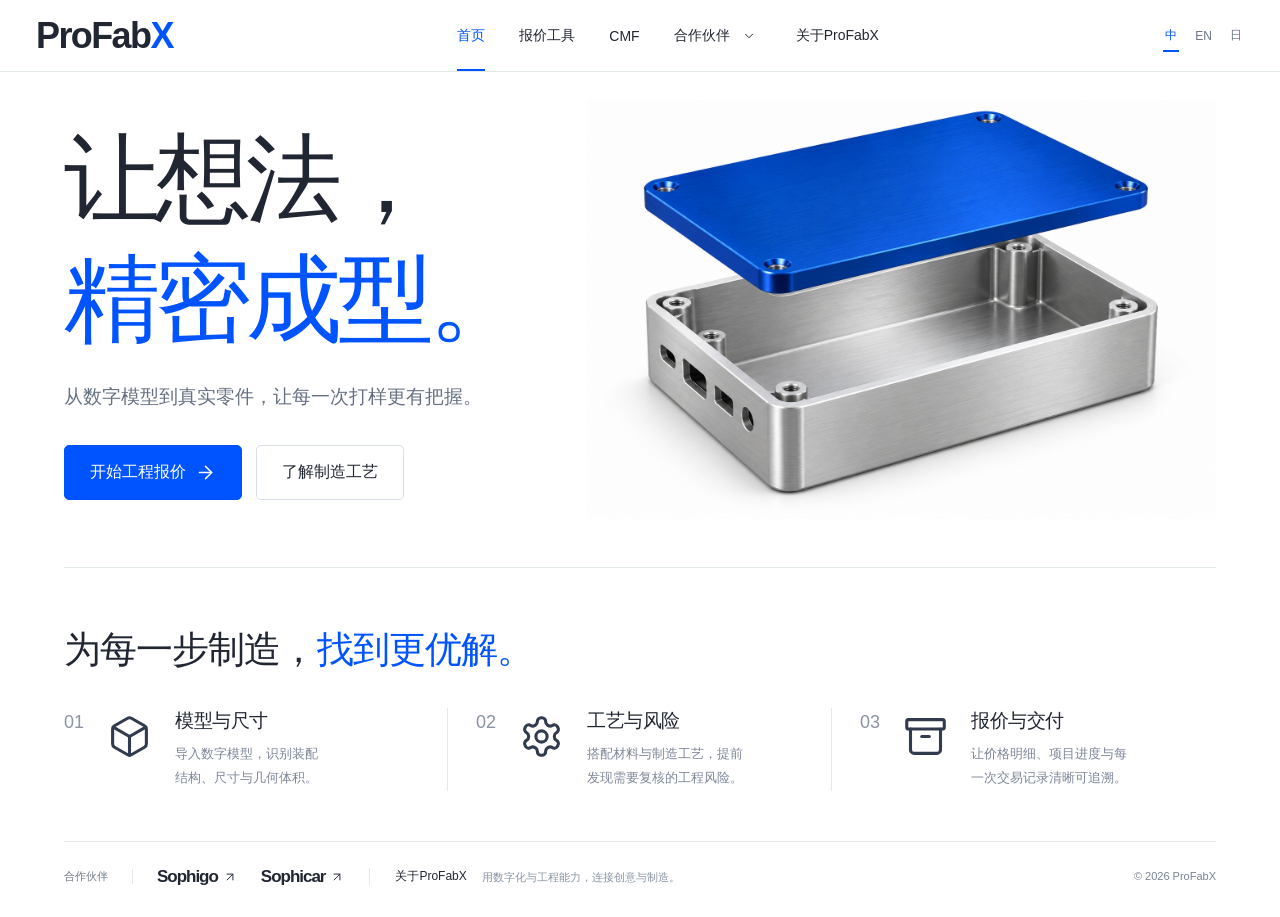
<file: web/index.html>
<!doctype html><html lang="zh-CN"><head><link rel="icon" href="./favicon.svg" type="image/svg+xml"><meta charset="UTF-8"><meta name="viewport" content="width=device-width,initial-scale=1"><meta name="description" content="ProFabX 工程打样与制造报价：模型预览、材料工艺配置、风险提示与本地归档。"><title>ProFabX — 让想法，精密成型。</title>  <script type="module" crossorigin src="./assets/main-CY6rq3o4.js"></script>
  <link rel="stylesheet" crossorigin href="./assets/main-N_y25rXv.css">
</head><body><div id="root"></div></body></html>
</file>
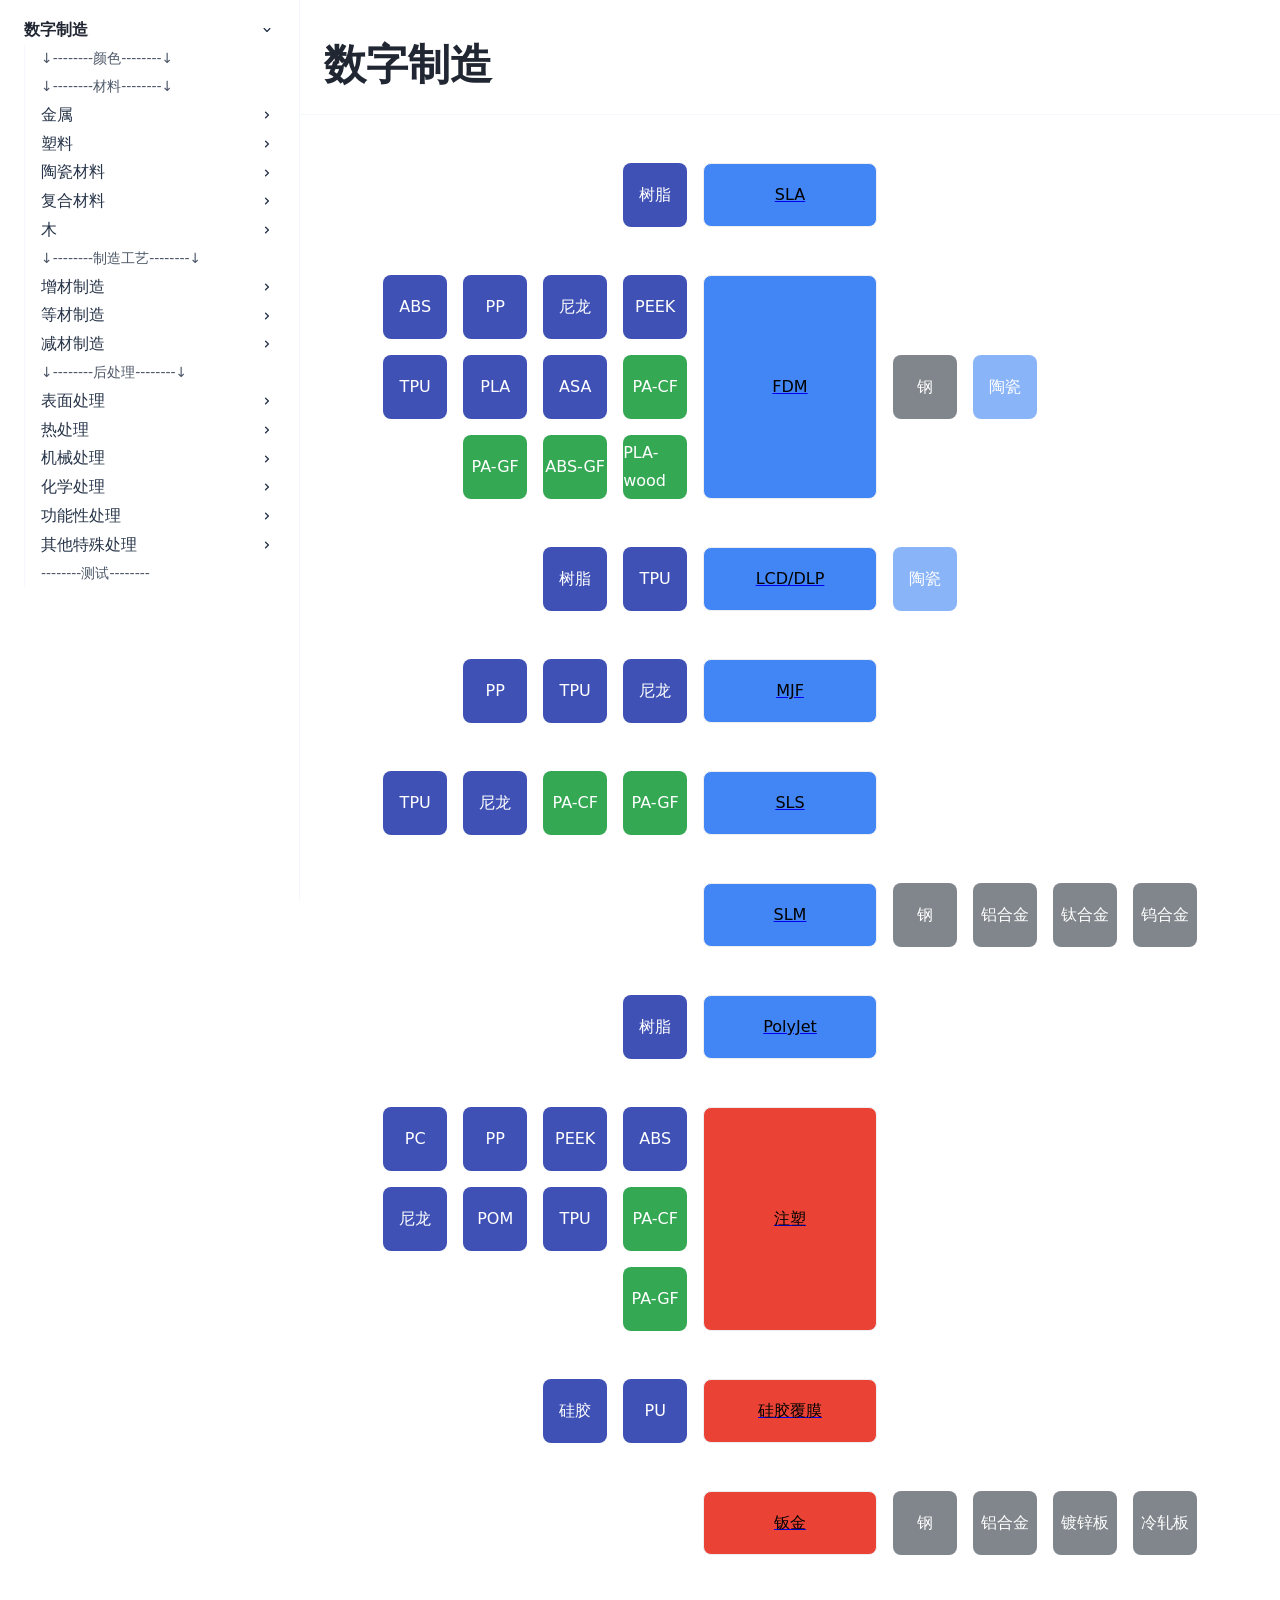
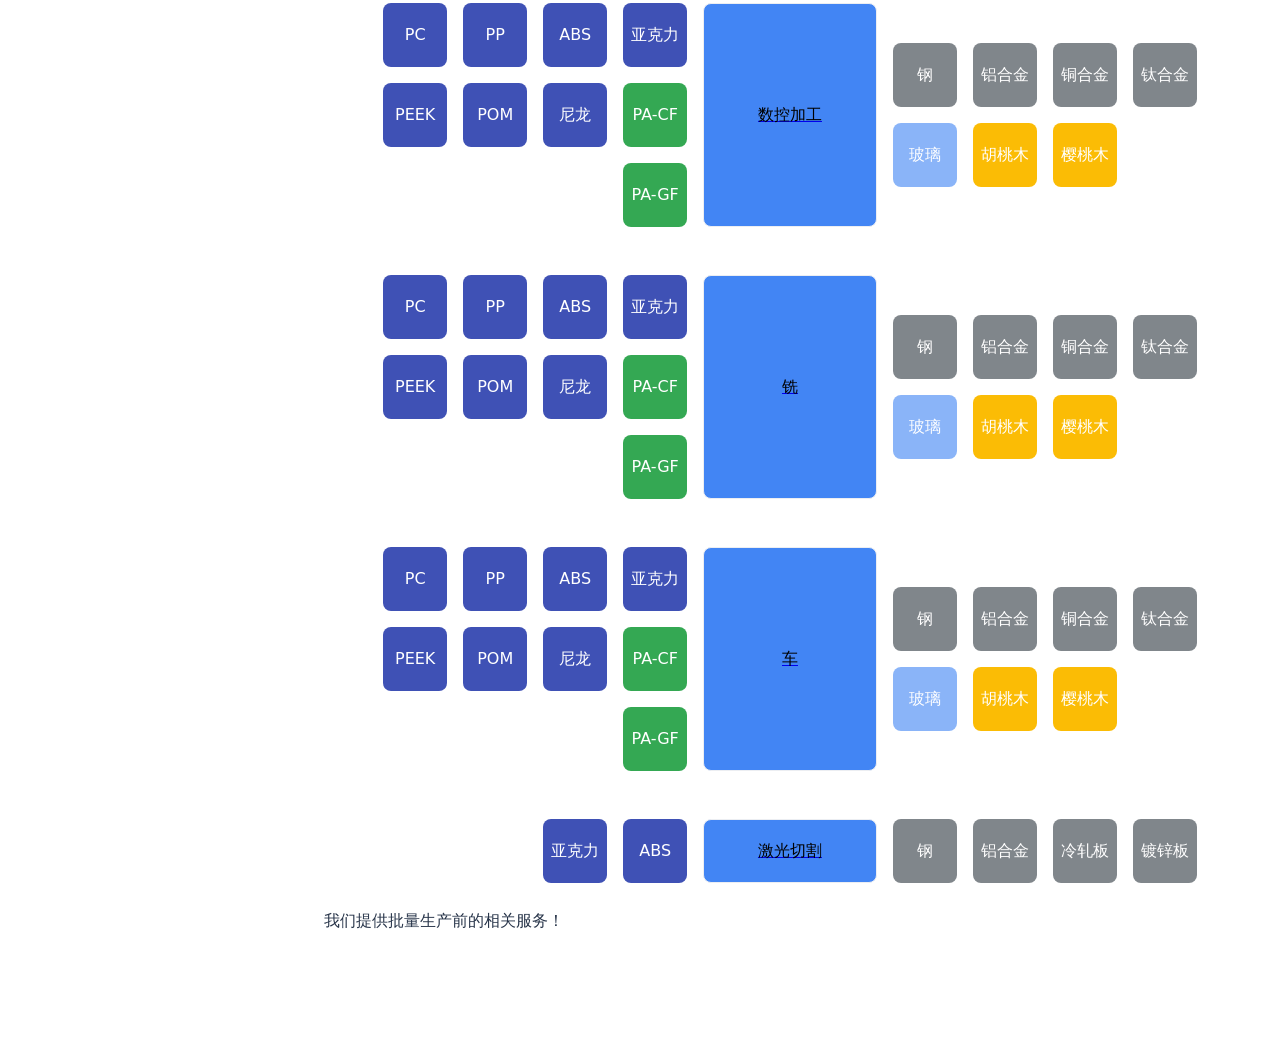
<file: web/cmf-reference/index.html>
<!doctype html><html lang="zh-CN" dir="ltr" data-has-sidebar="" class="astro-lo3zs5wb" data-theme="light"><head><meta charset="utf-8"><meta name="viewport" content="width=device-width,initial-scale=1"><title>数字制造 · CMF</title><link rel="stylesheet" href="./reference.css"><link rel="stylesheet" href="./local-shell.css"></head> <body class="astro-lo3zs5wb"><starlight-menu-button class="astro-t2nuhtiq" id="cmf-local-menu"><button aria-expanded="false" aria-label="资料目录" aria-controls="starlight__sidebar" class="sl-flex md:sl-hidden astro-t2nuhtiq" id="cmf-directory-toggle"> <svg aria-hidden="true" class="astro-t2nuhtiq astro-bnw3u5lh" width="16" height="16" viewBox="0 0 24 24" fill="currentColor" style="--sl-icon-size: 1em;"><path d="M3 8h18a1 1 0 1 0 0-2H3a1 1 0 0 0 0 2Zm18 8H3a1 1 0 0 0 0 2h18a1 1 0 0 0 0-2Zm0-5H3a1 1 0 0 0 0 2h18a1 1 0 0 0 0-2Z"></path></svg>  </button></starlight-menu-button> <a href="#_top" class="astro-kjg7cn34">跳转到内容</a>  <div class="page sl-flex astro-fdpwgrft">  <nav class="sidebar astro-fdpwgrft" aria-label="主要">     <div id="starlight__sidebar" class="sidebar-pane astro-fdpwgrft"> <div class="sidebar-content sl-flex astro-fdpwgrft"> <ul class="top-level astro-z2zdus5w"> <li class="astro-z2zdus5w"> <details open="" class="astro-z2zdus5w"> <summary data-target-href="https://profabx.com/prototype/colour/colour/" class="astro-z2zdus5w"> <div class="group-label astro-z2zdus5w"> <span class="large astro-z2zdus5w"> 数字制造 </span>  </div> <svg aria-hidden="true" class="caret astro-z2zdus5w astro-bnw3u5lh" width="16" height="16" viewBox="0 0 24 24" fill="currentColor" style="--sl-icon-size: 1.25rem;"><path d="m14.83 11.29-4.24-4.24a1 1 0 1 0-1.42 1.41L12.71 12l-3.54 3.54a1 1 0 0 0 0 1.41 1 1 0 0 0 .71.29 1 1 0 0 0 .71-.29l4.24-4.24a1.002 1.002 0 0 0 0-1.42Z"></path></svg>  </summary> <ul class="astro-z2zdus5w"> <li class="astro-z2zdus5w"> <a href="https://profabx.com/prototype/colour/colour/" class="astro-z2zdus5w" id="prototype" target="_blank" rel="noopener noreferrer"> <span class="astro-z2zdus5w">↓--------颜色--------↓</span>  </a> </li><li class="astro-z2zdus5w"> <a href="https://profabx.com/prototype/about/" class="astro-z2zdus5w" id="prototype" target="_blank" rel="noopener noreferrer"> <span class="astro-z2zdus5w">↓--------材料--------↓</span>  </a> </li><li class="astro-z2zdus5w"> <details class="astro-z2zdus5w"> <summary data-target-href="https://profabx.com/prototype/material/metal/ss/" class="astro-z2zdus5w"> <div class="group-label astro-z2zdus5w"> <span class="astro-z2zdus5w"> 金属 </span>  </div> <svg aria-hidden="true" class="caret astro-z2zdus5w astro-bnw3u5lh" width="16" height="16" viewBox="0 0 24 24" fill="currentColor" style="--sl-icon-size: 1.25rem;"><path d="m14.83 11.29-4.24-4.24a1 1 0 1 0-1.42 1.41L12.71 12l-3.54 3.54a1 1 0 0 0 0 1.41 1 1 0 0 0 .71.29 1 1 0 0 0 .71-.29l4.24-4.24a1.002 1.002 0 0 0 0-1.42Z"></path></svg>  </summary> <ul class="astro-z2zdus5w"> <li class="astro-z2zdus5w"> <a href="https://profabx.com/prototype/material/metal/ss/" class="astro-z2zdus5w" id="prototype" target="_blank" rel="noopener noreferrer"> <span class="astro-z2zdus5w">铁/钢</span>  </a> </li><li class="astro-z2zdus5w"> <a href="https://profabx.com/prototype/material/metal/al/" class="astro-z2zdus5w" id="prototype" target="_blank" rel="noopener noreferrer"> <span class="astro-z2zdus5w">铝</span>  </a> </li><li class="astro-z2zdus5w"> <a href="https://profabx.com/prototype/material/metal/cu/" class="astro-z2zdus5w" id="prototype" target="_blank" rel="noopener noreferrer"> <span class="astro-z2zdus5w">铜</span>  </a> </li><li class="astro-z2zdus5w"> <a href="https://profabx.com/prototype/material/metal/ti/" class="astro-z2zdus5w" id="prototype" target="_blank" rel="noopener noreferrer"> <span class="astro-z2zdus5w">钛</span>  </a> </li><li class="astro-z2zdus5w"> <a href="https://profabx.com/prototype/material/metal/tungsten/" class="astro-z2zdus5w" id="prototype" target="_blank" rel="noopener noreferrer"> <span class="astro-z2zdus5w">钨</span>  </a> </li><li class="astro-z2zdus5w"> <a href="https://profabx.com/prototype/material/metal/galvanizedsteel/" class="astro-z2zdus5w" id="prototype" target="_blank" rel="noopener noreferrer"> <span class="astro-z2zdus5w">镀锌板</span>  </a> </li><li class="astro-z2zdus5w"> <a href="https://profabx.com/prototype/material/metal/coldrolled/" class="astro-z2zdus5w" id="prototype" target="_blank" rel="noopener noreferrer"> <span class="astro-z2zdus5w">冷轧板</span>  </a> </li><li class="astro-z2zdus5w"> <a href="https://profabx.com/prototype/material/metal/metal/" class="astro-z2zdus5w" id="prototype" target="_blank" rel="noopener noreferrer"> <span class="astro-z2zdus5w">其他金属</span>  </a> </li> </ul>  </details> </li><li class="astro-z2zdus5w"> <details class="astro-z2zdus5w"> <summary data-target-href="https://profabx.com/prototype/material/polymers/abs/" class="astro-z2zdus5w"> <div class="group-label astro-z2zdus5w"> <span class="astro-z2zdus5w"> 塑料 </span>  </div> <svg aria-hidden="true" class="caret astro-z2zdus5w astro-bnw3u5lh" width="16" height="16" viewBox="0 0 24 24" fill="currentColor" style="--sl-icon-size: 1.25rem;"><path d="m14.83 11.29-4.24-4.24a1 1 0 1 0-1.42 1.41L12.71 12l-3.54 3.54a1 1 0 0 0 0 1.41 1 1 0 0 0 .71.29 1 1 0 0 0 .71-.29l4.24-4.24a1.002 1.002 0 0 0 0-1.42Z"></path></svg>  </summary> <ul class="astro-z2zdus5w"> <li class="astro-z2zdus5w"> <a href="https://profabx.com/prototype/material/polymers/abs/" class="astro-z2zdus5w" id="prototype" target="_blank" rel="noopener noreferrer"> <span class="astro-z2zdus5w">ABS</span>  </a> </li><li class="astro-z2zdus5w"> <a href="https://profabx.com/prototype/material/polymers/pa/" class="astro-z2zdus5w" id="prototype" target="_blank" rel="noopener noreferrer"> <span class="astro-z2zdus5w">尼龙</span>  </a> </li><li class="astro-z2zdus5w"> <a href="https://profabx.com/prototype/material/polymers/pla/" class="astro-z2zdus5w" id="prototype" target="_blank" rel="noopener noreferrer"> <span class="astro-z2zdus5w">PLA</span>  </a> </li><li class="astro-z2zdus5w"> <a href="https://profabx.com/prototype/material/polymers/pom/" class="astro-z2zdus5w" id="prototype" target="_blank" rel="noopener noreferrer"> <span class="astro-z2zdus5w">POM</span>  </a> </li><li class="astro-z2zdus5w"> <a href="https://profabx.com/prototype/material/polymers/pp/" class="astro-z2zdus5w" id="prototype" target="_blank" rel="noopener noreferrer"> <span class="astro-z2zdus5w">PP</span>  </a> </li><li class="astro-z2zdus5w"> <a href="https://profabx.com/prototype/material/polymers/resin/" class="astro-z2zdus5w" id="prototype" target="_blank" rel="noopener noreferrer"> <span class="astro-z2zdus5w">树脂</span>  </a> </li><li class="astro-z2zdus5w"> <a href="https://profabx.com/prototype/material/polymers/tpu/" class="astro-z2zdus5w" id="prototype" target="_blank" rel="noopener noreferrer"> <span class="astro-z2zdus5w">TPU</span>  </a> </li><li class="astro-z2zdus5w"> <a href="https://profabx.com/prototype/material/polymers/pc/" class="astro-z2zdus5w" id="prototype" target="_blank" rel="noopener noreferrer"> <span class="astro-z2zdus5w">PC</span>  </a> </li><li class="astro-z2zdus5w"> <a href="https://profabx.com/prototype/material/polymers/peek/" class="astro-z2zdus5w" id="prototype" target="_blank" rel="noopener noreferrer"> <span class="astro-z2zdus5w">PEEK</span>  </a> </li><li class="astro-z2zdus5w"> <a href="https://profabx.com/prototype/material/polymers/acrylic/" class="astro-z2zdus5w" id="prototype" target="_blank" rel="noopener noreferrer"> <span class="astro-z2zdus5w">亚克力</span>  </a> </li><li class="astro-z2zdus5w"> <a href="https://profabx.com/prototype/material/polymers/asa/" class="astro-z2zdus5w" id="prototype" target="_blank" rel="noopener noreferrer"> <span class="astro-z2zdus5w">ASA</span>  </a> </li><li class="astro-z2zdus5w"> <a href="https://profabx.com/prototype/material/polymers/silicon/" class="astro-z2zdus5w" id="prototype" target="_blank" rel="noopener noreferrer"> <span class="astro-z2zdus5w">硅胶</span>  </a> </li><li class="astro-z2zdus5w"> <a href="https://profabx.com/prototype/material/polymers/polymers/" class="astro-z2zdus5w" id="prototype" target="_blank" rel="noopener noreferrer"> <span class="astro-z2zdus5w">其他塑料</span>  </a> </li> </ul>  </details> </li><li class="astro-z2zdus5w"> <details class="astro-z2zdus5w"> <summary data-target-href="https://profabx.com/prototype/material/ceramics/ceramics/" class="astro-z2zdus5w"> <div class="group-label astro-z2zdus5w"> <span class="astro-z2zdus5w"> 陶瓷材料 </span>  </div> <svg aria-hidden="true" class="caret astro-z2zdus5w astro-bnw3u5lh" width="16" height="16" viewBox="0 0 24 24" fill="currentColor" style="--sl-icon-size: 1.25rem;"><path d="m14.83 11.29-4.24-4.24a1 1 0 1 0-1.42 1.41L12.71 12l-3.54 3.54a1 1 0 0 0 0 1.41 1 1 0 0 0 .71.29 1 1 0 0 0 .71-.29l4.24-4.24a1.002 1.002 0 0 0 0-1.42Z"></path></svg>  </summary> <ul class="astro-z2zdus5w"> <li class="astro-z2zdus5w"> <a href="https://profabx.com/prototype/material/ceramics/ceramics/" class="astro-z2zdus5w" id="prototype" target="_blank" rel="noopener noreferrer"> <span class="astro-z2zdus5w">陶瓷</span>  </a> </li><li class="astro-z2zdus5w"> <a href="https://profabx.com/prototype/material/ceramics/glass/" class="astro-z2zdus5w" id="prototype" target="_blank" rel="noopener noreferrer"> <span class="astro-z2zdus5w">玻璃</span>  </a> </li><li class="astro-z2zdus5w"> <a href="https://profabx.com/prototype/material/ceramics/ceramics/" class="astro-z2zdus5w" id="prototype" target="_blank" rel="noopener noreferrer"> <span class="astro-z2zdus5w">其他陶瓷材料</span>  </a> </li> </ul>  </details> </li><li class="astro-z2zdus5w"> <details class="astro-z2zdus5w"> <summary data-target-href="https://profabx.com/prototype/material/composites/cf/" class="astro-z2zdus5w"> <div class="group-label astro-z2zdus5w"> <span class="astro-z2zdus5w"> 复合材料 </span>  </div> <svg aria-hidden="true" class="caret astro-z2zdus5w astro-bnw3u5lh" width="16" height="16" viewBox="0 0 24 24" fill="currentColor" style="--sl-icon-size: 1.25rem;"><path d="m14.83 11.29-4.24-4.24a1 1 0 1 0-1.42 1.41L12.71 12l-3.54 3.54a1 1 0 0 0 0 1.41 1 1 0 0 0 .71.29 1 1 0 0 0 .71-.29l4.24-4.24a1.002 1.002 0 0 0 0-1.42Z"></path></svg>  </summary> <ul class="astro-z2zdus5w"> <li class="astro-z2zdus5w"> <a href="https://profabx.com/prototype/material/composites/cf/" class="astro-z2zdus5w" id="prototype" target="_blank" rel="noopener noreferrer"> <span class="astro-z2zdus5w">碳纤维</span>  </a> </li><li class="astro-z2zdus5w"> <a href="https://profabx.com/prototype/material/composites/gf/" class="astro-z2zdus5w" id="prototype" target="_blank" rel="noopener noreferrer"> <span class="astro-z2zdus5w">玻璃纤维</span>  </a> </li><li class="astro-z2zdus5w"> <a href="https://profabx.com/prototype/material/composites/pagf/" class="astro-z2zdus5w" id="prototype" target="_blank" rel="noopener noreferrer"> <span class="astro-z2zdus5w">尼龙玻纤</span>  </a> </li><li class="astro-z2zdus5w"> <a href="https://profabx.com/prototype/material/composites/pacf/" class="astro-z2zdus5w" id="prototype" target="_blank" rel="noopener noreferrer"> <span class="astro-z2zdus5w">尼龙碳纤维</span>  </a> </li><li class="astro-z2zdus5w"> <a href="https://profabx.com/prototype/material/composites/absgf/" class="astro-z2zdus5w" id="prototype" target="_blank" rel="noopener noreferrer"> <span class="astro-z2zdus5w">ABS-GF</span>  </a> </li><li class="astro-z2zdus5w"> <a href="https://profabx.com/prototype/material/composites/abspc/" class="astro-z2zdus5w" id="prototype" target="_blank" rel="noopener noreferrer"> <span class="astro-z2zdus5w">ABS-PC</span>  </a> </li><li class="astro-z2zdus5w"> <a href="https://profabx.com/prototype/material/composites/" class="astro-z2zdus5w" id="prototype" target="_blank" rel="noopener noreferrer"> <span class="astro-z2zdus5w">其他复合材料</span>  </a> </li> </ul>  </details> </li><li class="astro-z2zdus5w"> <details class="astro-z2zdus5w"> <summary data-target-href="https://profabx.com/prototype/material/wood/walnut/" class="astro-z2zdus5w"> <div class="group-label astro-z2zdus5w"> <span class="astro-z2zdus5w"> 木 </span>  </div> <svg aria-hidden="true" class="caret astro-z2zdus5w astro-bnw3u5lh" width="16" height="16" viewBox="0 0 24 24" fill="currentColor" style="--sl-icon-size: 1.25rem;"><path d="m14.83 11.29-4.24-4.24a1 1 0 1 0-1.42 1.41L12.71 12l-3.54 3.54a1 1 0 0 0 0 1.41 1 1 0 0 0 .71.29 1 1 0 0 0 .71-.29l4.24-4.24a1.002 1.002 0 0 0 0-1.42Z"></path></svg>  </summary> <ul class="astro-z2zdus5w"> <li class="astro-z2zdus5w"> <a href="https://profabx.com/prototype/material/wood/walnut/" class="astro-z2zdus5w" id="prototype" target="_blank" rel="noopener noreferrer"> <span class="astro-z2zdus5w">胡桃木</span>  </a> </li><li class="astro-z2zdus5w"> <a href="https://profabx.com/prototype/material/wood/cherry/" class="astro-z2zdus5w" id="prototype" target="_blank" rel="noopener noreferrer"> <span class="astro-z2zdus5w">樱桃木</span>  </a> </li><li class="astro-z2zdus5w"> <a href="https://profabx.com/prototype/material/wood/plywood/" class="astro-z2zdus5w" id="prototype" target="_blank" rel="noopener noreferrer"> <span class="astro-z2zdus5w">胶合板</span>  </a> </li> </ul>  </details> </li><li class="astro-z2zdus5w"> <a href="https://profabx.com/prototype/manufacture/" class="astro-z2zdus5w" id="prototype" target="_blank" rel="noopener noreferrer"> <span class="astro-z2zdus5w">↓--------制造工艺--------↓</span>  </a> </li><li class="astro-z2zdus5w"> <details class="astro-z2zdus5w"> <summary data-target-href="https://profabx.com/prototype/manufacture/add/add/" class="astro-z2zdus5w"> <div class="group-label astro-z2zdus5w"> <span class="astro-z2zdus5w"> 增材制造 </span>  </div> <svg aria-hidden="true" class="caret astro-z2zdus5w astro-bnw3u5lh" width="16" height="16" viewBox="0 0 24 24" fill="currentColor" style="--sl-icon-size: 1.25rem;"><path d="m14.83 11.29-4.24-4.24a1 1 0 1 0-1.42 1.41L12.71 12l-3.54 3.54a1 1 0 0 0 0 1.41 1 1 0 0 0 .71.29 1 1 0 0 0 .71-.29l4.24-4.24a1.002 1.002 0 0 0 0-1.42Z"></path></svg>  </summary> <ul class="astro-z2zdus5w"> <li class="astro-z2zdus5w"> <a href="https://profabx.com/prototype/manufacture/add/add/" class="astro-z2zdus5w" id="prototype" target="_blank" rel="noopener noreferrer"> <span class="astro-z2zdus5w">增材制造概况</span>  </a> </li><li class="astro-z2zdus5w"> <a href="https://profabx.com/prototype/manufacture/add/sla/" class="astro-z2zdus5w" id="prototype" target="_blank" rel="noopener noreferrer"> <span class="astro-z2zdus5w">SLA</span>  </a> </li><li class="astro-z2zdus5w"> <a href="https://profabx.com/prototype/manufacture/add/fdm/" class="astro-z2zdus5w" id="prototype" target="_blank" rel="noopener noreferrer"> <span class="astro-z2zdus5w">FDM</span>  </a> </li><li class="astro-z2zdus5w"> <a href="https://profabx.com/prototype/manufacture/add/lcddlp/" class="astro-z2zdus5w" id="prototype" target="_blank" rel="noopener noreferrer"> <span class="astro-z2zdus5w">LCD/DLP</span>  </a> </li><li class="astro-z2zdus5w"> <a href="https://profabx.com/prototype/manufacture/add/mjf/" class="astro-z2zdus5w" id="prototype" target="_blank" rel="noopener noreferrer"> <span class="astro-z2zdus5w">MJF</span>  </a> </li><li class="astro-z2zdus5w"> <a href="https://profabx.com/prototype/manufacture/add/sls/" class="astro-z2zdus5w" id="prototype" target="_blank" rel="noopener noreferrer"> <span class="astro-z2zdus5w">SLS</span>  </a> </li><li class="astro-z2zdus5w"> <a href="https://profabx.com/prototype/manufacture/add/slm/" class="astro-z2zdus5w" id="prototype" target="_blank" rel="noopener noreferrer"> <span class="astro-z2zdus5w">SLM</span>  </a> </li><li class="astro-z2zdus5w"> <a href="https://profabx.com/prototype/manufacture/add/polyjet/" class="astro-z2zdus5w" id="prototype" target="_blank" rel="noopener noreferrer"> <span class="astro-z2zdus5w">Polyjet</span>  </a> </li><li class="astro-z2zdus5w"> <a href="https://profabx.com/prototype/manufacture/add/otheradd/" class="astro-z2zdus5w" id="prototype" target="_blank" rel="noopener noreferrer"> <span class="astro-z2zdus5w">其他增材制造</span>  </a> </li> </ul>  </details> </li><li class="astro-z2zdus5w"> <details class="astro-z2zdus5w"> <summary data-target-href="https://profabx.com/prototype/manufacture/equal/equal/" class="astro-z2zdus5w"> <div class="group-label astro-z2zdus5w"> <span class="astro-z2zdus5w"> 等材制造 </span>  </div> <svg aria-hidden="true" class="caret astro-z2zdus5w astro-bnw3u5lh" width="16" height="16" viewBox="0 0 24 24" fill="currentColor" style="--sl-icon-size: 1.25rem;"><path d="m14.83 11.29-4.24-4.24a1 1 0 1 0-1.42 1.41L12.71 12l-3.54 3.54a1 1 0 0 0 0 1.41 1 1 0 0 0 .71.29 1 1 0 0 0 .71-.29l4.24-4.24a1.002 1.002 0 0 0 0-1.42Z"></path></svg>  </summary> <ul class="astro-z2zdus5w"> <li class="astro-z2zdus5w"> <a href="https://profabx.com/prototype/manufacture/equal/equal/" class="astro-z2zdus5w" id="prototype" target="_blank" rel="noopener noreferrer"> <span class="astro-z2zdus5w">等材制造概况</span>  </a> </li><li class="astro-z2zdus5w"> <a href="https://profabx.com/prototype/manufacture/equal/injection/" class="astro-z2zdus5w" id="prototype" target="_blank" rel="noopener noreferrer"> <span class="astro-z2zdus5w">注塑</span>  </a> </li><li class="astro-z2zdus5w"> <a href="https://profabx.com/prototype/manufacture/equal/siliconemold/" class="astro-z2zdus5w" id="prototype" target="_blank" rel="noopener noreferrer"> <span class="astro-z2zdus5w">硅胶覆膜</span>  </a> </li><li class="astro-z2zdus5w"> <a href="https://profabx.com/prototype/manufacture/equal/sheetmetal/" class="astro-z2zdus5w" id="prototype" target="_blank" rel="noopener noreferrer"> <span class="astro-z2zdus5w">钣金工艺</span>  </a> </li><li class="astro-z2zdus5w"> <a href="https://profabx.com/prototype/manufacture/equal/otherequal/" class="astro-z2zdus5w" id="prototype" target="_blank" rel="noopener noreferrer"> <span class="astro-z2zdus5w">其他等材制造工艺</span>  </a> </li> </ul>  </details> </li><li class="astro-z2zdus5w"> <details class="astro-z2zdus5w"> <summary data-target-href="https://profabx.com/prototype/manufacture/substractive/substractive/" class="astro-z2zdus5w"> <div class="group-label astro-z2zdus5w"> <span class="astro-z2zdus5w"> 减材制造 </span>  </div> <svg aria-hidden="true" class="caret astro-z2zdus5w astro-bnw3u5lh" width="16" height="16" viewBox="0 0 24 24" fill="currentColor" style="--sl-icon-size: 1.25rem;"><path d="m14.83 11.29-4.24-4.24a1 1 0 1 0-1.42 1.41L12.71 12l-3.54 3.54a1 1 0 0 0 0 1.41 1 1 0 0 0 .71.29 1 1 0 0 0 .71-.29l4.24-4.24a1.002 1.002 0 0 0 0-1.42Z"></path></svg>  </summary> <ul class="astro-z2zdus5w"> <li class="astro-z2zdus5w"> <a href="https://profabx.com/prototype/manufacture/substractive/substractive/" class="astro-z2zdus5w" id="prototype" target="_blank" rel="noopener noreferrer"> <span class="astro-z2zdus5w">减材制造概况</span>  </a> </li><li class="astro-z2zdus5w"> <a href="https://profabx.com/prototype/manufacture/substractive/cnc/" class="astro-z2zdus5w" id="prototype" target="_blank" rel="noopener noreferrer"> <span class="astro-z2zdus5w">CNC</span>  </a> </li><li class="astro-z2zdus5w"> <a href="https://profabx.com/prototype/manufacture/substractive/lathing/" class="astro-z2zdus5w" id="prototype" target="_blank" rel="noopener noreferrer"> <span class="astro-z2zdus5w">车</span>  </a> </li><li class="astro-z2zdus5w"> <a href="https://profabx.com/prototype/manufacture/substractive/milling/" class="astro-z2zdus5w" id="prototype" target="_blank" rel="noopener noreferrer"> <span class="astro-z2zdus5w">铣</span>  </a> </li><li class="astro-z2zdus5w"> <a href="https://profabx.com/prototype/manufacture/substractive/lasercutter/" class="astro-z2zdus5w" id="prototype" target="_blank" rel="noopener noreferrer"> <span class="astro-z2zdus5w">激光切割</span>  </a> </li><li class="astro-z2zdus5w"> <a href="https://profabx.com/prototype/manufacture/substractive/othersubstractive/" class="astro-z2zdus5w" id="prototype" target="_blank" rel="noopener noreferrer"> <span class="astro-z2zdus5w">其他减材制造工艺</span>  </a> </li> </ul>  </details> </li><li class="astro-z2zdus5w"> <a href="https://profabx.com/prototype/postprocess/postprocess/" class="astro-z2zdus5w" id="prototype" target="_blank" rel="noopener noreferrer"> <span class="astro-z2zdus5w">↓--------后处理--------↓</span>  </a> </li><li class="astro-z2zdus5w"> <details class="astro-z2zdus5w"> <summary data-target-href="https://profabx.com/prototype/postprocess/surface/coating/" class="astro-z2zdus5w"> <div class="group-label astro-z2zdus5w"> <span class="astro-z2zdus5w"> 表面处理 </span>  </div> <svg aria-hidden="true" class="caret astro-z2zdus5w astro-bnw3u5lh" width="16" height="16" viewBox="0 0 24 24" fill="currentColor" style="--sl-icon-size: 1.25rem;"><path d="m14.83 11.29-4.24-4.24a1 1 0 1 0-1.42 1.41L12.71 12l-3.54 3.54a1 1 0 0 0 0 1.41 1 1 0 0 0 .71.29 1 1 0 0 0 .71-.29l4.24-4.24a1.002 1.002 0 0 0 0-1.42Z"></path></svg>  </summary> <ul class="astro-z2zdus5w"> <li class="astro-z2zdus5w"> <a href="https://profabx.com/prototype/postprocess/surface/coating/" class="astro-z2zdus5w" id="prototype" target="_blank" rel="noopener noreferrer"> <span class="astro-z2zdus5w">喷涂</span>  </a> </li><li class="astro-z2zdus5w"> <a href="https://profabx.com/prototype/postprocess/surface/electroplating/" class="astro-z2zdus5w" id="prototype" target="_blank" rel="noopener noreferrer"> <span class="astro-z2zdus5w">电镀</span>  </a> </li><li class="astro-z2zdus5w"> <a href="https://profabx.com/prototype/postprocess/surface/anodizing/" class="astro-z2zdus5w" id="prototype" target="_blank" rel="noopener noreferrer"> <span class="astro-z2zdus5w">阳极氧化</span>  </a> </li> </ul>  </details> </li><li class="astro-z2zdus5w"> <details class="astro-z2zdus5w"> <summary data-target-href="https://profabx.com/prototype/postprocess/heat/quenching/" class="astro-z2zdus5w"> <div class="group-label astro-z2zdus5w"> <span class="astro-z2zdus5w"> 热处理 </span>  </div> <svg aria-hidden="true" class="caret astro-z2zdus5w astro-bnw3u5lh" width="16" height="16" viewBox="0 0 24 24" fill="currentColor" style="--sl-icon-size: 1.25rem;"><path d="m14.83 11.29-4.24-4.24a1 1 0 1 0-1.42 1.41L12.71 12l-3.54 3.54a1 1 0 0 0 0 1.41 1 1 0 0 0 .71.29 1 1 0 0 0 .71-.29l4.24-4.24a1.002 1.002 0 0 0 0-1.42Z"></path></svg>  </summary> <ul class="astro-z2zdus5w"> <li class="astro-z2zdus5w"> <a href="https://profabx.com/prototype/postprocess/heat/quenching/" class="astro-z2zdus5w" id="prototype" target="_blank" rel="noopener noreferrer"> <span class="astro-z2zdus5w">淬火</span>  </a> </li><li class="astro-z2zdus5w"> <a href="https://profabx.com/prototype/postprocess/heat/tempering/" class="astro-z2zdus5w" id="prototype" target="_blank" rel="noopener noreferrer"> <span class="astro-z2zdus5w">回火</span>  </a> </li><li class="astro-z2zdus5w"> <a href="https://profabx.com/prototype/postprocess/heat/annealing/" class="astro-z2zdus5w" id="prototype" target="_blank" rel="noopener noreferrer"> <span class="astro-z2zdus5w">退火</span>  </a> </li><li class="astro-z2zdus5w"> <a href="https://profabx.com/prototype/postprocess/heat/normalizing/" class="astro-z2zdus5w" id="prototype" target="_blank" rel="noopener noreferrer"> <span class="astro-z2zdus5w">正火</span>  </a> </li><li class="astro-z2zdus5w"> <a href="https://profabx.com/prototype/postprocess/heat/Surface%20Hardening/" class="astro-z2zdus5w" id="prototype" target="_blank" rel="noopener noreferrer"> <span class="astro-z2zdus5w">表面硬化</span>  </a> </li> </ul>  </details> </li><li class="astro-z2zdus5w"> <details class="astro-z2zdus5w"> <summary data-target-href="https://profabx.com/prototype/postprocess/mechanical/deburring/" class="astro-z2zdus5w"> <div class="group-label astro-z2zdus5w"> <span class="astro-z2zdus5w"> 机械处理 </span>  </div> <svg aria-hidden="true" class="caret astro-z2zdus5w astro-bnw3u5lh" width="16" height="16" viewBox="0 0 24 24" fill="currentColor" style="--sl-icon-size: 1.25rem;"><path d="m14.83 11.29-4.24-4.24a1 1 0 1 0-1.42 1.41L12.71 12l-3.54 3.54a1 1 0 0 0 0 1.41 1 1 0 0 0 .71.29 1 1 0 0 0 .71-.29l4.24-4.24a1.002 1.002 0 0 0 0-1.42Z"></path></svg>  </summary> <ul class="astro-z2zdus5w"> <li class="astro-z2zdus5w"> <a href="https://profabx.com/prototype/postprocess/mechanical/deburring/" class="astro-z2zdus5w" id="prototype" target="_blank" rel="noopener noreferrer"> <span class="astro-z2zdus5w">去毛刺</span>  </a> </li><li class="astro-z2zdus5w"> <a href="https://profabx.com/prototype/postprocess/mechanical/grinding/" class="astro-z2zdus5w" id="prototype" target="_blank" rel="noopener noreferrer"> <span class="astro-z2zdus5w">打磨</span>  </a> </li><li class="astro-z2zdus5w"> <a href="https://profabx.com/prototype/postprocess/mechanical/sandblasting/" class="astro-z2zdus5w" id="prototype" target="_blank" rel="noopener noreferrer"> <span class="astro-z2zdus5w">喷砂</span>  </a> </li><li class="astro-z2zdus5w"> <a href="https://profabx.com/prototype/postprocess/mechanical/polishing/" class="astro-z2zdus5w" id="prototype" target="_blank" rel="noopener noreferrer"> <span class="astro-z2zdus5w">抛光</span>  </a> </li> </ul>  </details> </li><li class="astro-z2zdus5w"> <details class="astro-z2zdus5w"> <summary data-target-href="https://profabx.com/prototype/postprocess/chemical/pickling/" class="astro-z2zdus5w"> <div class="group-label astro-z2zdus5w"> <span class="astro-z2zdus5w"> 化学处理 </span>  </div> <svg aria-hidden="true" class="caret astro-z2zdus5w astro-bnw3u5lh" width="16" height="16" viewBox="0 0 24 24" fill="currentColor" style="--sl-icon-size: 1.25rem;"><path d="m14.83 11.29-4.24-4.24a1 1 0 1 0-1.42 1.41L12.71 12l-3.54 3.54a1 1 0 0 0 0 1.41 1 1 0 0 0 .71.29 1 1 0 0 0 .71-.29l4.24-4.24a1.002 1.002 0 0 0 0-1.42Z"></path></svg>  </summary> <ul class="astro-z2zdus5w"> <li class="astro-z2zdus5w"> <a href="https://profabx.com/prototype/postprocess/chemical/pickling/" class="astro-z2zdus5w" id="prototype" target="_blank" rel="noopener noreferrer"> <span class="astro-z2zdus5w">酸洗</span>  </a> </li><li class="astro-z2zdus5w"> <a href="https://profabx.com/prototype/postprocess/chemical/cleaning/" class="astro-z2zdus5w" id="prototype" target="_blank" rel="noopener noreferrer"> <span class="astro-z2zdus5w">化学清洗</span>  </a> </li><li class="astro-z2zdus5w"> <a href="https://profabx.com/prototype/postprocess/chemical/polish/" class="astro-z2zdus5w" id="prototype" target="_blank" rel="noopener noreferrer"> <span class="astro-z2zdus5w">化学抛光</span>  </a> </li> </ul>  </details> </li><li class="astro-z2zdus5w"> <details class="astro-z2zdus5w"> <summary data-target-href="https://profabx.com/prototype/postprocess/functional/lubrication/" class="astro-z2zdus5w"> <div class="group-label astro-z2zdus5w"> <span class="astro-z2zdus5w"> 功能性处理 </span>  </div> <svg aria-hidden="true" class="caret astro-z2zdus5w astro-bnw3u5lh" width="16" height="16" viewBox="0 0 24 24" fill="currentColor" style="--sl-icon-size: 1.25rem;"><path d="m14.83 11.29-4.24-4.24a1 1 0 1 0-1.42 1.41L12.71 12l-3.54 3.54a1 1 0 0 0 0 1.41 1 1 0 0 0 .71.29 1 1 0 0 0 .71-.29l4.24-4.24a1.002 1.002 0 0 0 0-1.42Z"></path></svg>  </summary> <ul class="astro-z2zdus5w"> <li class="astro-z2zdus5w"> <a href="https://profabx.com/prototype/postprocess/functional/lubrication/" class="astro-z2zdus5w" id="prototype" target="_blank" rel="noopener noreferrer"> <span class="astro-z2zdus5w">涂覆润滑层</span>  </a> </li><li class="astro-z2zdus5w"> <a href="https://profabx.com/prototype/postprocess/functional/conductive/" class="astro-z2zdus5w" id="prototype" target="_blank" rel="noopener noreferrer"> <span class="astro-z2zdus5w">导电涂层</span>  </a> </li><li class="astro-z2zdus5w"> <a href="https://profabx.com/prototype/postprocess/functional/rustprevention/" class="astro-z2zdus5w" id="prototype" target="_blank" rel="noopener noreferrer"> <span class="astro-z2zdus5w">防锈处理</span>  </a> </li> </ul>  </details> </li><li class="astro-z2zdus5w"> <details class="astro-z2zdus5w"> <summary data-target-href="https://profabx.com/prototype/postprocess/special/laser/" class="astro-z2zdus5w"> <div class="group-label astro-z2zdus5w"> <span class="astro-z2zdus5w"> 其他特殊处理 </span>  </div> <svg aria-hidden="true" class="caret astro-z2zdus5w astro-bnw3u5lh" width="16" height="16" viewBox="0 0 24 24" fill="currentColor" style="--sl-icon-size: 1.25rem;"><path d="m14.83 11.29-4.24-4.24a1 1 0 1 0-1.42 1.41L12.71 12l-3.54 3.54a1 1 0 0 0 0 1.41 1 1 0 0 0 .71.29 1 1 0 0 0 .71-.29l4.24-4.24a1.002 1.002 0 0 0 0-1.42Z"></path></svg>  </summary> <ul class="astro-z2zdus5w"> <li class="astro-z2zdus5w"> <a href="https://profabx.com/prototype/postprocess/special/laser/" class="astro-z2zdus5w" id="prototype" target="_blank" rel="noopener noreferrer"> <span class="astro-z2zdus5w">激光处理</span>  </a> </li><li class="astro-z2zdus5w"> <a href="https://profabx.com/prototype/postprocess/special/ultrasonic/" class="astro-z2zdus5w" id="prototype" target="_blank" rel="noopener noreferrer"> <span class="astro-z2zdus5w">超声波处理</span>  </a> </li> </ul>  </details> </li><li class="astro-z2zdus5w"> <a href="https://profabx.com/prototype/test/test/" class="astro-z2zdus5w" id="prototype" target="_blank" rel="noopener noreferrer"> <span class="astro-z2zdus5w">--------测试--------</span>  </a> </li> </ul>  </details> </li> </ul>  <div class="md:sl-hidden"> <div class="mobile-preferences sl-flex astro-6yrvjc47"> <div class="sl-flex social-icons astro-6yrvjc47"> <nav class="site-navigation astro-qbakz525" aria-label="主导航"> <details class="dropdown astro-qbakz525"> <summary class="dropdown-button astro-qbakz525"> <a href="https://profabx.com/prototype" class="astro-qbakz525" target="_blank" rel="noopener noreferrer">数字制造</a> <span class="caret astro-qbakz525" aria-hidden="true"></span> </summary> <div class="dropdown-content astro-qbakz525"> <a href="https://profabx.com/prototype/about" class="astro-qbakz525" target="_blank" rel="noopener noreferrer">材料</a><a href="https://profabx.com/prototype/manufacture" class="astro-qbakz525" target="_blank" rel="noopener noreferrer">制造工艺</a><a href="https://profabx.com/prototype/postprocess/postprocess" class="astro-qbakz525" target="_blank" rel="noopener noreferrer">后处理</a><a href="https://profabx.com/prototype/test/test" class="astro-qbakz525" target="_blank" rel="noopener noreferrer">测试</a><a href="https://profabx.com/prototype/exploredigitalfabrication" class="astro-qbakz525" target="_blank" rel="noopener noreferrer">探索数字制造</a> </div> </details><details class="dropdown astro-qbakz525"> <summary class="dropdown-button astro-qbakz525"> <span class="astro-qbakz525">工具</span> <span class="caret astro-qbakz525" aria-hidden="true"></span> </summary> <div class="dropdown-content astro-qbakz525"> <a href="https://profabx.com/tools/auto-quote/" class="astro-qbakz525" target="_blank" rel="noopener noreferrer">自动报价</a> </div> </details><details class="dropdown astro-qbakz525"> <summary class="dropdown-button astro-qbakz525"> <span class="astro-qbakz525">合作伙伴</span> <span class="caret astro-qbakz525" aria-hidden="true"></span> </summary> <div class="dropdown-content astro-qbakz525"> <details class="submenu astro-qbakz525"> <summary class="astro-qbakz525"> <a href="https://profabx.com/fab/fab" class="astro-qbakz525" target="_blank" rel="noopener noreferrer">Fab 方案</a> <span class="caret astro-qbakz525" aria-hidden="true"></span> </summary> <div class="submenu-content astro-qbakz525"> <a href="https://www.nexmaker.com/" target="_blank" rel="noopener noreferrer" class="astro-qbakz525">NexMaker Fab 课程</a><a href="https://profabx.com/lab/lab" class="astro-qbakz525" target="_blank" rel="noopener noreferrer">Fab 实验室</a><a target="_blank" rel="noopener noreferrer" class="astro-qbakz525">Fab Academy</a><a href="https://www.fablabs.io/" target="_blank" rel="noopener noreferrer" class="astro-qbakz525">MIT Fab Lab 认证</a><a href="https://profabx.com/fab/explorefab" class="astro-qbakz525" target="_blank" rel="noopener noreferrer">探索 Fab</a> </div> </details><details class="submenu astro-qbakz525"> <summary class="astro-qbakz525"> <a target="_blank" rel="noopener noreferrer" class="astro-qbakz525">汽车场景实验室</a> <span class="caret astro-qbakz525" aria-hidden="true"></span> </summary> <div class="submenu-content astro-qbakz525"> <a href="https://profabx.com/agvedu/agvplatform" class="astro-qbakz525" target="_blank" rel="noopener noreferrer">车辆参数化生成工具</a><a href="https://profabx.com/agvedu/agvkit" class="astro-qbakz525" target="_blank" rel="noopener noreferrer">智能小车教育套件</a><a href="https://profabx.com/agvedu/cmf" class="astro-qbakz525" target="_blank" rel="noopener noreferrer">CMF实验室</a><a href="https://profabx.com/agvedu/simulatorlab" class="astro-qbakz525" target="_blank" rel="noopener noreferrer">仿真实验室</a><a href="https://profabx.com/agvedu/henosv" class="astro-qbakz525" target="_blank" rel="noopener noreferrer">滑板底盘</a><a href="https://profabx.com/agvedu/simulator" class="astro-qbakz525" target="_blank" rel="noopener noreferrer">交通工具模拟器</a><a href="https://profabx.com/agvedu/exploretraffic" class="astro-qbakz525" target="_blank" rel="noopener noreferrer">探索未来出行</a> </div> </details><details class="submenu astro-qbakz525"> <summary class="astro-qbakz525"> <a href="https://profabx.com/sandtable/basic" class="astro-qbakz525" target="_blank" rel="noopener noreferrer">数字沙盘</a> <span class="caret astro-qbakz525" aria-hidden="true"></span> </summary> <div class="submenu-content astro-qbakz525"> <a href="https://profabx.com/sandtable/manufacture" class="astro-qbakz525" target="_blank" rel="noopener noreferrer">加工工艺</a><a href="https://profabx.com/sandtable/control" class="astro-qbakz525" target="_blank" rel="noopener noreferrer">控制</a><a href="https://profabx.com/sandtable/postprocessing" class="astro-qbakz525" target="_blank" rel="noopener noreferrer">后处理</a><a href="https://profabx.com/sandtable/maintain" class="astro-qbakz525" target="_blank" rel="noopener noreferrer">维护</a> </div> </details> </div> </details><a class="dropdown-button astro-qbakz525" href="https://profabx.com/about/introduce" target="_blank" rel="noopener noreferrer">关于 ProFabX</a> </nav>   </div> <starlight-theme-select>  <label style="--sl-select-width: 6.25em" class="astro-5chnvgbe"> <span class="sr-only astro-5chnvgbe">选择主题</span> <svg aria-hidden="true" class="icon label-icon astro-5chnvgbe astro-bnw3u5lh" width="16" height="16" viewBox="0 0 24 24" fill="currentColor" style="--sl-icon-size: 1em;"><path d="M21 14h-1V7a3 3 0 0 0-3-3H7a3 3 0 0 0-3 3v7H3a1 1 0 0 0-1 1v2a3 3 0 0 0 3 3h14a3 3 0 0 0 3-3v-2a1 1 0 0 0-1-1ZM6 7a1 1 0 0 1 1-1h10a1 1 0 0 1 1 1v7H6V7Zm14 10a1 1 0 0 1-1 1H5a1 1 0 0 1-1-1v-1h16v1Z"></path></svg>  <select value="auto" class="astro-5chnvgbe"> <option value="dark" class="astro-5chnvgbe">深色</option><option value="light" class="astro-5chnvgbe">浅色</option><option value="auto" selected="true" class="astro-5chnvgbe">自动</option> </select> <svg aria-hidden="true" class="icon caret astro-5chnvgbe astro-bnw3u5lh" width="16" height="16" viewBox="0 0 24 24" fill="currentColor" style="--sl-icon-size: 1em;"><path d="M17 9.17a1 1 0 0 0-1.41 0L12 12.71 8.46 9.17a1 1 0 1 0-1.41 1.42l4.24 4.24a1.002 1.002 0 0 0 1.42 0L17 10.59a1.002 1.002 0 0 0 0-1.42Z"></path></svg>  </label>  </starlight-theme-select>    <starlight-lang-select><label style="--sl-select-width: 7em" class="astro-5chnvgbe"> <span class="sr-only astro-5chnvgbe">选择语言</span> <svg aria-hidden="true" class="icon label-icon astro-5chnvgbe astro-bnw3u5lh" width="16" height="16" viewBox="0 0 24 24" fill="currentColor" style="--sl-icon-size: 1em;"><path fill-rule="evenodd" d="M8.516 3a.94.94 0 0 0-.941.94v1.15H2.94a.94.94 0 1 0 0 1.882h7.362a7.422 7.422 0 0 1-1.787 3.958 7.42 7.42 0 0 1-1.422-2.425.94.94 0 1 0-1.774.627 9.303 9.303 0 0 0 1.785 3.043 7.422 7.422 0 0 1-4.164 1.278.94.94 0 1 0 0 1.881 9.303 9.303 0 0 0 5.575-1.855 9.303 9.303 0 0 0 4.11 1.74l-.763 1.525a.968.968 0 0 0-.016.034l-1.385 2.77a.94.94 0 1 0 1.683.841l1.133-2.267h5.806l1.134 2.267a.94.94 0 0 0 1.683-.841l-1.385-2.769a.95.95 0 0 0-.018-.036l-3.476-6.951a.94.94 0 0 0-1.682 0l-1.82 3.639a7.423 7.423 0 0 1-3.593-1.256 9.303 9.303 0 0 0 2.27-5.203h1.894a.94.94 0 0 0 0-1.881H9.456V3.94A.94.94 0 0 0 8.516 3Zm6.426 11.794a1.068 1.068 0 0 1-.02.039l-.703 1.407h3.924l-1.962-3.924-1.24 2.478Z" clip-rule="evenodd"></path></svg>  <select value="/prototype/" class="astro-5chnvgbe"> <option value="/prototype/" class="astro-5chnvgbe">简体中文</option><option value="/en/prototype/" class="astro-5chnvgbe">English</option> </select> <svg aria-hidden="true" class="icon caret astro-5chnvgbe astro-bnw3u5lh" width="16" height="16" viewBox="0 0 24 24" fill="currentColor" style="--sl-icon-size: 1em;"><path d="M17 9.17a1 1 0 0 0-1.41 0L12 12.71 8.46 9.17a1 1 0 1 0-1.41 1.42l4.24 4.24a1.002 1.002 0 0 0 1.42 0L17 10.59a1.002 1.002 0 0 0 0-1.42Z"></path></svg>  </label> </starlight-lang-select> </div>  </div> </div> </div> </nav> <div class="main-frame astro-fdpwgrft">  <div class="lg:sl-flex astro-jtx5iszn">  <div class="main-pane astro-jtx5iszn">  <main data-pagefind-body="" lang="zh-CN" dir="ltr" class="astro-lo3zs5wb">    <div class="content-panel astro-drcmnwcq"> <div class="sl-container astro-drcmnwcq"> <h1 id="_top" class="astro-lv5ktnnk">数字制造</h1>  </div> </div>  <div class="content-panel astro-drcmnwcq"> <div class="sl-container astro-drcmnwcq"> <div class="sl-markdown-content">  <meta charset="UTF-8"><meta name="description" content="Astro description"><meta name="viewport" content="width=device-width"><link rel="icon" type="image/x-icon" href="/favicon.ico"><meta name="generator" content="Astro v3.6.5"><title></title><meta name="astro-view-transitions-enabled" content="true"><meta name="astro-view-transitions-fallback" content="animate">  <section><div class="not-content flex flex-col gap-12 items-center"> <div class="w-full grid xl:grid-cols-10 grid-cols-3 gap-4 items-center"> <div class="xl:col-span-4 col-span-1"> <div class="flex flex-row flex-wrap justify-end gap-4 items-center"><div class="flex justify-center items-center w-16 h-16 rounded-lg transition ease-in-out hover:-translate-y-1 duration-300 group hover:scale-[1.5]" style="background:#3F51B5"><a href="https://profabx.com/prototype/material/polymers/resin" class="text-white no-underline group-hover:underline cursor-pointer" target="_blank" rel="noopener noreferrer">树脂</a></div></div> </div> <div class="xl:col-span-2 col-span-1 h-full"> <a href="https://profabx.com/prototype/manufacture/add/sla" class="block h-full false" target="_blank" rel="noopener noreferrer"> <div class="flex justify-center items-center h-full w-full rounded-lg border transition ease-in-out hover:-translate-y-1 duration-300 hover:scale-[1.5]" style="background:#4285F4"><span class="text-black text-center">SLA</span></div> </a> </div> <div class="xl:col-span-4 col-span-1"> <div class="flex flex-row flex-wrap gap-4 items-center"></div> </div> </div><div class="w-full grid xl:grid-cols-10 grid-cols-3 gap-4 items-center"> <div class="xl:col-span-4 col-span-1"> <div class="flex flex-row flex-wrap justify-end gap-4 items-center"><div class="flex justify-center items-center w-16 h-16 rounded-lg transition ease-in-out hover:-translate-y-1 duration-300 group hover:scale-[1.5]" style="background:#3F51B5"><a href="https://profabx.com/prototype/material/polymers/abs" class="text-white no-underline group-hover:underline cursor-pointer" target="_blank" rel="noopener noreferrer">ABS</a></div><div class="flex justify-center items-center w-16 h-16 rounded-lg transition ease-in-out hover:-translate-y-1 duration-300 group hover:scale-[1.5]" style="background:#3F51B5"><a href="https://profabx.com/prototype/material/polymers/pp" class="text-white no-underline group-hover:underline cursor-pointer" target="_blank" rel="noopener noreferrer">PP</a></div><div class="flex justify-center items-center w-16 h-16 rounded-lg transition ease-in-out hover:-translate-y-1 duration-300 group hover:scale-[1.5]" style="background:#3F51B5"><a href="https://profabx.com/prototype/material/polymers/nylon" class="text-white no-underline group-hover:underline cursor-pointer" target="_blank" rel="noopener noreferrer">尼龙</a></div><div class="flex justify-center items-center w-16 h-16 rounded-lg transition ease-in-out hover:-translate-y-1 duration-300 group hover:scale-[1.5]" style="background:#3F51B5"><a href="https://profabx.com/prototype/material/polymers/PEEK" class="text-white no-underline group-hover:underline cursor-pointer" target="_blank" rel="noopener noreferrer">PEEK</a></div><div class="flex justify-center items-center w-16 h-16 rounded-lg transition ease-in-out hover:-translate-y-1 duration-300 group hover:scale-[1.5]" style="background:#3F51B5"><a href="https://profabx.com/prototype/material/polymers/tpu" class="text-white no-underline group-hover:underline cursor-pointer" target="_blank" rel="noopener noreferrer">TPU</a></div><div class="flex justify-center items-center w-16 h-16 rounded-lg transition ease-in-out hover:-translate-y-1 duration-300 group hover:scale-[1.5]" style="background:#3F51B5"><a href="https://profabx.com/prototypematerial/polymers/PLA" class="text-white no-underline group-hover:underline cursor-pointer" target="_blank" rel="noopener noreferrer">PLA</a></div><div class="flex justify-center items-center w-16 h-16 rounded-lg transition ease-in-out hover:-translate-y-1 duration-300 group hover:scale-[1.5]" style="background:#3F51B5"><a href="https://profabx.com/prototype/material/polymers/asa" class="text-white no-underline group-hover:underline cursor-pointer" target="_blank" rel="noopener noreferrer">ASA</a></div><div class="flex justify-center items-center w-16 h-16 rounded-lg transition ease-in-out hover:-translate-y-1 duration-300 group hover:scale-[1.5]" style="background:#34A853"><a href="https://profabx.com/prototype/material/componsites/pacf" class="text-white no-underline group-hover:underline cursor-pointer" target="_blank" rel="noopener noreferrer">PA-CF</a></div><div class="flex justify-center items-center w-16 h-16 rounded-lg transition ease-in-out hover:-translate-y-1 duration-300 group hover:scale-[1.5]" style="background:#34A853"><a href="https://profabx.com/prototype/material/componsites/pagf" class="text-white no-underline group-hover:underline cursor-pointer" target="_blank" rel="noopener noreferrer">PA-GF</a></div><div class="flex justify-center items-center w-16 h-16 rounded-lg transition ease-in-out hover:-translate-y-1 duration-300 group hover:scale-[1.5]" style="background:#34A853"><a href="https://profabx.com/prototype/material/componsites/absgf" class="text-white no-underline group-hover:underline cursor-pointer" target="_blank" rel="noopener noreferrer">ABS-GF</a></div><div class="flex justify-center items-center w-16 h-16 rounded-lg transition ease-in-out hover:-translate-y-1 duration-300 group hover:scale-[1.5]" style="background:#34A853"><a href="https://profabx.com/prototype/material/componsites/plawood" class="text-white no-underline group-hover:underline cursor-pointer" target="_blank" rel="noopener noreferrer">PLA-wood</a></div></div> </div> <div class="xl:col-span-2 col-span-1 h-full"> <a href="https://profabx.com/prototype/manufacture/add/fdm" class="block h-full false" target="_blank" rel="noopener noreferrer"> <div class="flex justify-center items-center h-full w-full rounded-lg border transition ease-in-out hover:-translate-y-1 duration-300 hover:scale-[1.5]" style="background:#4285F4"><span class="text-black text-center">FDM</span></div> </a> </div> <div class="xl:col-span-4 col-span-1"> <div class="flex flex-row flex-wrap gap-4 items-center"><div class="flex justify-center items-center w-16 h-16 rounded-lg transition ease-in-out hover:-translate-y-1 duration-300 group hover:scale-[1.5]" style="background:#80868B"><a href="https://profabx.com/prototype/material/metal/ss" class="text-white no-underline group-hover:underline cursor-pointer" target="_blank" rel="noopener noreferrer">钢</a></div><div class="flex justify-center items-center w-16 h-16 rounded-lg transition ease-in-out hover:-translate-y-1 duration-300 group hover:scale-[1.5]" style="background:#8AB4F8"><a href="https://profabx.com/prototype/material/ceramics/ceramics" class="text-white no-underline group-hover:underline cursor-pointer" target="_blank" rel="noopener noreferrer">陶瓷</a></div></div> </div> </div><div class="w-full grid xl:grid-cols-10 grid-cols-3 gap-4 items-center"> <div class="xl:col-span-4 col-span-1"> <div class="flex flex-row flex-wrap justify-end gap-4 items-center"><div class="flex justify-center items-center w-16 h-16 rounded-lg transition ease-in-out hover:-translate-y-1 duration-300 group hover:scale-[1.5]" style="background:#3F51B5"><a href="https://profabx.com/prototype/material/polymers/resin" class="text-white no-underline group-hover:underline cursor-pointer" target="_blank" rel="noopener noreferrer">树脂</a></div><div class="flex justify-center items-center w-16 h-16 rounded-lg transition ease-in-out hover:-translate-y-1 duration-300 group hover:scale-[1.5]" style="background:#3F51B5"><a href="https://profabx.com/prototype/material/polymers/tpu" class="text-white no-underline group-hover:underline cursor-pointer" target="_blank" rel="noopener noreferrer">TPU</a></div></div> </div> <div class="xl:col-span-2 col-span-1 h-full"> <a href="https://profabx.com/prototype/manufacture/add/lcddlp" class="block h-full false" target="_blank" rel="noopener noreferrer"> <div class="flex justify-center items-center h-full w-full rounded-lg border transition ease-in-out hover:-translate-y-1 duration-300 hover:scale-[1.5]" style="background:#4285F4"><span class="text-black text-center">LCD/DLP</span></div> </a> </div> <div class="xl:col-span-4 col-span-1"> <div class="flex flex-row flex-wrap gap-4 items-center"><div class="flex justify-center items-center w-16 h-16 rounded-lg transition ease-in-out hover:-translate-y-1 duration-300 group hover:scale-[1.5]" style="background:#8AB4F8"><a href="https://profabx.com/prototype/material/ceramics/ceramics" class="text-white no-underline group-hover:underline cursor-pointer" target="_blank" rel="noopener noreferrer">陶瓷</a></div></div> </div> </div><div class="w-full grid xl:grid-cols-10 grid-cols-3 gap-4 items-center"> <div class="xl:col-span-4 col-span-1"> <div class="flex flex-row flex-wrap justify-end gap-4 items-center"><div class="flex justify-center items-center w-16 h-16 rounded-lg transition ease-in-out hover:-translate-y-1 duration-300 group hover:scale-[1.5]" style="background:#3F51B5"><a href="https://profabx.com/prototype/material/polymers/pp" class="text-white no-underline group-hover:underline cursor-pointer" target="_blank" rel="noopener noreferrer">PP</a></div><div class="flex justify-center items-center w-16 h-16 rounded-lg transition ease-in-out hover:-translate-y-1 duration-300 group hover:scale-[1.5]" style="background:#3F51B5"><a href="https://profabx.com/prototype/material/polymers/tpu" class="text-white no-underline group-hover:underline cursor-pointer" target="_blank" rel="noopener noreferrer">TPU</a></div><div class="flex justify-center items-center w-16 h-16 rounded-lg transition ease-in-out hover:-translate-y-1 duration-300 group hover:scale-[1.5]" style="background:#3F51B5"><a href="https://profabx.com/prototype/material/polymers/nylon" class="text-white no-underline group-hover:underline cursor-pointer" target="_blank" rel="noopener noreferrer">尼龙</a></div></div> </div> <div class="xl:col-span-2 col-span-1 h-full"> <a href="https://profabx.com/prototype/manufacture/add/mjf" class="block h-full false" target="_blank" rel="noopener noreferrer"> <div class="flex justify-center items-center h-full w-full rounded-lg border transition ease-in-out hover:-translate-y-1 duration-300 hover:scale-[1.5]" style="background:#4285F4"><span class="text-black text-center">MJF</span></div> </a> </div> <div class="xl:col-span-4 col-span-1"> <div class="flex flex-row flex-wrap gap-4 items-center"></div> </div> </div><div class="w-full grid xl:grid-cols-10 grid-cols-3 gap-4 items-center"> <div class="xl:col-span-4 col-span-1"> <div class="flex flex-row flex-wrap justify-end gap-4 items-center"><div class="flex justify-center items-center w-16 h-16 rounded-lg transition ease-in-out hover:-translate-y-1 duration-300 group hover:scale-[1.5]" style="background:#3F51B5"><a href="https://profabx.com/prototype/material/polymers/tpu" class="text-white no-underline group-hover:underline cursor-pointer" target="_blank" rel="noopener noreferrer">TPU</a></div><div class="flex justify-center items-center w-16 h-16 rounded-lg transition ease-in-out hover:-translate-y-1 duration-300 group hover:scale-[1.5]" style="background:#3F51B5"><a href="https://profabx.com/prototype/material/polymers/nylon" class="text-white no-underline group-hover:underline cursor-pointer" target="_blank" rel="noopener noreferrer">尼龙</a></div><div class="flex justify-center items-center w-16 h-16 rounded-lg transition ease-in-out hover:-translate-y-1 duration-300 group hover:scale-[1.5]" style="background:#34A853"><a href="https://profabx.com/prototype/material/componsites/pacf" class="text-white no-underline group-hover:underline cursor-pointer" target="_blank" rel="noopener noreferrer">PA-CF</a></div><div class="flex justify-center items-center w-16 h-16 rounded-lg transition ease-in-out hover:-translate-y-1 duration-300 group hover:scale-[1.5]" style="background:#34A853"><a href="https://profabx.com/prototype/material/componsites/pagf" class="text-white no-underline group-hover:underline cursor-pointer" target="_blank" rel="noopener noreferrer">PA-GF</a></div></div> </div> <div class="xl:col-span-2 col-span-1 h-full"> <a href="https://profabx.com/prototype/manufacture/add/sls" class="block h-full false" target="_blank" rel="noopener noreferrer"> <div class="flex justify-center items-center h-full w-full rounded-lg border transition ease-in-out hover:-translate-y-1 duration-300 hover:scale-[1.5]" style="background:#4285F4"><span class="text-black text-center">SLS</span></div> </a> </div> <div class="xl:col-span-4 col-span-1"> <div class="flex flex-row flex-wrap gap-4 items-center"></div> </div> </div><div class="w-full grid xl:grid-cols-10 grid-cols-3 gap-4 items-center"> <div class="xl:col-span-4 col-span-1"> <div class="flex flex-row flex-wrap justify-end gap-4 items-center"></div> </div> <div class="xl:col-span-2 col-span-1 h-full"> <a href="https://profabx.com/prototype/manufacture/add/slm" class="block h-full false" target="_blank" rel="noopener noreferrer"> <div class="flex justify-center items-center h-full w-full rounded-lg border transition ease-in-out hover:-translate-y-1 duration-300 hover:scale-[1.5]" style="background:#4285F4"><span class="text-black text-center">SLM</span></div> </a> </div> <div class="xl:col-span-4 col-span-1"> <div class="flex flex-row flex-wrap gap-4 items-center"><div class="flex justify-center items-center w-16 h-16 rounded-lg transition ease-in-out hover:-translate-y-1 duration-300 group hover:scale-[1.5]" style="background:#80868B"><a href="https://profabx.com/prototype/material/metal/ss" class="text-white no-underline group-hover:underline cursor-pointer" target="_blank" rel="noopener noreferrer">钢</a></div><div class="flex justify-center items-center w-16 h-16 rounded-lg transition ease-in-out hover:-translate-y-1 duration-300 group hover:scale-[1.5]" style="background:#80868B"><a href="https://profabx.com/prototype/material/metal/al" class="text-white no-underline group-hover:underline cursor-pointer" target="_blank" rel="noopener noreferrer">铝合金</a></div><div class="flex justify-center items-center w-16 h-16 rounded-lg transition ease-in-out hover:-translate-y-1 duration-300 group hover:scale-[1.5]" style="background:#80868B"><a href="https://profabx.com/prototype/material/metal/ti" class="text-white no-underline group-hover:underline cursor-pointer" target="_blank" rel="noopener noreferrer">钛合金</a></div><div class="flex justify-center items-center w-16 h-16 rounded-lg transition ease-in-out hover:-translate-y-1 duration-300 group hover:scale-[1.5]" style="background:#80868B"><a href="https://profabx.com/prototype/material/metal/tungsten" class="text-white no-underline group-hover:underline cursor-pointer" target="_blank" rel="noopener noreferrer">钨合金</a></div></div> </div> </div><div class="w-full grid xl:grid-cols-10 grid-cols-3 gap-4 items-center"> <div class="xl:col-span-4 col-span-1"> <div class="flex flex-row flex-wrap justify-end gap-4 items-center"><div class="flex justify-center items-center w-16 h-16 rounded-lg transition ease-in-out hover:-translate-y-1 duration-300 group hover:scale-[1.5]" style="background:#3F51B5"><a href="https://profabx.com/prototype/material/polymers/resin" class="text-white no-underline group-hover:underline cursor-pointer" target="_blank" rel="noopener noreferrer">树脂</a></div></div> </div> <div class="xl:col-span-2 col-span-1 h-full"> <a href="https://profabx.com/prototype/manufacture/add/polyjet" class="block h-full false" target="_blank" rel="noopener noreferrer"> <div class="flex justify-center items-center h-full w-full rounded-lg border transition ease-in-out hover:-translate-y-1 duration-300 hover:scale-[1.5]" style="background:#4285F4"><span class="text-black text-center">PolyJet</span></div> </a> </div> <div class="xl:col-span-4 col-span-1"> <div class="flex flex-row flex-wrap gap-4 items-center"></div> </div> </div><div class="w-full grid xl:grid-cols-10 grid-cols-3 gap-4 items-center"> <div class="xl:col-span-4 col-span-1"> <div class="flex flex-row flex-wrap justify-end gap-4 items-center"><div class="flex justify-center items-center w-16 h-16 rounded-lg transition ease-in-out hover:-translate-y-1 duration-300 group hover:scale-[1.5]" style="background:#3F51B5"><a href="https://profabx.com/prototype/material/polymers/pc" class="text-white no-underline group-hover:underline cursor-pointer" target="_blank" rel="noopener noreferrer">PC</a></div><div class="flex justify-center items-center w-16 h-16 rounded-lg transition ease-in-out hover:-translate-y-1 duration-300 group hover:scale-[1.5]" style="background:#3F51B5"><a href="https://profabx.com/prototype/material/polymers/pp" class="text-white no-underline group-hover:underline cursor-pointer" target="_blank" rel="noopener noreferrer">PP</a></div><div class="flex justify-center items-center w-16 h-16 rounded-lg transition ease-in-out hover:-translate-y-1 duration-300 group hover:scale-[1.5]" style="background:#3F51B5"><a href="https://profabx.com/prototype/material/polymers/PEEK" class="text-white no-underline group-hover:underline cursor-pointer" target="_blank" rel="noopener noreferrer">PEEK</a></div><div class="flex justify-center items-center w-16 h-16 rounded-lg transition ease-in-out hover:-translate-y-1 duration-300 group hover:scale-[1.5]" style="background:#3F51B5"><a href="https://profabx.com/prototype/material/polymers/abs" class="text-white no-underline group-hover:underline cursor-pointer" target="_blank" rel="noopener noreferrer">ABS</a></div><div class="flex justify-center items-center w-16 h-16 rounded-lg transition ease-in-out hover:-translate-y-1 duration-300 group hover:scale-[1.5]" style="background:#3F51B5"><a href="https://profabx.com/prototype/material/polymers/nylon" class="text-white no-underline group-hover:underline cursor-pointer" target="_blank" rel="noopener noreferrer">尼龙</a></div><div class="flex justify-center items-center w-16 h-16 rounded-lg transition ease-in-out hover:-translate-y-1 duration-300 group hover:scale-[1.5]" style="background:#3F51B5"><a href="https://profabx.com/prototype/material/polymers/POM" class="text-white no-underline group-hover:underline cursor-pointer" target="_blank" rel="noopener noreferrer">POM</a></div><div class="flex justify-center items-center w-16 h-16 rounded-lg transition ease-in-out hover:-translate-y-1 duration-300 group hover:scale-[1.5]" style="background:#3F51B5"><a href="https://profabx.com/prototype/material/polymers/tpu" class="text-white no-underline group-hover:underline cursor-pointer" target="_blank" rel="noopener noreferrer">TPU</a></div><div class="flex justify-center items-center w-16 h-16 rounded-lg transition ease-in-out hover:-translate-y-1 duration-300 group hover:scale-[1.5]" style="background:#34A853"><a href="https://profabx.com/prototype/material/componsites/pacf" class="text-white no-underline group-hover:underline cursor-pointer" target="_blank" rel="noopener noreferrer">PA-CF</a></div><div class="flex justify-center items-center w-16 h-16 rounded-lg transition ease-in-out hover:-translate-y-1 duration-300 group hover:scale-[1.5]" style="background:#34A853"><a href="https://profabx.com/prototype/material/componsites/pagf" class="text-white no-underline group-hover:underline cursor-pointer" target="_blank" rel="noopener noreferrer">PA-GF</a></div></div> </div> <div class="xl:col-span-2 col-span-1 h-full"> <a href="https://profabx.com/prototype/manufacture/equal/injection" class="block h-full false" target="_blank" rel="noopener noreferrer"> <div class="flex justify-center items-center h-full w-full rounded-lg border transition ease-in-out hover:-translate-y-1 duration-300 hover:scale-[1.5]" style="background:#EA4335"><span class="text-black text-center">注塑</span></div> </a> </div> <div class="xl:col-span-4 col-span-1"> <div class="flex flex-row flex-wrap gap-4 items-center"></div> </div> </div><div class="w-full grid xl:grid-cols-10 grid-cols-3 gap-4 items-center"> <div class="xl:col-span-4 col-span-1"> <div class="flex flex-row flex-wrap justify-end gap-4 items-center"><div class="flex justify-center items-center w-16 h-16 rounded-lg transition ease-in-out hover:-translate-y-1 duration-300 group hover:scale-[1.5]" style="background:#3F51B5"><a href="https://profabx.com/prototype/material/polymers/silicone" class="text-white no-underline group-hover:underline cursor-pointer" target="_blank" rel="noopener noreferrer">硅胶</a></div><div class="flex justify-center items-center w-16 h-16 rounded-lg transition ease-in-out hover:-translate-y-1 duration-300 group hover:scale-[1.5]" style="background:#3F51B5"><a href="https://profabx.com/prototype/material/polymers/pu" class="text-white no-underline group-hover:underline cursor-pointer" target="_blank" rel="noopener noreferrer">PU</a></div></div> </div> <div class="xl:col-span-2 col-span-1 h-full"> <a href="https://profabx.com/prototype/manufacture/equal/siliconemold" class="block h-full false" target="_blank" rel="noopener noreferrer"> <div class="flex justify-center items-center h-full w-full rounded-lg border transition ease-in-out hover:-translate-y-1 duration-300 hover:scale-[1.5]" style="background:#EA4335"><span class="text-black text-center">硅胶覆膜</span></div> </a> </div> <div class="xl:col-span-4 col-span-1"> <div class="flex flex-row flex-wrap gap-4 items-center"></div> </div> </div><div class="w-full grid xl:grid-cols-10 grid-cols-3 gap-4 items-center"> <div class="xl:col-span-4 col-span-1"> <div class="flex flex-row flex-wrap justify-end gap-4 items-center"></div> </div> <div class="xl:col-span-2 col-span-1 h-full"> <a href="https://profabx.com/prototype/manufacture/equal/sheetmetal" class="block h-full false" target="_blank" rel="noopener noreferrer"> <div class="flex justify-center items-center h-full w-full rounded-lg border transition ease-in-out hover:-translate-y-1 duration-300 hover:scale-[1.5]" style="background:#EA4335"><span class="text-black text-center">钣金</span></div> </a> </div> <div class="xl:col-span-4 col-span-1"> <div class="flex flex-row flex-wrap gap-4 items-center"><div class="flex justify-center items-center w-16 h-16 rounded-lg transition ease-in-out hover:-translate-y-1 duration-300 group hover:scale-[1.5]" style="background:#80868B"><a href="https://profabx.com/prototype/material/metal/ss" class="text-white no-underline group-hover:underline cursor-pointer" target="_blank" rel="noopener noreferrer">钢</a></div><div class="flex justify-center items-center w-16 h-16 rounded-lg transition ease-in-out hover:-translate-y-1 duration-300 group hover:scale-[1.5]" style="background:#80868B"><a href="https://profabx.com/prototype/material/metal/al" class="text-white no-underline group-hover:underline cursor-pointer" target="_blank" rel="noopener noreferrer">铝合金</a></div><div class="flex justify-center items-center w-16 h-16 rounded-lg transition ease-in-out hover:-translate-y-1 duration-300 group hover:scale-[1.5]" style="background:#80868B"><a href="https://profabx.com/prototype/material/metal/galvanizedsteel" class="text-white no-underline group-hover:underline cursor-pointer" target="_blank" rel="noopener noreferrer">镀锌板</a></div><div class="flex justify-center items-center w-16 h-16 rounded-lg transition ease-in-out hover:-translate-y-1 duration-300 group hover:scale-[1.5]" style="background:#80868B"><a href="https://profabx.com/prototype/material/metal/coldrolled" class="text-white no-underline group-hover:underline cursor-pointer" target="_blank" rel="noopener noreferrer">冷轧板</a></div></div> </div> </div><div class="w-full grid xl:grid-cols-10 grid-cols-3 gap-4 items-center"> <div class="xl:col-span-4 col-span-1"> <div class="flex flex-row flex-wrap justify-end gap-4 items-center"><div class="flex justify-center items-center w-16 h-16 rounded-lg transition ease-in-out hover:-translate-y-1 duration-300 group hover:scale-[1.5]" style="background:#3F51B5"><a href="https://profabx.com/prototype/material/polymers/pc" class="text-white no-underline group-hover:underline cursor-pointer" target="_blank" rel="noopener noreferrer">PC</a></div><div class="flex justify-center items-center w-16 h-16 rounded-lg transition ease-in-out hover:-translate-y-1 duration-300 group hover:scale-[1.5]" style="background:#3F51B5"><a href="https://profabx.com/prototype/material/polymers/pp" class="text-white no-underline group-hover:underline cursor-pointer" target="_blank" rel="noopener noreferrer">PP</a></div><div class="flex justify-center items-center w-16 h-16 rounded-lg transition ease-in-out hover:-translate-y-1 duration-300 group hover:scale-[1.5]" style="background:#3F51B5"><a href="https://profabx.com/prototype/material/polymers/abs" class="text-white no-underline group-hover:underline cursor-pointer" target="_blank" rel="noopener noreferrer">ABS</a></div><div class="flex justify-center items-center w-16 h-16 rounded-lg transition ease-in-out hover:-translate-y-1 duration-300 group hover:scale-[1.5]" style="background:#3F51B5"><a href="https://profabx.com/prototype/material/polymers/acrylic" class="text-white no-underline group-hover:underline cursor-pointer" target="_blank" rel="noopener noreferrer">亚克力</a></div><div class="flex justify-center items-center w-16 h-16 rounded-lg transition ease-in-out hover:-translate-y-1 duration-300 group hover:scale-[1.5]" style="background:#3F51B5"><a href="https://profabx.com/prototype/material/polymers/PEEK" class="text-white no-underline group-hover:underline cursor-pointer" target="_blank" rel="noopener noreferrer">PEEK</a></div><div class="flex justify-center items-center w-16 h-16 rounded-lg transition ease-in-out hover:-translate-y-1 duration-300 group hover:scale-[1.5]" style="background:#3F51B5"><a href="https://profabx.com/prototype/material/polymers/POM" class="text-white no-underline group-hover:underline cursor-pointer" target="_blank" rel="noopener noreferrer">POM</a></div><div class="flex justify-center items-center w-16 h-16 rounded-lg transition ease-in-out hover:-translate-y-1 duration-300 group hover:scale-[1.5]" style="background:#3F51B5"><a href="https://profabx.com/prototype/material/polymers/nylon" class="text-white no-underline group-hover:underline cursor-pointer" target="_blank" rel="noopener noreferrer">尼龙</a></div><div class="flex justify-center items-center w-16 h-16 rounded-lg transition ease-in-out hover:-translate-y-1 duration-300 group hover:scale-[1.5]" style="background:#34A853"><a href="https://profabx.com/prototype/material/componsites/pacf" class="text-white no-underline group-hover:underline cursor-pointer" target="_blank" rel="noopener noreferrer">PA-CF</a></div><div class="flex justify-center items-center w-16 h-16 rounded-lg transition ease-in-out hover:-translate-y-1 duration-300 group hover:scale-[1.5]" style="background:#34A853"><a href="https://profabx.com/prototype/material/componsites/pagf" class="text-white no-underline group-hover:underline cursor-pointer" target="_blank" rel="noopener noreferrer">PA-GF</a></div></div> </div> <div class="xl:col-span-2 col-span-1 h-full"> <a href="https://profabx.com/prototype/manufacture/substractive/cnc" class="block h-full false" target="_blank" rel="noopener noreferrer"> <div class="flex justify-center items-center h-full w-full rounded-lg border transition ease-in-out hover:-translate-y-1 duration-300 hover:scale-[1.5]" style="background:#4285F4"><span class="text-black text-center">数控加工</span></div> </a> </div> <div class="xl:col-span-4 col-span-1"> <div class="flex flex-row flex-wrap gap-4 items-center"><div class="flex justify-center items-center w-16 h-16 rounded-lg transition ease-in-out hover:-translate-y-1 duration-300 group hover:scale-[1.5]" style="background:#80868B"><a href="https://profabx.com/prototype/material/metal/ss" class="text-white no-underline group-hover:underline cursor-pointer" target="_blank" rel="noopener noreferrer">钢</a></div><div class="flex justify-center items-center w-16 h-16 rounded-lg transition ease-in-out hover:-translate-y-1 duration-300 group hover:scale-[1.5]" style="background:#80868B"><a href="https://profabx.com/prototype/material/metal/al" class="text-white no-underline group-hover:underline cursor-pointer" target="_blank" rel="noopener noreferrer">铝合金</a></div><div class="flex justify-center items-center w-16 h-16 rounded-lg transition ease-in-out hover:-translate-y-1 duration-300 group hover:scale-[1.5]" style="background:#80868B"><a href="https://profabx.com/prototype/material/metal/cu" class="text-white no-underline group-hover:underline cursor-pointer" target="_blank" rel="noopener noreferrer">铜合金</a></div><div class="flex justify-center items-center w-16 h-16 rounded-lg transition ease-in-out hover:-translate-y-1 duration-300 group hover:scale-[1.5]" style="background:#80868B"><a href="https://profabx.com/prototype/material/metal/ti" class="text-white no-underline group-hover:underline cursor-pointer" target="_blank" rel="noopener noreferrer">钛合金</a></div><div class="flex justify-center items-center w-16 h-16 rounded-lg transition ease-in-out hover:-translate-y-1 duration-300 group hover:scale-[1.5]" style="background:#8AB4F8"><a href="https://profabx.com/prototype/material/ceramics/glass" class="text-white no-underline group-hover:underline cursor-pointer" target="_blank" rel="noopener noreferrer">玻璃</a></div><div class="flex justify-center items-center w-16 h-16 rounded-lg transition ease-in-out hover:-translate-y-1 duration-300 group hover:scale-[1.5]" style="background:#FBBC05"><a href="https://profabx.com/prototype/material/wood/walnut" class="text-white no-underline group-hover:underline cursor-pointer" target="_blank" rel="noopener noreferrer">胡桃木</a></div><div class="flex justify-center items-center w-16 h-16 rounded-lg transition ease-in-out hover:-translate-y-1 duration-300 group hover:scale-[1.5]" style="background:#FBBC05"><a href="https://profabx.com/prototype/material/wood/cherry" class="text-white no-underline group-hover:underline cursor-pointer" target="_blank" rel="noopener noreferrer">樱桃木</a></div></div> </div> </div><div class="w-full grid xl:grid-cols-10 grid-cols-3 gap-4 items-center"> <div class="xl:col-span-4 col-span-1"> <div class="flex flex-row flex-wrap justify-end gap-4 items-center"><div class="flex justify-center items-center w-16 h-16 rounded-lg transition ease-in-out hover:-translate-y-1 duration-300 group hover:scale-[1.5]" style="background:#3F51B5"><a href="https://profabx.com/prototype/material/polymers/pc" class="text-white no-underline group-hover:underline cursor-pointer" target="_blank" rel="noopener noreferrer">PC</a></div><div class="flex justify-center items-center w-16 h-16 rounded-lg transition ease-in-out hover:-translate-y-1 duration-300 group hover:scale-[1.5]" style="background:#3F51B5"><a href="https://profabx.com/prototype/material/polymers/pp" class="text-white no-underline group-hover:underline cursor-pointer" target="_blank" rel="noopener noreferrer">PP</a></div><div class="flex justify-center items-center w-16 h-16 rounded-lg transition ease-in-out hover:-translate-y-1 duration-300 group hover:scale-[1.5]" style="background:#3F51B5"><a href="https://profabx.com/prototype/material/polymers/abs" class="text-white no-underline group-hover:underline cursor-pointer" target="_blank" rel="noopener noreferrer">ABS</a></div><div class="flex justify-center items-center w-16 h-16 rounded-lg transition ease-in-out hover:-translate-y-1 duration-300 group hover:scale-[1.5]" style="background:#3F51B5"><a href="https://profabx.com/prototype/material/polymers/acrylic" class="text-white no-underline group-hover:underline cursor-pointer" target="_blank" rel="noopener noreferrer">亚克力</a></div><div class="flex justify-center items-center w-16 h-16 rounded-lg transition ease-in-out hover:-translate-y-1 duration-300 group hover:scale-[1.5]" style="background:#3F51B5"><a href="https://profabx.com/prototype/material/polymers/PEEK" class="text-white no-underline group-hover:underline cursor-pointer" target="_blank" rel="noopener noreferrer">PEEK</a></div><div class="flex justify-center items-center w-16 h-16 rounded-lg transition ease-in-out hover:-translate-y-1 duration-300 group hover:scale-[1.5]" style="background:#3F51B5"><a href="https://profabx.com/prototype/material/polymers/POM" class="text-white no-underline group-hover:underline cursor-pointer" target="_blank" rel="noopener noreferrer">POM</a></div><div class="flex justify-center items-center w-16 h-16 rounded-lg transition ease-in-out hover:-translate-y-1 duration-300 group hover:scale-[1.5]" style="background:#3F51B5"><a href="https://profabx.com/prototype/material/polymers/nylon" class="text-white no-underline group-hover:underline cursor-pointer" target="_blank" rel="noopener noreferrer">尼龙</a></div><div class="flex justify-center items-center w-16 h-16 rounded-lg transition ease-in-out hover:-translate-y-1 duration-300 group hover:scale-[1.5]" style="background:#34A853"><a href="https://profabx.com/prototype/material/componsites/pacf" class="text-white no-underline group-hover:underline cursor-pointer" target="_blank" rel="noopener noreferrer">PA-CF</a></div><div class="flex justify-center items-center w-16 h-16 rounded-lg transition ease-in-out hover:-translate-y-1 duration-300 group hover:scale-[1.5]" style="background:#34A853"><a href="https://profabx.com/prototype/material/componsites/pagf" class="text-white no-underline group-hover:underline cursor-pointer" target="_blank" rel="noopener noreferrer">PA-GF</a></div></div> </div> <div class="xl:col-span-2 col-span-1 h-full"> <a href="https://profabx.com/prototype/manufacture/substractive/milling" class="block h-full false" target="_blank" rel="noopener noreferrer"> <div class="flex justify-center items-center h-full w-full rounded-lg border transition ease-in-out hover:-translate-y-1 duration-300 hover:scale-[1.5]" style="background:#4285F4"><span class="text-black text-center">铣</span></div> </a> </div> <div class="xl:col-span-4 col-span-1"> <div class="flex flex-row flex-wrap gap-4 items-center"><div class="flex justify-center items-center w-16 h-16 rounded-lg transition ease-in-out hover:-translate-y-1 duration-300 group hover:scale-[1.5]" style="background:#80868B"><a href="https://profabx.com/prototype/material/metal/ss" class="text-white no-underline group-hover:underline cursor-pointer" target="_blank" rel="noopener noreferrer">钢</a></div><div class="flex justify-center items-center w-16 h-16 rounded-lg transition ease-in-out hover:-translate-y-1 duration-300 group hover:scale-[1.5]" style="background:#80868B"><a href="https://profabx.com/prototype/material/metal/al" class="text-white no-underline group-hover:underline cursor-pointer" target="_blank" rel="noopener noreferrer">铝合金</a></div><div class="flex justify-center items-center w-16 h-16 rounded-lg transition ease-in-out hover:-translate-y-1 duration-300 group hover:scale-[1.5]" style="background:#80868B"><a href="https://profabx.com/prototype/material/metal/cu" class="text-white no-underline group-hover:underline cursor-pointer" target="_blank" rel="noopener noreferrer">铜合金</a></div><div class="flex justify-center items-center w-16 h-16 rounded-lg transition ease-in-out hover:-translate-y-1 duration-300 group hover:scale-[1.5]" style="background:#80868B"><a href="https://profabx.com/prototype/material/metal/ti" class="text-white no-underline group-hover:underline cursor-pointer" target="_blank" rel="noopener noreferrer">钛合金</a></div><div class="flex justify-center items-center w-16 h-16 rounded-lg transition ease-in-out hover:-translate-y-1 duration-300 group hover:scale-[1.5]" style="background:#8AB4F8"><a href="https://profabx.com/prototype/material/ceramics/glass" class="text-white no-underline group-hover:underline cursor-pointer" target="_blank" rel="noopener noreferrer">玻璃</a></div><div class="flex justify-center items-center w-16 h-16 rounded-lg transition ease-in-out hover:-translate-y-1 duration-300 group hover:scale-[1.5]" style="background:#FBBC05"><a href="https://profabx.com/prototype/material/wood/walnut" class="text-white no-underline group-hover:underline cursor-pointer" target="_blank" rel="noopener noreferrer">胡桃木</a></div><div class="flex justify-center items-center w-16 h-16 rounded-lg transition ease-in-out hover:-translate-y-1 duration-300 group hover:scale-[1.5]" style="background:#FBBC05"><a href="https://profabx.com/prototype/material/wood/cherry" class="text-white no-underline group-hover:underline cursor-pointer" target="_blank" rel="noopener noreferrer">樱桃木</a></div></div> </div> </div><div class="w-full grid xl:grid-cols-10 grid-cols-3 gap-4 items-center"> <div class="xl:col-span-4 col-span-1"> <div class="flex flex-row flex-wrap justify-end gap-4 items-center"><div class="flex justify-center items-center w-16 h-16 rounded-lg transition ease-in-out hover:-translate-y-1 duration-300 group hover:scale-[1.5]" style="background:#3F51B5"><a href="https://profabx.com/prototype/material/polymers/pc" class="text-white no-underline group-hover:underline cursor-pointer" target="_blank" rel="noopener noreferrer">PC</a></div><div class="flex justify-center items-center w-16 h-16 rounded-lg transition ease-in-out hover:-translate-y-1 duration-300 group hover:scale-[1.5]" style="background:#3F51B5"><a href="https://profabx.com/prototype/material/polymers/pp" class="text-white no-underline group-hover:underline cursor-pointer" target="_blank" rel="noopener noreferrer">PP</a></div><div class="flex justify-center items-center w-16 h-16 rounded-lg transition ease-in-out hover:-translate-y-1 duration-300 group hover:scale-[1.5]" style="background:#3F51B5"><a href="https://profabx.com/prototype/material/polymers/abs" class="text-white no-underline group-hover:underline cursor-pointer" target="_blank" rel="noopener noreferrer">ABS</a></div><div class="flex justify-center items-center w-16 h-16 rounded-lg transition ease-in-out hover:-translate-y-1 duration-300 group hover:scale-[1.5]" style="background:#3F51B5"><a href="https://profabx.com/prototype/material/polymers/acrylic" class="text-white no-underline group-hover:underline cursor-pointer" target="_blank" rel="noopener noreferrer">亚克力</a></div><div class="flex justify-center items-center w-16 h-16 rounded-lg transition ease-in-out hover:-translate-y-1 duration-300 group hover:scale-[1.5]" style="background:#3F51B5"><a href="https://profabx.com/prototype/material/polymers/PEEK" class="text-white no-underline group-hover:underline cursor-pointer" target="_blank" rel="noopener noreferrer">PEEK</a></div><div class="flex justify-center items-center w-16 h-16 rounded-lg transition ease-in-out hover:-translate-y-1 duration-300 group hover:scale-[1.5]" style="background:#3F51B5"><a href="https://profabx.com/prototype/material/polymers/POM" class="text-white no-underline group-hover:underline cursor-pointer" target="_blank" rel="noopener noreferrer">POM</a></div><div class="flex justify-center items-center w-16 h-16 rounded-lg transition ease-in-out hover:-translate-y-1 duration-300 group hover:scale-[1.5]" style="background:#3F51B5"><a href="https://profabx.com/prototype/material/polymers/nylon" class="text-white no-underline group-hover:underline cursor-pointer" target="_blank" rel="noopener noreferrer">尼龙</a></div><div class="flex justify-center items-center w-16 h-16 rounded-lg transition ease-in-out hover:-translate-y-1 duration-300 group hover:scale-[1.5]" style="background:#34A853"><a href="https://profabx.com/prototype/material/componsites/pacf" class="text-white no-underline group-hover:underline cursor-pointer" target="_blank" rel="noopener noreferrer">PA-CF</a></div><div class="flex justify-center items-center w-16 h-16 rounded-lg transition ease-in-out hover:-translate-y-1 duration-300 group hover:scale-[1.5]" style="background:#34A853"><a href="https://profabx.com/prototype/material/componsites/pagf" class="text-white no-underline group-hover:underline cursor-pointer" target="_blank" rel="noopener noreferrer">PA-GF</a></div></div> </div> <div class="xl:col-span-2 col-span-1 h-full"> <a href="https://profabx.com/prototype/manufacture/substractive/lathing" class="block h-full false" target="_blank" rel="noopener noreferrer"> <div class="flex justify-center items-center h-full w-full rounded-lg border transition ease-in-out hover:-translate-y-1 duration-300 hover:scale-[1.5]" style="background:#4285F4"><span class="text-black text-center">车</span></div> </a> </div> <div class="xl:col-span-4 col-span-1"> <div class="flex flex-row flex-wrap gap-4 items-center"><div class="flex justify-center items-center w-16 h-16 rounded-lg transition ease-in-out hover:-translate-y-1 duration-300 group hover:scale-[1.5]" style="background:#80868B"><a href="https://profabx.com/prototype/material/metal/ss" class="text-white no-underline group-hover:underline cursor-pointer" target="_blank" rel="noopener noreferrer">钢</a></div><div class="flex justify-center items-center w-16 h-16 rounded-lg transition ease-in-out hover:-translate-y-1 duration-300 group hover:scale-[1.5]" style="background:#80868B"><a href="https://profabx.com/prototype/material/metal/al" class="text-white no-underline group-hover:underline cursor-pointer" target="_blank" rel="noopener noreferrer">铝合金</a></div><div class="flex justify-center items-center w-16 h-16 rounded-lg transition ease-in-out hover:-translate-y-1 duration-300 group hover:scale-[1.5]" style="background:#80868B"><a href="https://profabx.com/prototype/material/metal/cu" class="text-white no-underline group-hover:underline cursor-pointer" target="_blank" rel="noopener noreferrer">铜合金</a></div><div class="flex justify-center items-center w-16 h-16 rounded-lg transition ease-in-out hover:-translate-y-1 duration-300 group hover:scale-[1.5]" style="background:#80868B"><a href="https://profabx.com/prototype/material/metal/ti" class="text-white no-underline group-hover:underline cursor-pointer" target="_blank" rel="noopener noreferrer">钛合金</a></div><div class="flex justify-center items-center w-16 h-16 rounded-lg transition ease-in-out hover:-translate-y-1 duration-300 group hover:scale-[1.5]" style="background:#8AB4F8"><a href="https://profabx.com/prototype/material/ceramics/glass" class="text-white no-underline group-hover:underline cursor-pointer" target="_blank" rel="noopener noreferrer">玻璃</a></div><div class="flex justify-center items-center w-16 h-16 rounded-lg transition ease-in-out hover:-translate-y-1 duration-300 group hover:scale-[1.5]" style="background:#FBBC05"><a href="https://profabx.com/prototype/material/wood/walnut" class="text-white no-underline group-hover:underline cursor-pointer" target="_blank" rel="noopener noreferrer">胡桃木</a></div><div class="flex justify-center items-center w-16 h-16 rounded-lg transition ease-in-out hover:-translate-y-1 duration-300 group hover:scale-[1.5]" style="background:#FBBC05"><a href="https://profabx.com/prototype/material/wood/cherry" class="text-white no-underline group-hover:underline cursor-pointer" target="_blank" rel="noopener noreferrer">樱桃木</a></div></div> </div> </div><div class="w-full grid xl:grid-cols-10 grid-cols-3 gap-4 items-center"> <div class="xl:col-span-4 col-span-1"> <div class="flex flex-row flex-wrap justify-end gap-4 items-center"><div class="flex justify-center items-center w-16 h-16 rounded-lg transition ease-in-out hover:-translate-y-1 duration-300 group hover:scale-[1.5]" style="background:#3F51B5"><a href="https://profabx.com/prototype/material/polymers/acrylic" class="text-white no-underline group-hover:underline cursor-pointer" target="_blank" rel="noopener noreferrer">亚克力</a></div><div class="flex justify-center items-center w-16 h-16 rounded-lg transition ease-in-out hover:-translate-y-1 duration-300 group hover:scale-[1.5]" style="background:#3F51B5"><a href="https://profabx.com/prototype/material/polymers/abs" class="text-white no-underline group-hover:underline cursor-pointer" target="_blank" rel="noopener noreferrer">ABS</a></div></div> </div> <div class="xl:col-span-2 col-span-1 h-full"> <a href="https://profabx.com/prototype/manufacture/substractive/lasercutter" class="block h-full false" target="_blank" rel="noopener noreferrer"> <div class="flex justify-center items-center h-full w-full rounded-lg border transition ease-in-out hover:-translate-y-1 duration-300 hover:scale-[1.5]" style="background:#4285F4"><span class="text-black text-center">激光切割</span></div> </a> </div> <div class="xl:col-span-4 col-span-1"> <div class="flex flex-row flex-wrap gap-4 items-center"><div class="flex justify-center items-center w-16 h-16 rounded-lg transition ease-in-out hover:-translate-y-1 duration-300 group hover:scale-[1.5]" style="background:#80868B"><a href="https://profabx.com/prototype/material/metal/ss" class="text-white no-underline group-hover:underline cursor-pointer" target="_blank" rel="noopener noreferrer">钢</a></div><div class="flex justify-center items-center w-16 h-16 rounded-lg transition ease-in-out hover:-translate-y-1 duration-300 group hover:scale-[1.5]" style="background:#80868B"><a href="https://profabx.com/prototype/material/metal/al" class="text-white no-underline group-hover:underline cursor-pointer" target="_blank" rel="noopener noreferrer">铝合金</a></div><div class="flex justify-center items-center w-16 h-16 rounded-lg transition ease-in-out hover:-translate-y-1 duration-300 group hover:scale-[1.5]" style="background:#80868B"><a href="https://profabx.com/prototype/material/metal/coldrolled" class="text-white no-underline group-hover:underline cursor-pointer" target="_blank" rel="noopener noreferrer">冷轧板</a></div><div class="flex justify-center items-center w-16 h-16 rounded-lg transition ease-in-out hover:-translate-y-1 duration-300 group hover:scale-[1.5]" style="background:#80868B"><a href="https://profabx.com/prototype/material/metal/galvanizedsteel" class="text-white no-underline group-hover:underline cursor-pointer" target="_blank" rel="noopener noreferrer">镀锌板</a></div></div> </div> </div> </div><div>我们提供批量生产前的相关服务！</div></section>    </div> <footer class="astro-wfhbe2li"> <div class="meta sl-flex astro-wfhbe2li">   </div> <div class="pagination-links astro-hhgudz7f" dir="ltr">   </div>  </footer>  </div> </div>   </main> </div> </div>  </div> </div>  <script src="./articles.js"></script><script src="./local-menu.js"></script></body></html>
</file>
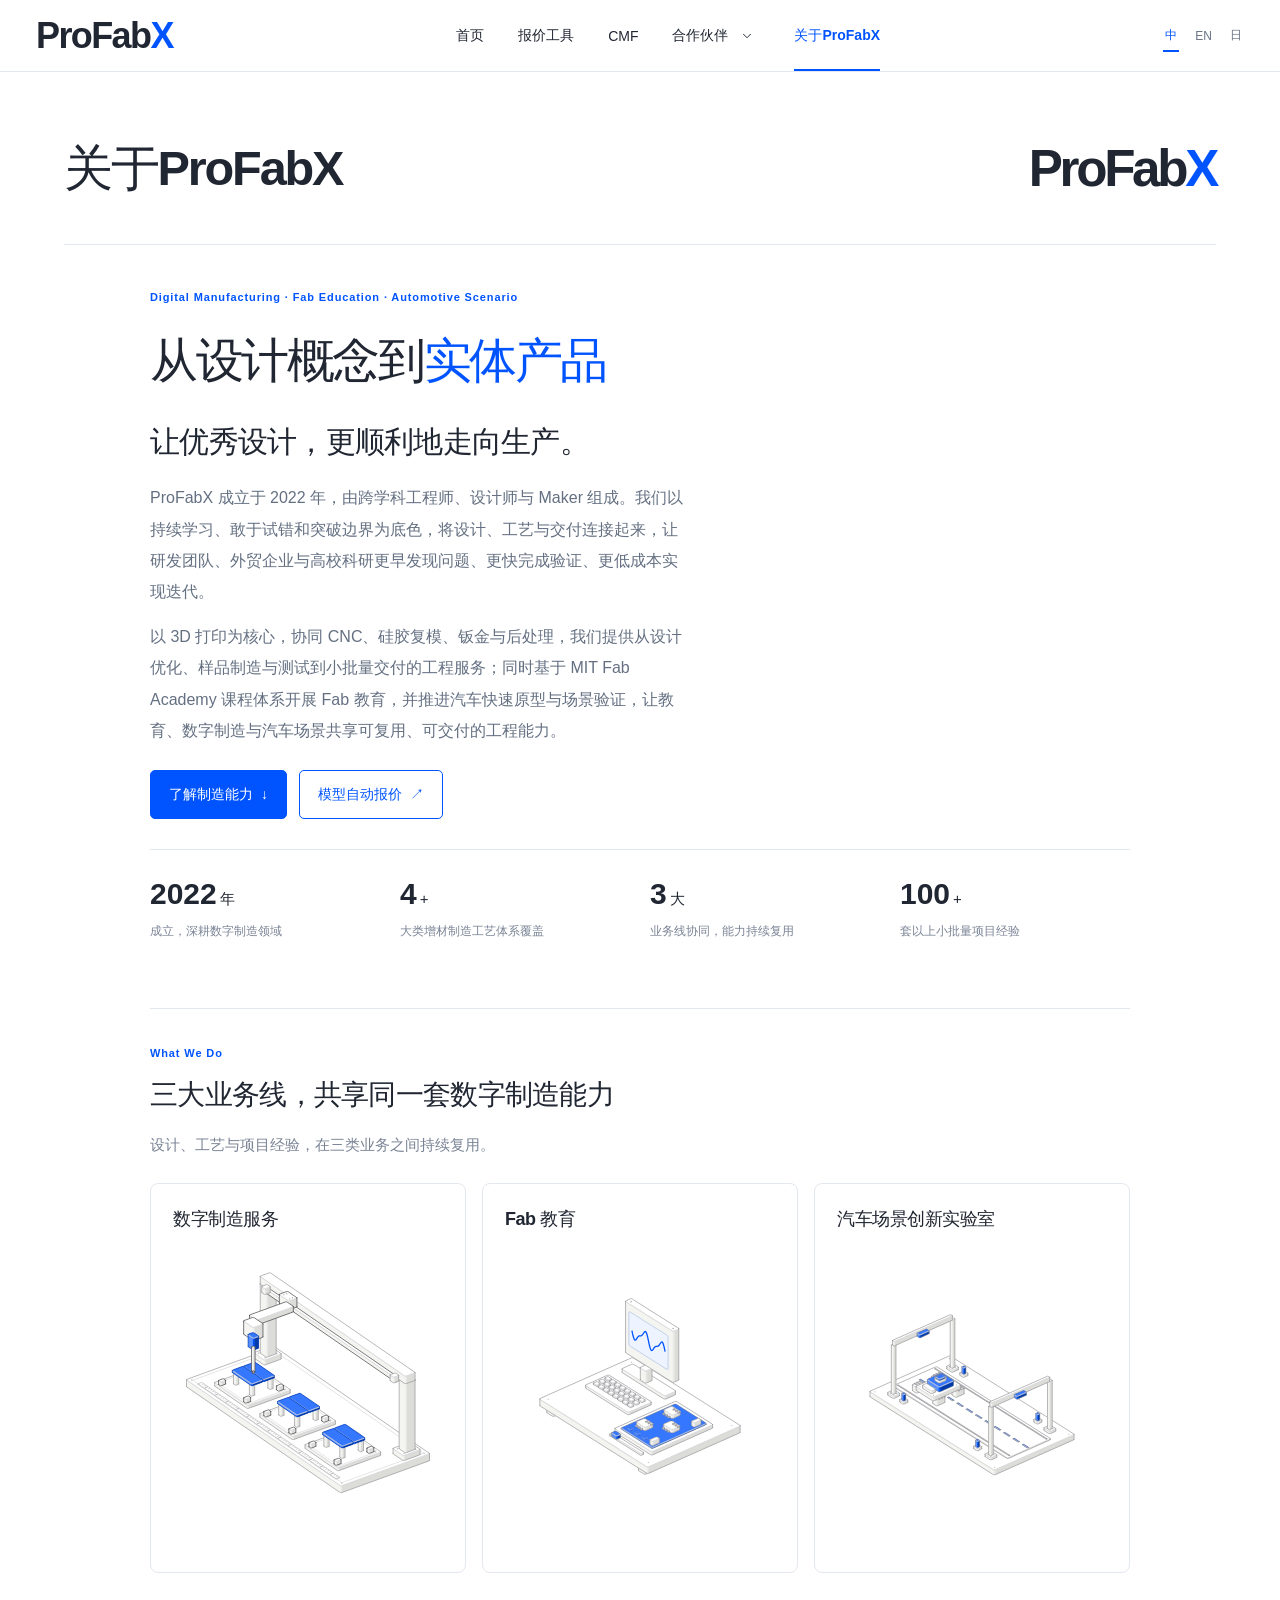
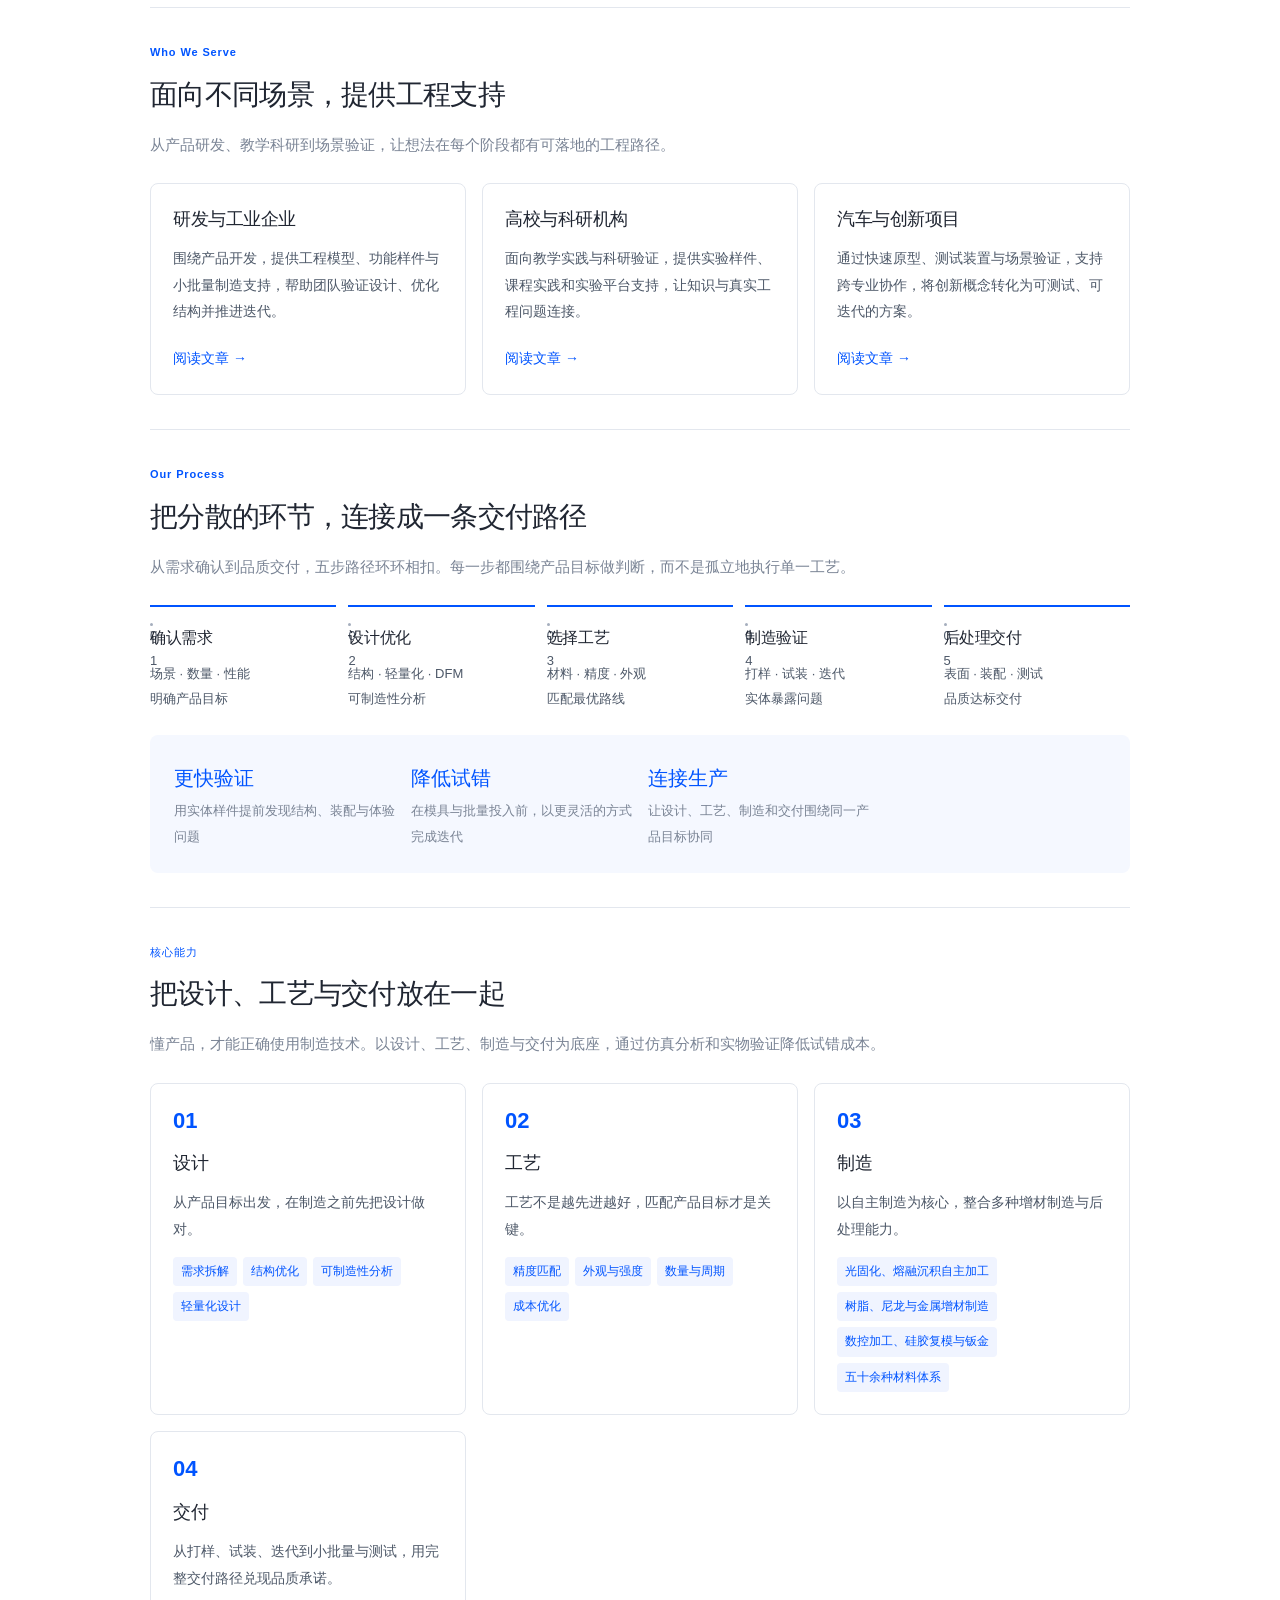
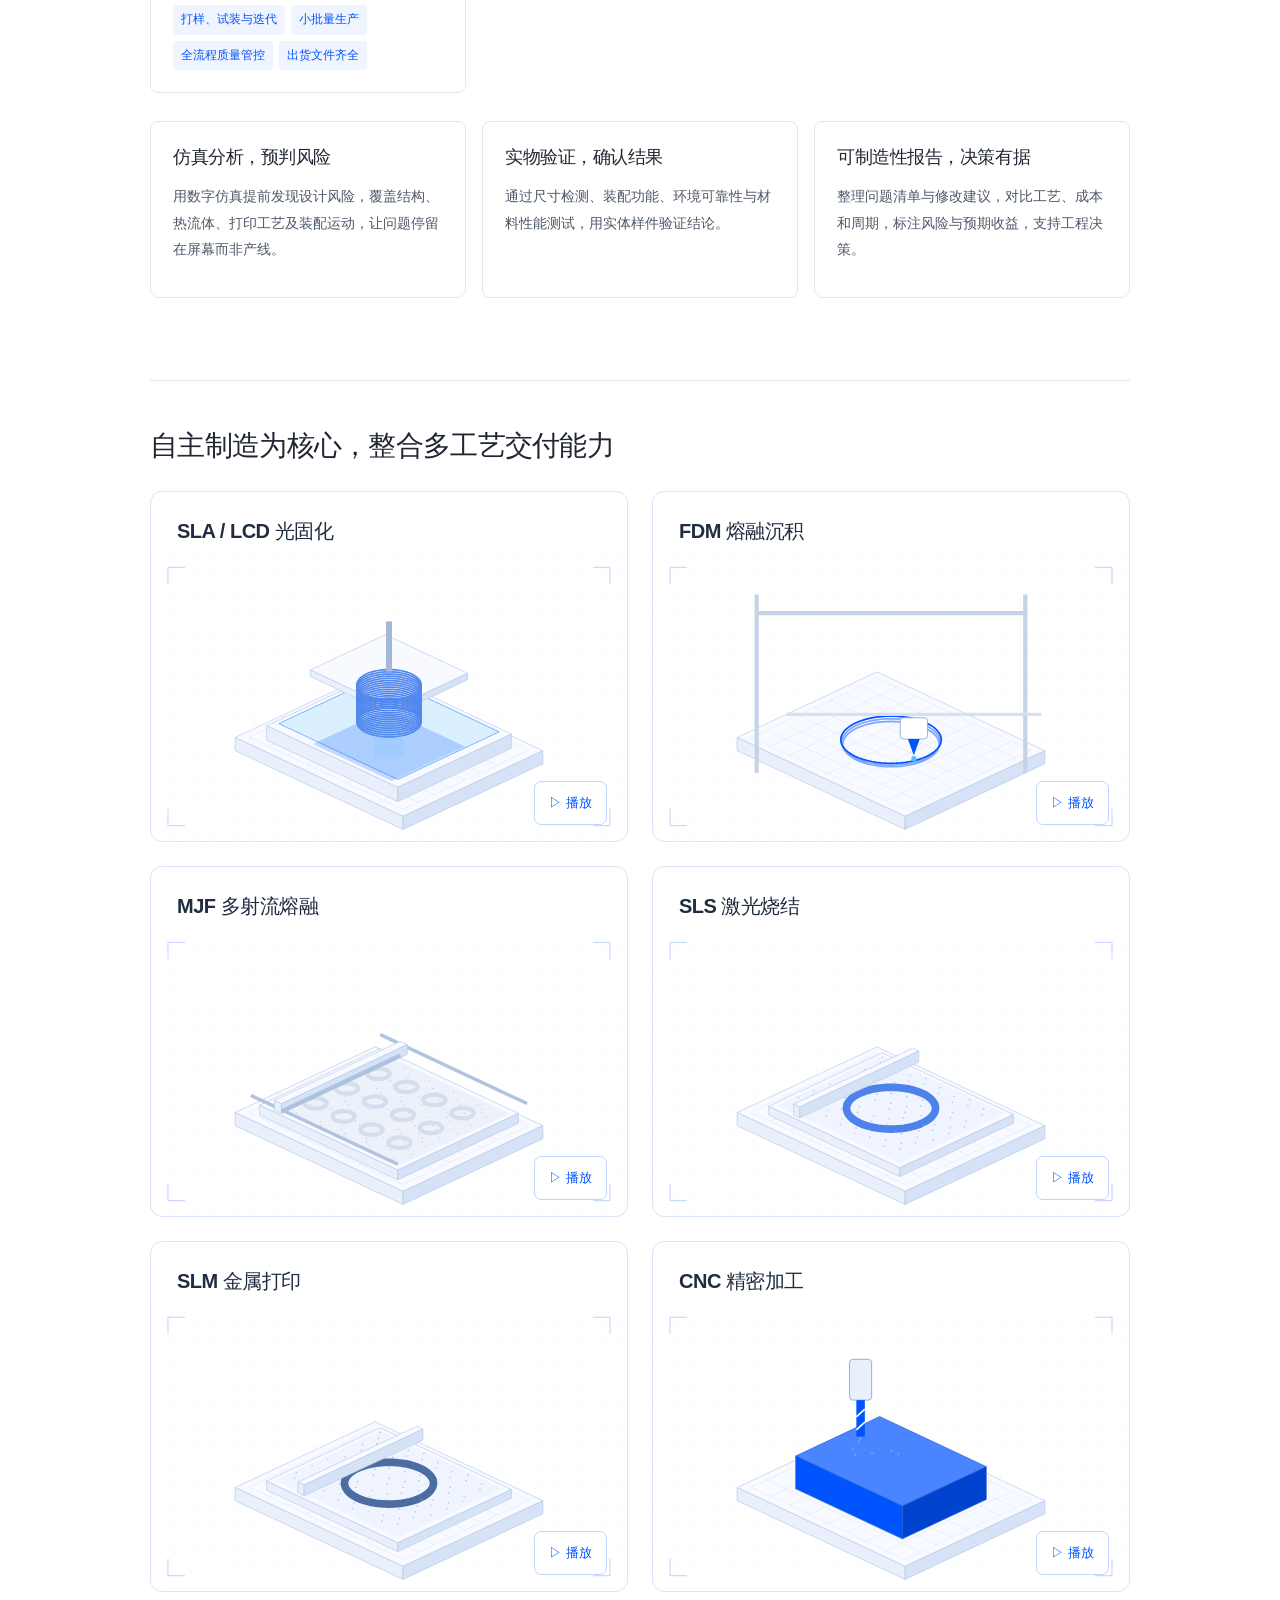
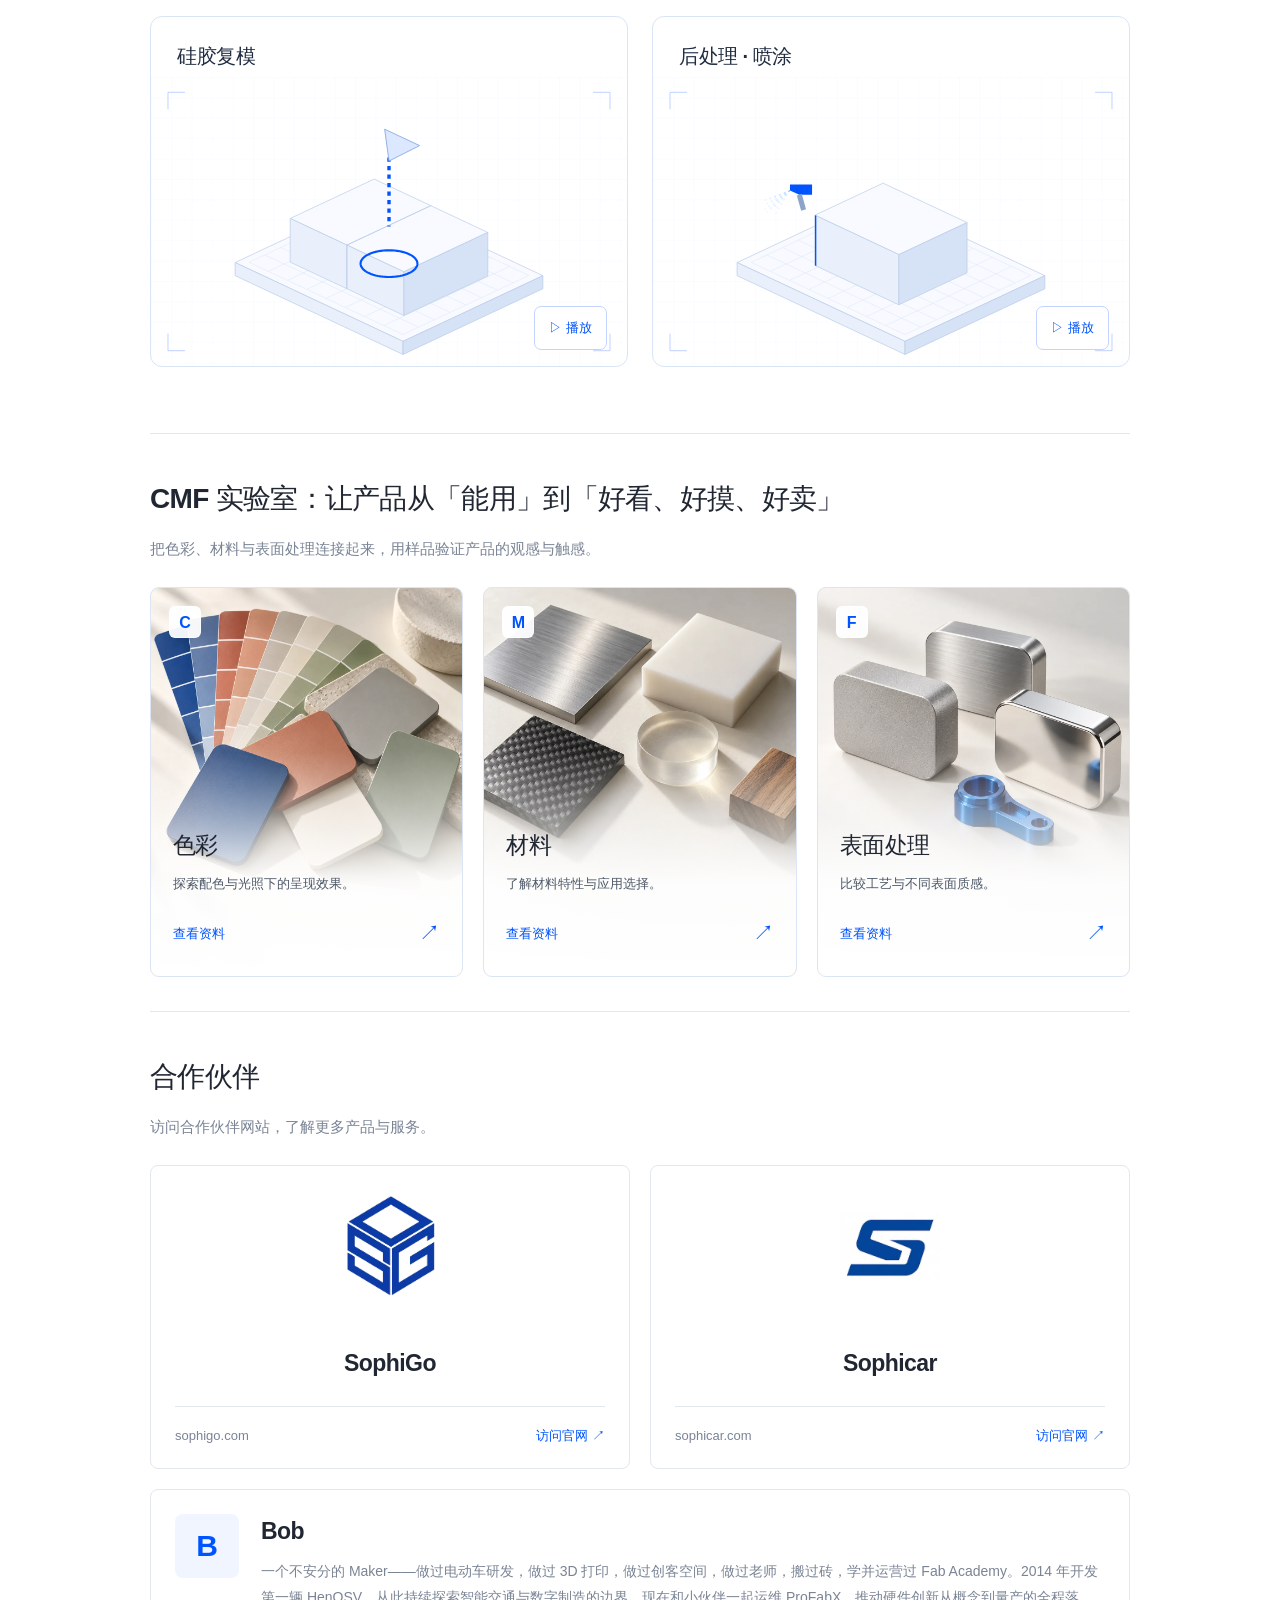
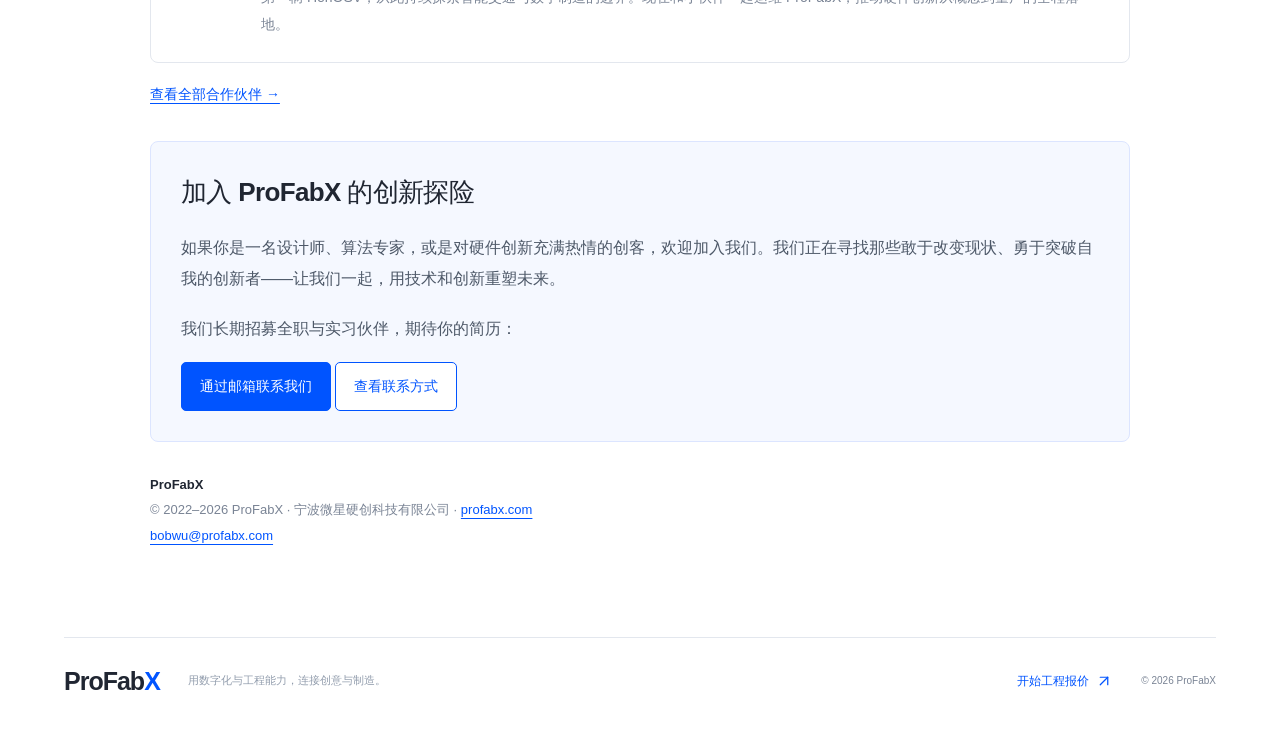
<file: web/about.html>
<!doctype html><html lang="zh-CN"><head><link rel="icon" href="./favicon.svg" type="image/svg+xml"><meta charset="UTF-8"><meta name="viewport" content="width=device-width,initial-scale=1"><meta name="description" content="关于 ProFabX：用数字化与工程能力，连接创意与制造。"><title>关于ProFabX — ProFabX</title>  <script type="module" crossorigin src="./assets/main-CY6rq3o4.js"></script>
  <link rel="stylesheet" crossorigin href="./assets/main-N_y25rXv.css">
</head><body><div id="root"></div></body></html>
</file>
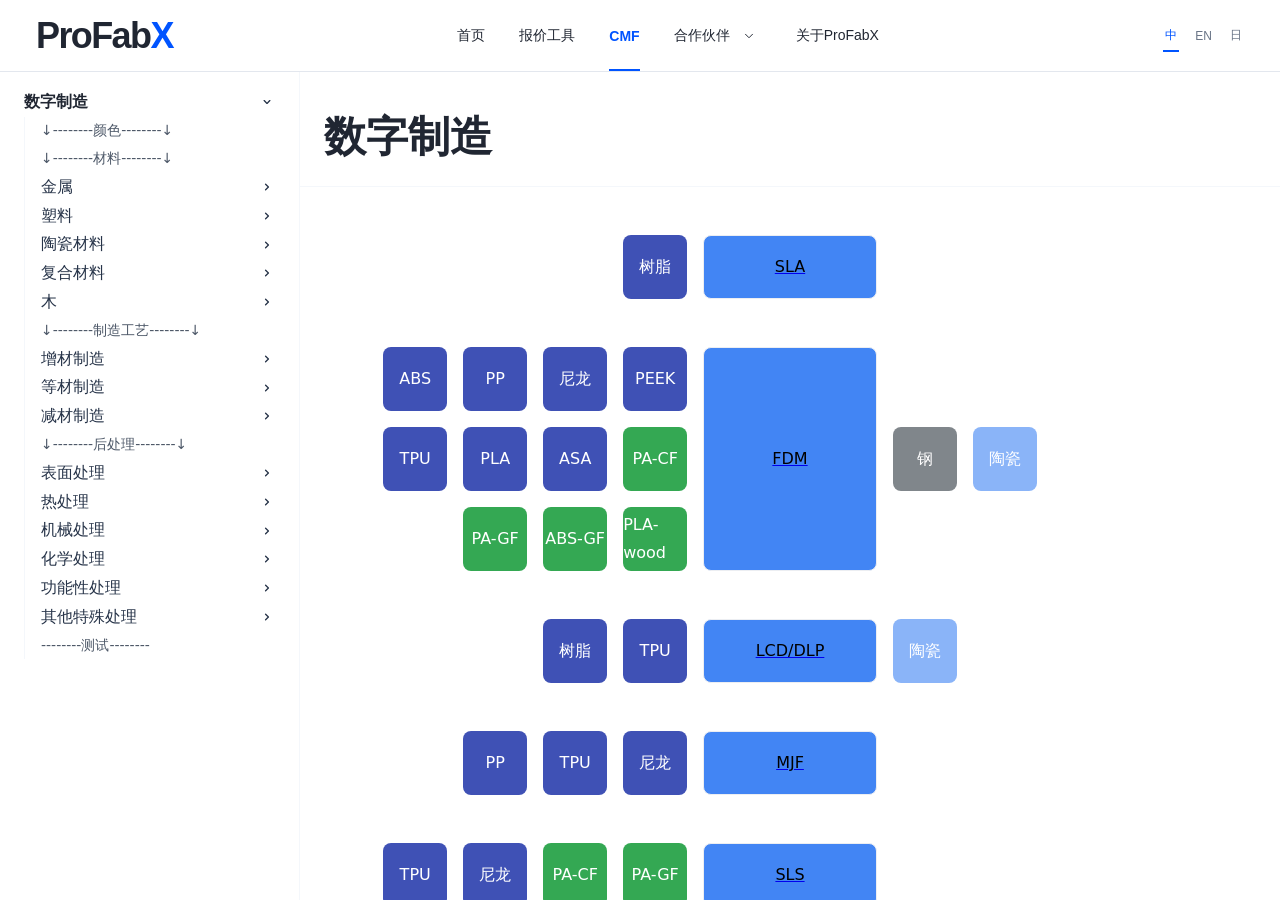
<file: web/cmf.html>
<!doctype html><html lang="zh-CN"><head><link rel="icon" href="./favicon.svg" type="image/svg+xml"><meta charset="UTF-8"><meta name="viewport" content="width=device-width,initial-scale=1"><meta name="description" content="ProFabX CMF：材料、基础颜色、定制颜色、哑光与后处理需求。"><title>CMF — ProFabX</title>  <script type="module" crossorigin src="./assets/main-CY6rq3o4.js"></script>
  <link rel="stylesheet" crossorigin href="./assets/main-N_y25rXv.css">
</head><body><div id="root"></div></body></html>
</file>
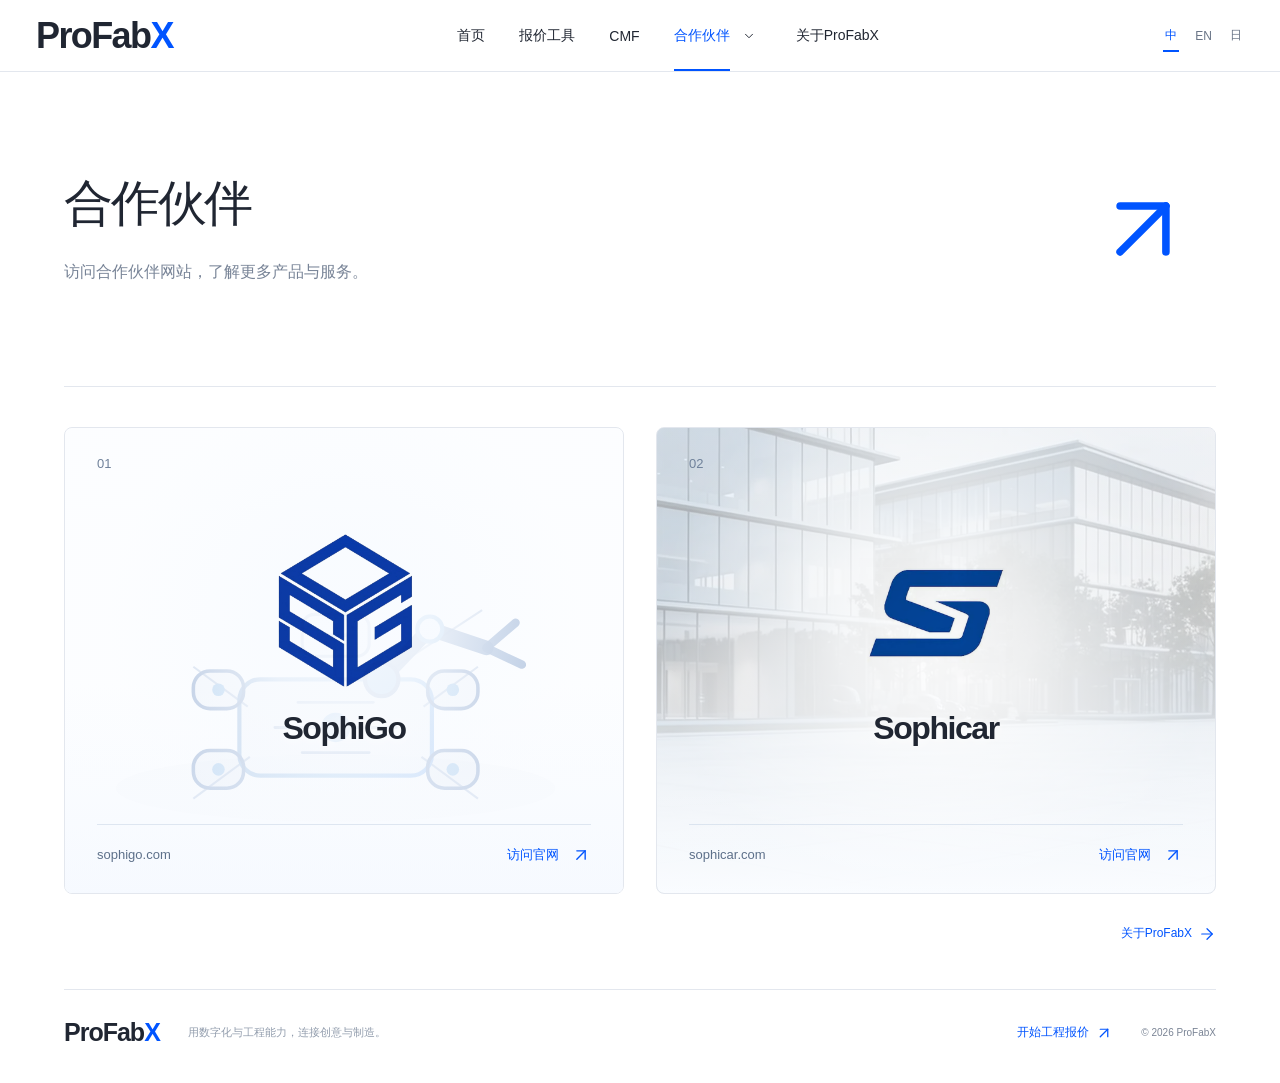
<file: web/partners.html>
<!doctype html><html lang="zh-CN"><head><link rel="icon" href="./favicon.svg" type="image/svg+xml"><meta charset="UTF-8"><meta name="viewport" content="width=device-width,initial-scale=1"><meta name="description" content="ProFabX 合作伙伴：Sophigo、Sophicar。"><title>合作伙伴 — ProFabX</title>  <script type="module" crossorigin src="./assets/main-CY6rq3o4.js"></script>
  <link rel="stylesheet" crossorigin href="./assets/main-N_y25rXv.css">
</head><body><div id="root"></div></body></html>
</file>
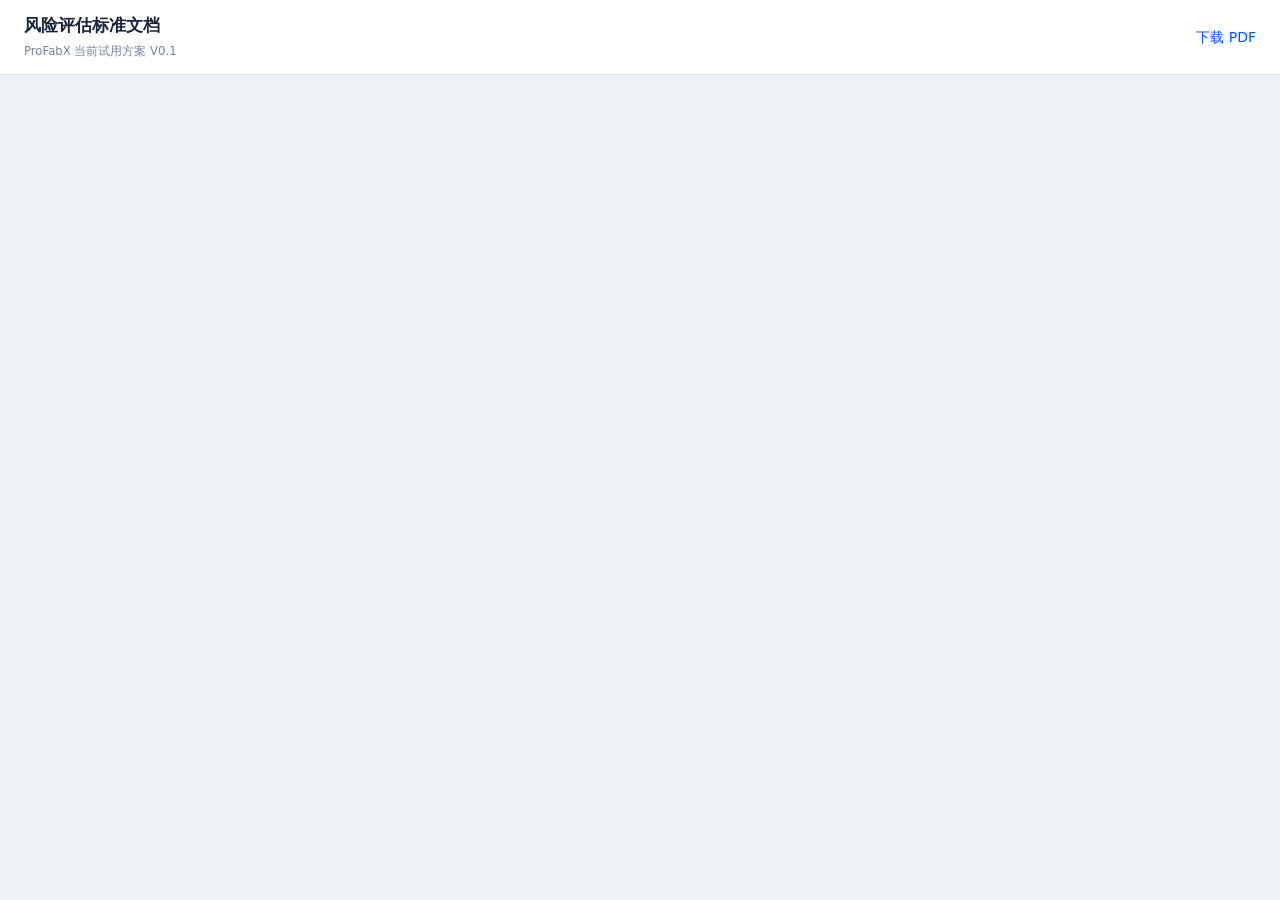
<file: web/risk-standard.html>
<!doctype html>
<html lang="zh-CN"><head><meta charset="UTF-8"><meta name="viewport" content="width=device-width,initial-scale=1"><title>风险评估标准文档 · ProFabX</title><style>*{box-sizing:border-box}body{margin:0;font:14px/1.6 system-ui,"Microsoft YaHei",sans-serif;color:#172338;background:#eef2f7}header{display:flex;align-items:center;justify-content:space-between;gap:16px;padding:12px 24px;background:#fff;border-bottom:1px solid #dce4f0}h1{font-size:17px;margin:0}small{color:#75839a}a{color:#0055ff;text-decoration:none;white-space:nowrap}iframe{display:block;width:100%;height:calc(100vh - 76px);border:0;background:#eef2f7}#message{position:absolute;top:110px;left:0;right:0;text-align:center;padding:20px}#message[hidden]{display:none}@media(max-width:600px){header{padding:10px 14px;flex-wrap:wrap;gap:6px}h1{font-size:15px}iframe{height:calc(100vh - 100px)}}</style></head>
<body><header><div><h1>风险评估标准文档</h1><small>ProFabX 当前试用方案 V0.1</small></div><a href="documents/risk-standard-v0.1.pdf" download="ProFabX-风险评估标准-V0.1.pdf">下载 PDF</a></header><p id="message" role="status">正在打开标准文档…</p><iframe id="document" title="ProFabX 风险评估标准 PDF"></iframe><script type="module">let url;try{const response=await fetch('./documents/risk-standard-v0.1.pdf');if(!response.ok)throw new Error('HTTP '+response.status);url=URL.createObjectURL(new Blob([await response.arrayBuffer()],{type:'application/pdf'}));document.getElementById('document').src=url;document.getElementById('message').hidden=true;}catch{document.getElementById('message').textContent='文档暂时无法预览，请使用上方“下载 PDF”。'}addEventListener('pagehide',()=>{if(url)URL.revokeObjectURL(url)});</script></body></html>
</file>
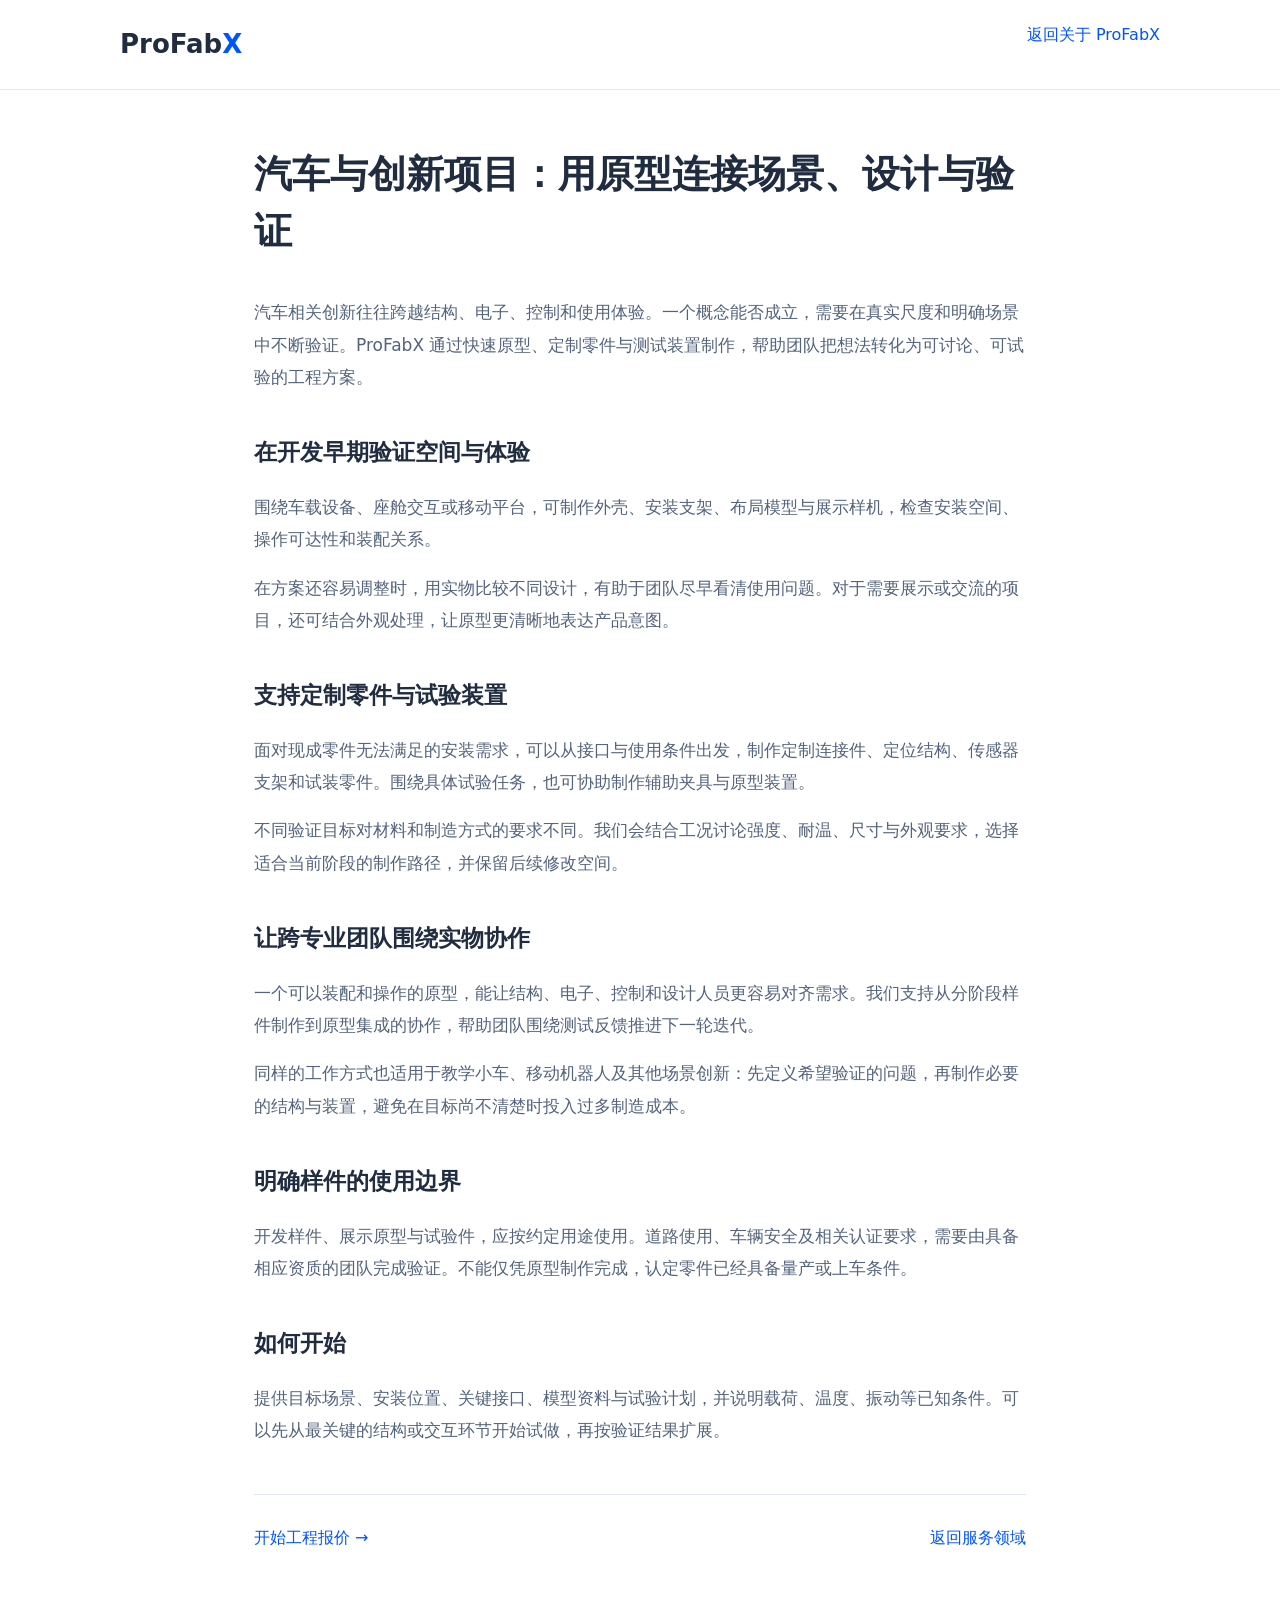
<file: web/articles/automotive.html>
<!doctype html><html lang="zh-CN"><head><meta charset="UTF-8"><meta name="viewport" content="width=device-width,initial-scale=1"><title>汽车与创新项目：用原型连接场景、设计与验证 — ProFabX</title><style>*{box-sizing:border-box}body{margin:0;background:#fff;color:#202c40;font-family:system-ui,"Microsoft YaHei",sans-serif;line-height:1.9}header{border-bottom:1px solid #e2e9f5;padding:20px max(24px,calc((100% - 1040px)/2));display:flex;justify-content:space-between;gap:20px}a{color:#0054ff;text-decoration:none}a:hover{text-decoration:underline}.logo{font-size:26px;font-weight:800;color:#202c40}.logo span{color:#0054ff}main{max-width:820px;margin:auto;padding:56px 24px 80px}h1{font-size:clamp(26px,4vw,38px);line-height:1.5;margin:0 0 36px}h2{font-size:23px;margin:38px 0 16px}p{color:#53647c;font-size:17px;margin:16px 0}footer{border-top:1px solid #e2e9f5;padding-top:28px;margin-top:48px;display:flex;justify-content:space-between;gap:20px;flex-wrap:wrap}@media(max-width:600px){main{padding-top:32px}header{align-items:center}header a:last-child{font-size:14px}}</style></head><body><header><a class="logo" href="../index.html">ProFab<span>X</span></a><a href="../about.html#intro-clients">返回关于 ProFabX</a></header><main><h1>汽车与创新项目：用原型连接场景、设计与验证</h1><p>汽车相关创新往往跨越结构、电子、控制和使用体验。一个概念能否成立，需要在真实尺度和明确场景中不断验证。ProFabX 通过快速原型、定制零件与测试装置制作，帮助团队把想法转化为可讨论、可试验的工程方案。</p><h2>在开发早期验证空间与体验</h2><p>围绕车载设备、座舱交互或移动平台，可制作外壳、安装支架、布局模型与展示样机，检查安装空间、操作可达性和装配关系。</p><p>在方案还容易调整时，用实物比较不同设计，有助于团队尽早看清使用问题。对于需要展示或交流的项目，还可结合外观处理，让原型更清晰地表达产品意图。</p><h2>支持定制零件与试验装置</h2><p>面对现成零件无法满足的安装需求，可以从接口与使用条件出发，制作定制连接件、定位结构、传感器支架和试装零件。围绕具体试验任务，也可协助制作辅助夹具与原型装置。</p><p>不同验证目标对材料和制造方式的要求不同。我们会结合工况讨论强度、耐温、尺寸与外观要求，选择适合当前阶段的制作路径，并保留后续修改空间。</p><h2>让跨专业团队围绕实物协作</h2><p>一个可以装配和操作的原型，能让结构、电子、控制和设计人员更容易对齐需求。我们支持从分阶段样件制作到原型集成的协作，帮助团队围绕测试反馈推进下一轮迭代。</p><p>同样的工作方式也适用于教学小车、移动机器人及其他场景创新：先定义希望验证的问题，再制作必要的结构与装置，避免在目标尚不清楚时投入过多制造成本。</p><h2>明确样件的使用边界</h2><p>开发样件、展示原型与试验件，应按约定用途使用。道路使用、车辆安全及相关认证要求，需要由具备相应资质的团队完成验证。不能仅凭原型制作完成，认定零件已经具备量产或上车条件。</p><h2>如何开始</h2><p>提供目标场景、安装位置、关键接口、模型资料与试验计划，并说明载荷、温度、振动等已知条件。可以先从最关键的结构或交互环节开始试做，再按验证结果扩展。</p><footer><a href="../prototype.html">开始工程报价 →</a><a href="../about.html#intro-clients">返回服务领域</a></footer></main></body></html>
</file>
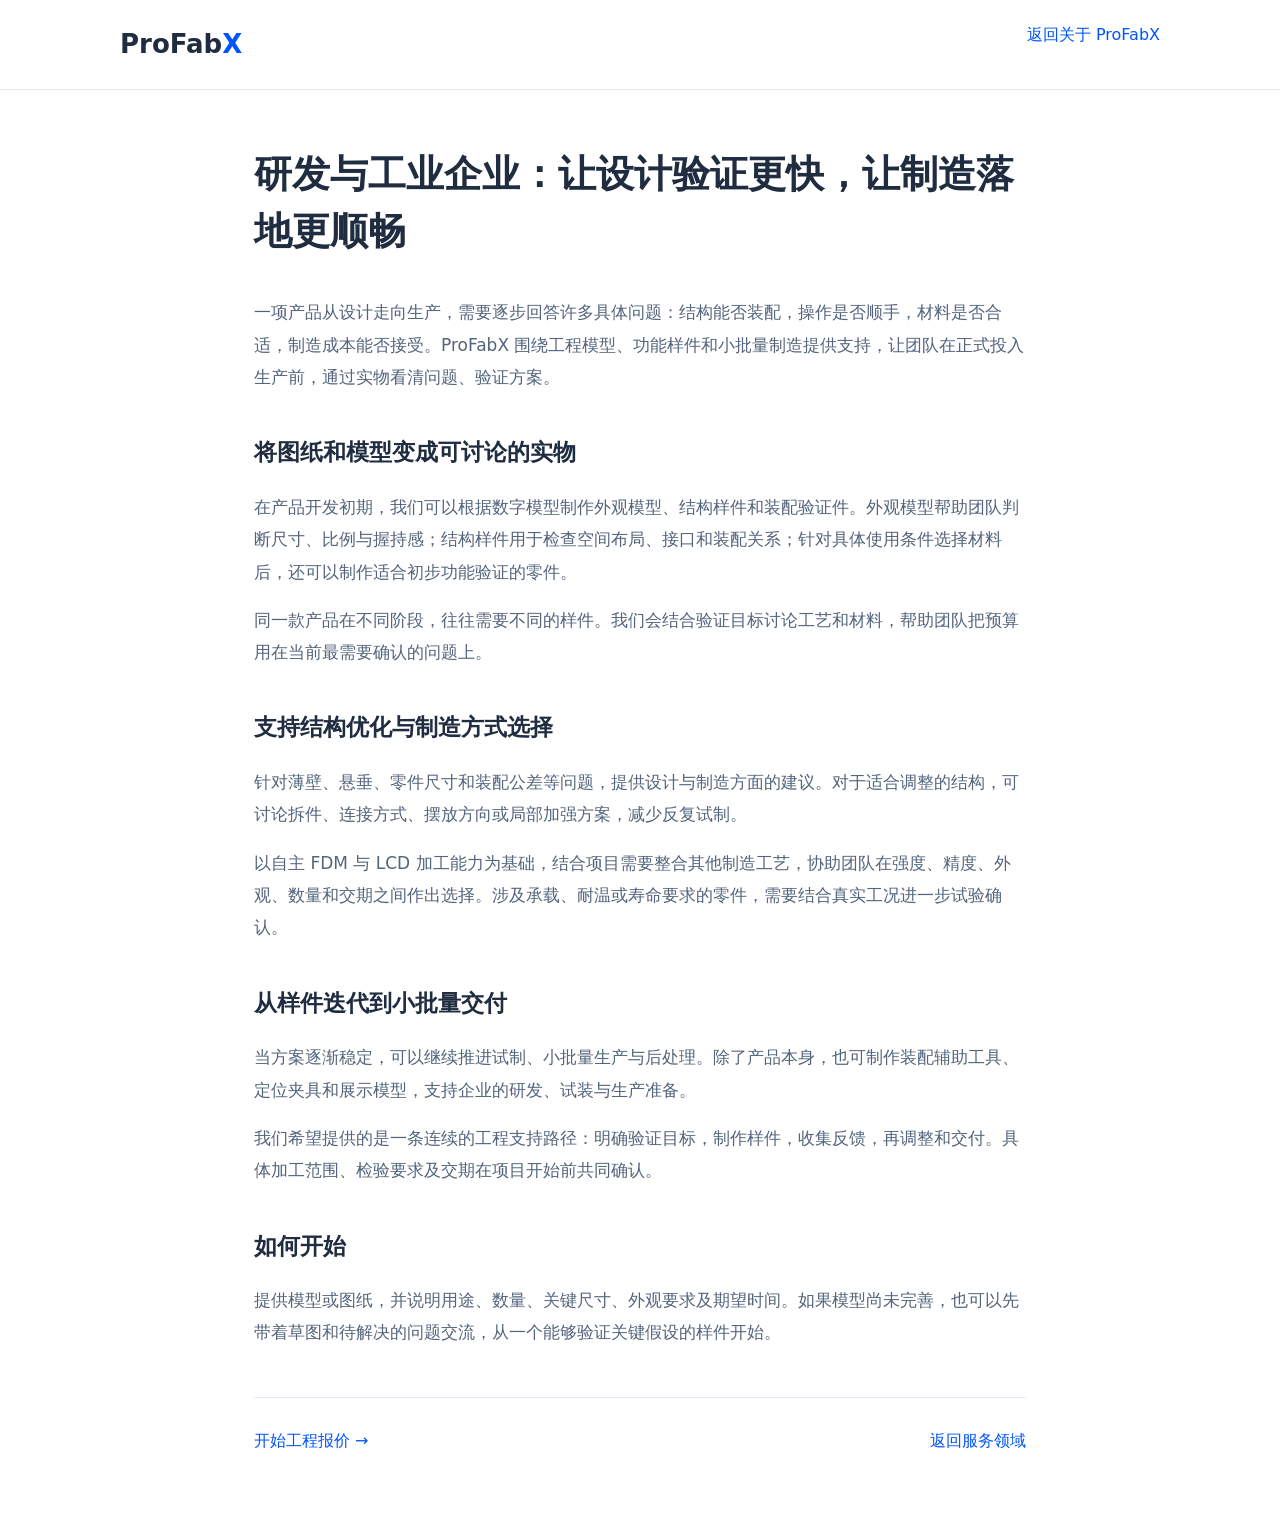
<file: web/articles/industry.html>
<!doctype html><html lang="zh-CN"><head><meta charset="UTF-8"><meta name="viewport" content="width=device-width,initial-scale=1"><title>研发与工业企业：让设计验证更快，让制造落地更顺畅 — ProFabX</title><style>*{box-sizing:border-box}body{margin:0;background:#fff;color:#202c40;font-family:system-ui,"Microsoft YaHei",sans-serif;line-height:1.9}header{border-bottom:1px solid #e2e9f5;padding:20px max(24px,calc((100% - 1040px)/2));display:flex;justify-content:space-between;gap:20px}a{color:#0054ff;text-decoration:none}a:hover{text-decoration:underline}.logo{font-size:26px;font-weight:800;color:#202c40}.logo span{color:#0054ff}main{max-width:820px;margin:auto;padding:56px 24px 80px}h1{font-size:clamp(26px,4vw,38px);line-height:1.5;margin:0 0 36px}h2{font-size:23px;margin:38px 0 16px}p{color:#53647c;font-size:17px;margin:16px 0}footer{border-top:1px solid #e2e9f5;padding-top:28px;margin-top:48px;display:flex;justify-content:space-between;gap:20px;flex-wrap:wrap}@media(max-width:600px){main{padding-top:32px}header{align-items:center}header a:last-child{font-size:14px}}</style></head><body><header><a class="logo" href="../index.html">ProFab<span>X</span></a><a href="../about.html#intro-clients">返回关于 ProFabX</a></header><main><h1>研发与工业企业：让设计验证更快，让制造落地更顺畅</h1><p>一项产品从设计走向生产，需要逐步回答许多具体问题：结构能否装配，操作是否顺手，材料是否合适，制造成本能否接受。ProFabX 围绕工程模型、功能样件和小批量制造提供支持，让团队在正式投入生产前，通过实物看清问题、验证方案。</p><h2>将图纸和模型变成可讨论的实物</h2><p>在产品开发初期，我们可以根据数字模型制作外观模型、结构样件和装配验证件。外观模型帮助团队判断尺寸、比例与握持感；结构样件用于检查空间布局、接口和装配关系；针对具体使用条件选择材料后，还可以制作适合初步功能验证的零件。</p><p>同一款产品在不同阶段，往往需要不同的样件。我们会结合验证目标讨论工艺和材料，帮助团队把预算用在当前最需要确认的问题上。</p><h2>支持结构优化与制造方式选择</h2><p>针对薄壁、悬垂、零件尺寸和装配公差等问题，提供设计与制造方面的建议。对于适合调整的结构，可讨论拆件、连接方式、摆放方向或局部加强方案，减少反复试制。</p><p>以自主 FDM 与 LCD 加工能力为基础，结合项目需要整合其他制造工艺，协助团队在强度、精度、外观、数量和交期之间作出选择。涉及承载、耐温或寿命要求的零件，需要结合真实工况进一步试验确认。</p><h2>从样件迭代到小批量交付</h2><p>当方案逐渐稳定，可以继续推进试制、小批量生产与后处理。除了产品本身，也可制作装配辅助工具、定位夹具和展示模型，支持企业的研发、试装与生产准备。</p><p>我们希望提供的是一条连续的工程支持路径：明确验证目标，制作样件，收集反馈，再调整和交付。具体加工范围、检验要求及交期在项目开始前共同确认。</p><h2>如何开始</h2><p>提供模型或图纸，并说明用途、数量、关键尺寸、外观要求及期望时间。如果模型尚未完善，也可以先带着草图和待解决的问题交流，从一个能够验证关键假设的样件开始。</p><footer><a href="../prototype.html">开始工程报价 →</a><a href="../about.html#intro-clients">返回服务领域</a></footer></main></body></html>
</file>
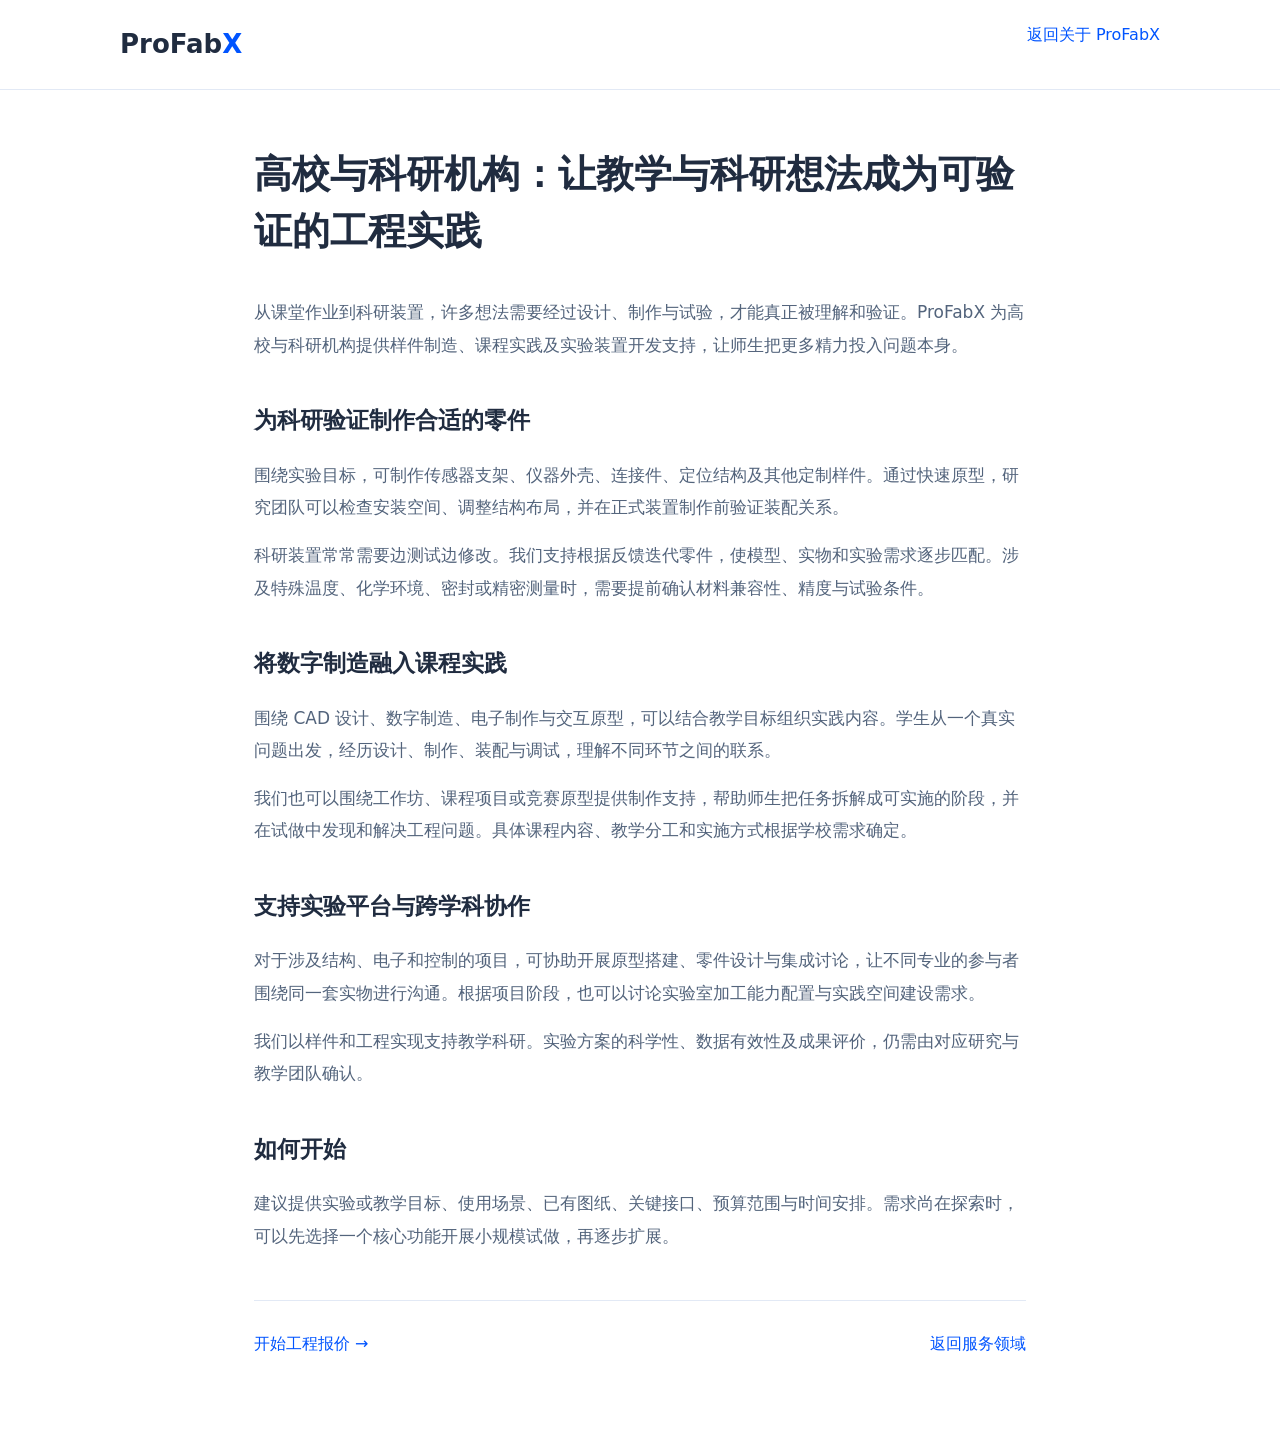
<file: web/articles/research.html>
<!doctype html><html lang="zh-CN"><head><meta charset="UTF-8"><meta name="viewport" content="width=device-width,initial-scale=1"><title>高校与科研机构：让教学与科研想法成为可验证的工程实践 — ProFabX</title><style>*{box-sizing:border-box}body{margin:0;background:#fff;color:#202c40;font-family:system-ui,"Microsoft YaHei",sans-serif;line-height:1.9}header{border-bottom:1px solid #e2e9f5;padding:20px max(24px,calc((100% - 1040px)/2));display:flex;justify-content:space-between;gap:20px}a{color:#0054ff;text-decoration:none}a:hover{text-decoration:underline}.logo{font-size:26px;font-weight:800;color:#202c40}.logo span{color:#0054ff}main{max-width:820px;margin:auto;padding:56px 24px 80px}h1{font-size:clamp(26px,4vw,38px);line-height:1.5;margin:0 0 36px}h2{font-size:23px;margin:38px 0 16px}p{color:#53647c;font-size:17px;margin:16px 0}footer{border-top:1px solid #e2e9f5;padding-top:28px;margin-top:48px;display:flex;justify-content:space-between;gap:20px;flex-wrap:wrap}@media(max-width:600px){main{padding-top:32px}header{align-items:center}header a:last-child{font-size:14px}}</style></head><body><header><a class="logo" href="../index.html">ProFab<span>X</span></a><a href="../about.html#intro-clients">返回关于 ProFabX</a></header><main><h1>高校与科研机构：让教学与科研想法成为可验证的工程实践</h1><p>从课堂作业到科研装置，许多想法需要经过设计、制作与试验，才能真正被理解和验证。ProFabX 为高校与科研机构提供样件制造、课程实践及实验装置开发支持，让师生把更多精力投入问题本身。</p><h2>为科研验证制作合适的零件</h2><p>围绕实验目标，可制作传感器支架、仪器外壳、连接件、定位结构及其他定制样件。通过快速原型，研究团队可以检查安装空间、调整结构布局，并在正式装置制作前验证装配关系。</p><p>科研装置常常需要边测试边修改。我们支持根据反馈迭代零件，使模型、实物和实验需求逐步匹配。涉及特殊温度、化学环境、密封或精密测量时，需要提前确认材料兼容性、精度与试验条件。</p><h2>将数字制造融入课程实践</h2><p>围绕 CAD 设计、数字制造、电子制作与交互原型，可以结合教学目标组织实践内容。学生从一个真实问题出发，经历设计、制作、装配与调试，理解不同环节之间的联系。</p><p>我们也可以围绕工作坊、课程项目或竞赛原型提供制作支持，帮助师生把任务拆解成可实施的阶段，并在试做中发现和解决工程问题。具体课程内容、教学分工和实施方式根据学校需求确定。</p><h2>支持实验平台与跨学科协作</h2><p>对于涉及结构、电子和控制的项目，可协助开展原型搭建、零件设计与集成讨论，让不同专业的参与者围绕同一套实物进行沟通。根据项目阶段，也可以讨论实验室加工能力配置与实践空间建设需求。</p><p>我们以样件和工程实现支持教学科研。实验方案的科学性、数据有效性及成果评价，仍需由对应研究与教学团队确认。</p><h2>如何开始</h2><p>建议提供实验或教学目标、使用场景、已有图纸、关键接口、预算范围与时间安排。需求尚在探索时，可以先选择一个核心功能开展小规模试做，再逐步扩展。</p><footer><a href="../prototype.html">开始工程报价 →</a><a href="../about.html#intro-clients">返回服务领域</a></footer></main></body></html>
</file>
<file: web/assets/main-N_y25rXv.css>
.cmf-reference-page{height:calc(100dvh - 72px);min-height:420px;background:#fff}.cmf-reference-page iframe{display:block;width:100%;height:100%;border:0;background:#fff}@media(max-width:700px){.cmf-reference-page{height:calc(100dvh - 64px)}}.about-introduction-article .process-animation-section{padding:20px 0 32px}.about-introduction-article .process-animation-grid{display:grid;grid-template-columns:repeat(2,minmax(0,1fr));gap:24px}.about-introduction-article .process-animation-card{border:1px solid #dae5f6;border-radius:12px;overflow:hidden;background:#fff;min-width:0;transition:border-color .25s,box-shadow .25s}.about-introduction-article .process-animation-card:hover{border-color:#8cafff;box-shadow:0 12px 36px #0054ff0a}.about-introduction-article .process-animation-card h3{font-size:20px;margin:0;padding:24px 26px 5px;color:#202c40}.process-animation-card svg{display:block;width:100%;height:auto}.pa-solid{fill:#f8faff;stroke:#b9cce7;stroke-width:.8}.pa-solid .pa-side{fill:#e9f0fb}.pa-solid .pa-edge{fill:#d6e2f5}.pa-blue{fill:#4885ff;stroke:#2760d5;stroke-width:.8}.pa-blue .pa-side{fill:#0054ff}.pa-blue .pa-edge{fill:#0043ce}@media(max-width:680px){.about-introduction-article .process-animation-grid{grid-template-columns:1fr;gap:16px}.about-introduction-article .process-animation-card h3{font-size:18px;padding:20px 20px 0}}.about-introduction-article .process-animation-card{position:relative}.process-card-link{display:block;position:relative;color:inherit;text-decoration:none!important}.process-card-link:focus-visible{outline:3px solid #0054ff;outline-offset:-3px;border-radius:12px}.process-card-scene{transition:opacity .3s,filter .3s}.process-card-details{position:absolute;top:65px;right:0;bottom:0;left:0;padding:22px 30px 65px;opacity:0;visibility:hidden;transform:translateY(6px);transition:opacity .3s,transform .3s,visibility .3s;background:linear-gradient(180deg,#ffffffc9,#fffffff5);color:#345074;overflow:auto;pointer-events:none}.about-introduction-article .process-card-details p{font-size:14px;line-height:1.8;margin:0 0 10px}.about-introduction-article .process-card-details ul{padding-left:20px;margin:0}.about-introduction-article .process-card-details li{font-size:13px;line-height:1.9;margin:3px 0}.process-card-more{display:block;color:#0054ff;font-size:13px;margin-top:12px}.process-card-link:hover .process-card-details,.process-card-link:focus .process-card-details{opacity:1;visibility:visible;transform:none;pointer-events:auto}.process-card-link:hover .process-card-scene,.process-card-link:focus .process-card-scene{opacity:.14;filter:blur(2px)}.process-replay{position:absolute;right:20px;bottom:16px;z-index:3;border:1px solid #c2d4ff;background:#fff;color:#0054ff;border-radius:7px;padding:8px 14px;cursor:pointer;font:inherit;font-size:13px}.process-replay:hover,.process-replay:focus-visible{background:#edf3ff;border-color:#0054ff;outline:2px solid #d3e1ff}.process-animation-card:has(.process-replay:hover) .process-card-details{opacity:0;visibility:hidden}.process-animation-card:has(.process-replay:hover) .process-card-scene{opacity:1;filter:none}@media(hover:none){.process-card-details{position:static;opacity:1;visibility:visible;transform:none;padding:0 20px 60px;pointer-events:auto}.process-card-link:hover .process-card-scene,.process-card-link:focus .process-card-scene{opacity:1;filter:none}}@media(prefers-reduced-motion:reduce){.process-card-details,.process-card-scene{transition:none}}.cmf-feature-grid{display:grid;grid-template-columns:repeat(3,minmax(0,1fr));gap:20px}.cmf-feature-card{position:relative;display:block;min-height:390px;overflow:hidden;border:1px solid #dce5f5;border-radius:9px;background:#eeeae3;text-decoration:none!important;color:#202632!important;isolation:isolate}.cmf-feature-card>img{position:absolute;top:0;right:0;bottom:0;left:0;width:100%;height:100%;object-fit:cover;object-position:center;transition:transform .5s ease}.cmf-feature-card:after{content:"";position:absolute;top:0;right:0;bottom:0;left:0;background:linear-gradient(180deg,transparent 20%,rgba(255,255,255,.08) 42%,rgba(255,255,255,.94) 76%,#fff 100%);z-index:0;pointer-events:none}.cmf-feature-letter{position:absolute;top:18px;left:18px;display:grid;place-items:center;width:32px;height:32px;background:#fffffff0;border:1px solid #fff9;border-radius:6px;color:#0054ff;font-size:16px;font-weight:600;z-index:1}.cmf-feature-copy{position:absolute;bottom:0;left:0;right:0;padding:22px;z-index:1}.about-introduction-article .cmf-feature-copy h3{margin:0 0 8px;font-size:23px;color:#202632}.cmf-feature-copy p{font-size:13px;line-height:1.8;color:#4d5868;margin:0 0 14px}.cmf-feature-cta{display:flex;align-items:center;justify-content:space-between;color:#0054ff;font-size:13px}.cmf-feature-cta>span{font-size:21px;transition:transform .25s}.cmf-feature-card:hover>img,.cmf-feature-card:focus-visible>img{transform:scale(1.045)}.cmf-feature-card:hover .cmf-feature-cta>span{transform:translate(2px,-2px)}.cmf-feature-card:focus-visible{outline:3px solid #0054ff;outline-offset:4px}@media(max-width:900px){.cmf-feature-grid{gap:14px}.cmf-feature-copy{padding:18px}.cmf-feature-card{min-height:350px}}@media(max-width:600px){.cmf-feature-grid{grid-template-columns:1fr}.cmf-feature-card{min-height:390px}}@media(prefers-reduced-motion:reduce){.cmf-feature-card>img,.cmf-feature-cta>span{transition:none}}.iso{--anatomy-page:#0b0b0b;--anatomy-card:#131313;--anatomy-text:#a3a3a3;--anatomy-strong:#e6e6e6;--anatomy-muted:#6e6e6e;--anatomy-paper:#131313;--anatomy-face:#1b1b1b;--anatomy-top:#1c1c1c;--anatomy-shade-0:#0f0f0f;--anatomy-shade-1:#121212;--anatomy-shade-2:#151515;--anatomy-shade-3:#181818;--anatomy-lit-top:#262626;--anatomy-lit-shade:#1d1d1d;--anatomy-hi:#d4d4d4;--anatomy-mid:#6a6a6a;--anatomy-lo:#3e3e3e;--anatomy-faint:#2a2a2a;--anatomy-lit:#ffffff;--anatomy-halo:#050505;--anatomy-halo-opacity:.9;--anatomy-dot:#e6e6e6;--anatomy-red:#ff6b6b;--anatomy-green:#6be0a0;--anatomy-blue:#6b9bff;--anatomy-weight:.6px;--anatomy-ease:cubic-bezier(.32,.72,0,1);--anatomy-mono:ui-monospace,"SF Mono",Menlo,Consolas,monospace;--anatomy-lift:inset 0 1px 0 0 #ffffff0a,inset 0 0 0 1px #ffffff06,0 0 0 1px #00000026,0 1px 1px -.5px #00000014,0 3px 3px -1.5px #00000014,0 6px 6px -3px #00000014,0 12px 12px -6px #00000014}.iso[data-theme=light]{--anatomy-page:#f2f2ef;--anatomy-card:#fbfbfa;--anatomy-text:#57575a;--anatomy-strong:#18181a;--anatomy-muted:#8c8c90;--anatomy-paper:#fbfbfa;--anatomy-face:#ffffff;--anatomy-top:#ffffff;--anatomy-shade-0:#dcdcd9;--anatomy-shade-1:#e5e5e2;--anatomy-shade-2:#ededea;--anatomy-shade-3:#f4f4f1;--anatomy-lit-top:#ffffff;--anatomy-lit-shade:#eeeeeb;--anatomy-hi:#26262a;--anatomy-mid:#8a8a8f;--anatomy-lo:#b4b4b8;--anatomy-faint:#d4d4d6;--anatomy-lit:#000000;--anatomy-halo:#8a8a80;--anatomy-halo-opacity:.32;--anatomy-dot:#3a3a3e;--anatomy-red:#e5484d;--anatomy-green:#30a46c;--anatomy-blue:#3e63dd;--anatomy-lift:inset 0 1px 0 0 #ffffff,0 0 0 1px #0000000f,0 1px 1px -.5px #0000000a,0 3px 3px -1.5px #0000000a,0 6px 6px -3px #0000000a,0 12px 12px -6px #0000000a}.iso-svg{display:block;width:100%;height:auto;overflow:visible}.iso-svg path,.iso-svg circle{vector-effect:non-scaling-stroke}.iso-fill{fill:var(--anatomy-paper);stroke:none}.iso-solid[data-lit]>.iso-fill{fill:var(--anatomy-face)}.iso-shade,.iso-top{stroke:none}.iso-shade[data-shade="0"]{fill:var(--anatomy-shade-0)}.iso-shade[data-shade="1"]{fill:var(--anatomy-shade-1)}.iso-shade[data-shade="2"]{fill:var(--anatomy-shade-2)}.iso-shade[data-shade="3"]{fill:var(--anatomy-shade-3)}.iso-top{fill:var(--anatomy-top)}.iso-solid[data-lit]>.iso-top{fill:var(--anatomy-lit-top)}.iso-solid[data-lit]>.iso-shade{fill:var(--anatomy-lit-shade)}.iso-solid[data-seamless]>.iso-shade,.iso-solid[data-seamless]>.iso-top{stroke-width:.4;stroke-linejoin:round}.iso-solid[data-seamless]>.iso-shade[data-shade="0"]{stroke:var(--anatomy-shade-0)}.iso-solid[data-seamless]>.iso-shade[data-shade="1"]{stroke:var(--anatomy-shade-1)}.iso-solid[data-seamless]>.iso-shade[data-shade="2"]{stroke:var(--anatomy-shade-2)}.iso-solid[data-seamless]>.iso-shade[data-shade="3"]{stroke:var(--anatomy-shade-3)}.iso-solid[data-seamless]>.iso-top{stroke:var(--anatomy-top)}.iso-solid[data-seamless][data-lit]>.iso-top{stroke:var(--anatomy-lit-top)}.iso-solid[data-seamless][data-lit]>.iso-shade{stroke:var(--anatomy-lit-shade)}.iso-solid[data-lit]>.iso-edge{stroke:var(--anatomy-lit)}.iso-halo{fill:var(--anatomy-halo);stroke:none;filter:blur(9px);opacity:var(--anatomy-halo-opacity);transform:translateY(3px)}.iso-line{fill:none;stroke:var(--anatomy-lo);stroke-width:var(--anatomy-weight);stroke-linecap:round;stroke-linejoin:round}.iso-line[data-tone=hi]{stroke:var(--anatomy-hi)}.iso-line[data-tone=mid]{stroke:var(--anatomy-mid)}.iso-line[data-tone=lo]{stroke:var(--anatomy-lo)}.iso-line[data-tone=faint]{stroke:var(--anatomy-faint)}.iso-line[data-tone=lit]{stroke:var(--anatomy-lit)}.iso-line[data-tone=red]{stroke:var(--anatomy-red)}.iso-line[data-tone=green]{stroke:var(--anatomy-green)}.iso-line[data-tone=blue]{stroke:var(--anatomy-blue)}.iso-line[data-dotted]{stroke-dasharray:.01 3.5;stroke-width:1}.iso-line[data-dashed]{stroke-dasharray:3 3}.iso-line[data-flow]{stroke-dasharray:2 6}.iso-wire-end{fill:var(--anatomy-paper);stroke:var(--anatomy-lo);stroke-width:var(--anatomy-weight)}.iso-wire[data-tone=hi] .iso-wire-end{stroke:var(--anatomy-hi)}.iso-wire[data-tone=mid] .iso-wire-end{stroke:var(--anatomy-mid)}.iso-wire[data-tone=faint] .iso-wire-end{stroke:var(--anatomy-faint)}.iso-wire[data-tone=lit] .iso-wire-end{stroke:var(--anatomy-lit)}.iso-dots circle{fill:var(--anatomy-dot);stroke:none;opacity:.32}.iso-dots[data-tone=hi] circle{opacity:.85}.iso-dots[data-tone=mid] circle{opacity:.45}.iso-dots[data-tone=lo] circle{opacity:.22}.iso-dots[data-tone=faint] circle{opacity:.12}.iso-face-text{fill:var(--anatomy-mid);font-family:var(--anatomy-mono);letter-spacing:.04em}.iso-face-text[data-tone=hi]{fill:var(--anatomy-hi)}.iso-face-text[data-tone=lo]{fill:var(--anatomy-lo)}.iso-face-text[data-tone=faint]{fill:var(--anatomy-faint)}.tb-body{fill:var(--anatomy-shade-2);stroke:none}.tb-shine{fill:var(--anatomy-top);stroke:none}.tb-shade{fill:var(--anatomy-shade-0);stroke:none}.tb-ring{fill:none;stroke:var(--anatomy-lo);stroke-width:.45;stroke-linecap:butt;stroke-linejoin:round}.tb-ring[data-tone=mid]{stroke:var(--anatomy-mid)}.tb-ring[data-tone=faint]{stroke:var(--anatomy-faint)}.tb-ring[data-tone=hi]{stroke:var(--anatomy-hi)}@keyframes iso-flow{to{stroke-dashoffset:-32}}@keyframes iso-pulse{0%,to{opacity:.18}12%{opacity:1}40%{opacity:.18}}.iso-line[data-flow]{animation:iso-flow 1.6s linear infinite}.iso-dots circle[data-pulse]{animation:iso-pulse 1.6s steps(1,end) infinite;animation-delay:var(--pulse-at,0ms)}.iso-figure{margin:32px 0 36px}.iso-plate{position:relative;padding:52px 24px;border-radius:0;background:var(--anatomy-card);box-shadow:0 0 0 1px var(--anatomy-mid);--anatomy-paper:var(--anatomy-card)}.iso-plate-corners{position:absolute;top:18px;right:20px;bottom:18px;left:20px;pointer-events:none}.iso-plate-corner{position:absolute;color:var(--anatomy-muted);font-family:var(--anatomy-mono);font-size:10.5px;line-height:1;letter-spacing:.04em;white-space:nowrap}.iso-plate-corner[data-corner=fig]{top:0;left:0;color:var(--anatomy-text)}.iso-plate-corner[data-corner=title]{top:0;right:0;text-transform:uppercase;letter-spacing:.1em}.iso-plate-corner[data-corner=hint]{bottom:0;left:0;text-transform:uppercase;letter-spacing:.1em}.iso-plate-corner[data-corner=readout]{right:0;bottom:0;color:var(--anatomy-text);font-variant-numeric:tabular-nums}.iso-plate .iso-svg{margin:0 auto}.iso-legend{display:grid;gap:8px;margin-top:12px;color:var(--anatomy-muted);font-size:13px;line-height:1.55}.iso-keys{display:flex;flex-wrap:wrap;gap:6px 18px}.iso-key{display:inline-flex;align-items:center;gap:7px}.iso-swatch{width:16px;height:10px;flex:none;overflow:visible}.iso-swatch path{fill:none;stroke:var(--anatomy-hi);stroke-width:1;vector-effect:non-scaling-stroke;stroke-linejoin:round;stroke-linecap:round}.iso-swatch[data-mark=raised] path,.iso-swatch[data-mark=flat] path{stroke:var(--anatomy-mid)}.iso-swatch[data-mark=lit] path{stroke:var(--anatomy-lit)}.iso-swatch[data-mark=dim] path{stroke:var(--anatomy-lo)}.iso-swatch[data-mark=dotted] path{stroke-dasharray:.01 3;stroke-width:1.4}.iso-swatch[data-mark=dashed] path{stroke-dasharray:3 2.5}.iso-swatch[data-mark=red] path{stroke:var(--anatomy-red)}.iso-swatch[data-mark=green] path{stroke:var(--anatomy-green)}.iso-swatch[data-mark=blue] path{stroke:var(--anatomy-blue)}.iso-swatch-crease{stroke:var(--anatomy-lo)!important}@media(max-width:560px){.iso-plate{padding:48px 12px 70px}.iso-plate-corner[data-corner=hint]{bottom:18px}}@media(prefers-reduced-motion:reduce){.iso-line[data-flow],.iso-dots circle[data-pulse]{animation:none}}.about-introduction-article .business-three .sec-head{margin-bottom:24px}.about-introduction-article .business-three .cards{align-items:stretch}.about-introduction-article .business-three .card{position:relative;padding:22px;height:390px;overflow:hidden;background:#fff;transition:border-color .2s}.about-introduction-article .business-three .card h3{position:relative;z-index:1;margin:0;font-size:18px;line-height:1.5;pointer-events:none}.about-introduction-article .business-three .card:hover{border-color:#a9c2ff}.about-introduction-article .business-three .card:focus-visible{outline:2px solid #0054ff;outline-offset:3px}.business-mini{position:absolute;top:52px;right:0;bottom:0;left:0;margin:0;padding:0;background:#fff;overflow:hidden;min-width:0;pointer-events:none}.business-mini svg{display:block;width:100%;height:100%}.business-mini .business-accent{--anatomy-top:#3677ff;--anatomy-shade-0:#003aa8;--anatomy-shade-1:#0054dc;--anatomy-shade-2:#0054ff;--anatomy-shade-3:#5891ff;--anatomy-paper:#0054ff;--anatomy-hi:#0037a8}@media(max-width:600px){.about-introduction-article .business-three .card{padding:20px;height:360px}}@media(prefers-reduced-motion:reduce){.about-introduction-article .business-three .card{transition:none}}.about-introduction-heading{display:flex;align-items:center;justify-content:space-between;gap:28px;padding:65px 0 44px;border-bottom:1px solid var(--line)}.about-introduction-heading h1{font-size:clamp(32px,3.8vw,58px);font-weight:680;letter-spacing:-.045em;line-height:1.3}.about-introduction-wordmark{font-size:clamp(30px,4vw,58px);font-weight:750;letter-spacing:-.065em}.about-introduction-wordmark span{color:var(--blue)}.about-introduction-article{max-width:980px;margin:0 auto;padding:42px 0 64px;font-size:16px;line-height:1.95;color:#4d5868;overflow-wrap:anywhere}.about-introduction-article h2,.about-introduction-article h3,.about-introduction-article h4,.about-introduction-article h5{color:#202632;font-weight:650;line-height:1.55;scroll-margin-top:120px}.about-introduction-article h2{font-size:29px;margin:56px 0 22px;padding-top:36px;border-top:1px solid var(--line);letter-spacing:-.025em}.about-introduction-article h2:first-child{border:0;padding-top:0;margin-top:0}.about-introduction-article h3{font-size:21px;margin:32px 0 14px}.about-introduction-article h4,.about-introduction-article h5{font-size:18px;margin:25px 0 12px}.about-introduction-article p{margin:0 0 18px}.about-introduction-article ul,.about-introduction-article ol{margin:14px 0 24px;padding-left:1.45em}.about-introduction-article li{padding-left:.25em;margin:8px 0}.about-introduction-article li::marker{color:var(--blue)}.about-introduction-article strong{color:#263345;font-weight:650}.about-introduction-article a{color:var(--blue);text-decoration:underline;text-underline-offset:4px}.about-introduction-article a:hover{color:var(--blue-hover)}.about-introduction-article img{display:block;max-width:100%;height:auto;margin:0 auto 36px;border-radius:8px}.about-introduction-article figure{margin:0 0 30px}.about-introduction-article figcaption{font-size:13px;color:var(--muted);text-align:center}.about-introduction-article blockquote{margin:26px 0;padding:16px 24px;border-left:3px solid var(--blue);background:#f5f8ff}.about-introduction-article blockquote p:last-child{margin-bottom:0}.about-introduction-article table{width:100%;border-collapse:collapse;margin:24px 0;font-size:14px}.about-introduction-article th,.about-introduction-article td{text-align:left;vertical-align:top;border-bottom:1px solid var(--line);padding:12px}.about-introduction-article hr{border:0;border-top:1px solid var(--line);margin:36px 0}@media(max-width:700px){.about-introduction-heading{padding:38px 0 26px;gap:14px}.about-introduction-heading h1{font-size:30px}.about-introduction-wordmark{font-size:28px}.about-introduction-article{padding:30px 0 36px;font-size:15px;line-height:1.95}.about-introduction-article h2{font-size:24px;margin:36px 0 18px;padding-top:28px;scroll-margin-top:90px}.about-introduction-article h3{font-size:19px;margin:26px 0 12px}.about-introduction-article h4,.about-introduction-article h5{font-size:17px}.about-introduction-article blockquote{padding:14px 16px;margin:20px 0}.about-introduction-article th,.about-introduction-article td{padding:8px 6px}}.about-introduction-article .hero{display:block;min-height:0;padding:0 0 32px;border:0}.about-introduction-article .wrap{width:100%;max-width:none;margin:0;padding:0}.about-introduction-article .kicker,.about-introduction-article .tag{font-size:11px;letter-spacing:.08em;color:var(--blue);font-weight:600}.about-introduction-article .hero-title{font-size:clamp(32px,3.5vw,48px);line-height:1.35;border:0;padding:0;margin:20px 0;letter-spacing:-.04em}.about-introduction-article .accent{color:var(--blue)}.about-introduction-article .lead{font-size:17px;line-height:1.95}.about-introduction-article .hero-actions{display:flex;flex-wrap:wrap;gap:12px;margin:24px 0}.about-introduction-article .btn{display:inline-flex;align-items:center;justify-content:center;gap:8px;padding:10px 18px;border:1px solid var(--blue);border-radius:5px;background:var(--blue);color:#fff;font-size:14px;text-decoration:none}.about-introduction-article .btn.ghost{background:#fff;color:var(--blue)}.about-introduction-article .hero-stats{display:grid;grid-template-columns:repeat(4,minmax(0,1fr));gap:20px;border-top:1px solid var(--line);padding-top:24px;margin-top:30px}.about-introduction-article .num{font-size:30px;line-height:1.3;color:#202632;font-weight:650}.about-introduction-article .num i{font-size:15px;font-weight:500;font-style:normal;margin-left:3px}.about-introduction-article .lbl{font-size:12px;color:var(--muted);margin-top:8px;line-height:1.7}.about-introduction-article .sec-head{padding-top:34px;margin:34px 0 24px;border-top:1px solid var(--line)}.about-introduction-article .sec-head h2{border:0;padding:0;margin:10px 0 14px;font-size:28px;line-height:1.5}.about-introduction-article .sub{color:var(--muted);font-size:15px;margin:0}.about-introduction-article .about-grid{display:grid;grid-template-columns:1.4fr 1fr;gap:32px;align-items:start}.about-introduction-article .about-visual{border:1px solid var(--line);border-radius:8px;background:#f7f9ff;padding:24px}.about-introduction-article .ecosystem-label{font-weight:650;color:#202632;margin-bottom:16px}.about-introduction-article .business-nodes{display:grid;gap:10px}.about-introduction-article .business-nodes>div{background:#fff;border:1px solid #dce5ff;border-radius:5px;padding:10px 14px;color:var(--blue);font-size:14px}.about-introduction-article .shared-base{margin-top:16px;font-size:13px;color:var(--muted)}.about-introduction-article .cards,.about-introduction-article .cap-grid,.about-introduction-article .proc-grid,.about-introduction-article .cmf,.about-introduction-article .qc-steps{display:grid;grid-template-columns:repeat(3,minmax(0,1fr));gap:16px;margin:20px 0 28px}.about-introduction-article .card,.about-introduction-article .cap,.about-introduction-article .proc,.about-introduction-article .cmf>.m,.about-introduction-article .qc-step{padding:22px;border:1px solid var(--line);border-radius:8px;background:#fff;min-width:0}.about-introduction-article .card h3,.about-introduction-article .cap h3,.about-introduction-article .proc h3,.about-introduction-article .m h3,.about-introduction-article .qc-step h3{font-size:18px;line-height:1.5;margin:0 0 12px}.about-introduction-article .card p,.about-introduction-article .cap p,.about-introduction-article .proc p,.about-introduction-article .m p,.about-introduction-article .qc-step p{font-size:14px;line-height:1.9;margin:0 0 12px}.about-introduction-article .ic:empty{display:none}.about-introduction-article .no,.about-introduction-article .letter,.about-introduction-article .qc-step>.n{display:block;font-size:22px;line-height:1.4;color:var(--blue);font-weight:600;margin-bottom:14px}.about-introduction-article .tags{display:flex;flex-wrap:wrap;gap:6px;margin-top:14px;font-size:12px}.about-introduction-article .tags>span{padding:3px 8px;border-radius:4px;background:#f0f4ff;color:var(--blue)}.about-introduction-article .flow{display:grid;grid-template-columns:repeat(5,minmax(0,1fr));gap:12px;margin:24px 0}.about-introduction-article .fstep{border-top:2px solid var(--blue);padding-top:16px;font-size:13px}.about-introduction-article .fstep h3{font-size:16px;margin:0 0 10px}.about-introduction-article .fstep p{font-size:13px;margin-bottom:0}.about-introduction-article .band{display:grid;grid-template-columns:repeat(4,minmax(0,1fr));gap:16px;background:#f5f8ff;padding:24px;border-radius:8px}.about-introduction-article .b-num{color:var(--blue);font-weight:650;font-size:20px}.about-introduction-article .b-lbl,.about-introduction-article .spec{font-size:13px;color:var(--muted)}.about-introduction-article .tbl-scroll{overflow-x:auto}.about-introduction-article .tbl{min-width:540px}.about-introduction-article .tl-item{position:relative;border-left:2px solid #dce5ff;padding:0 0 30px 26px;margin-left:4px}.about-introduction-article .yr{color:var(--blue);font-size:20px;font-weight:650}.about-introduction-article .tl-item h3{font-size:20px;margin:8px 0 12px}.about-introduction-article .tl-item p{margin:0;font-size:15px}.about-introduction-article .cta{padding:30px;border:1px solid #dce5ff;background:#f5f8ff;border-radius:8px;margin-top:32px}.about-introduction-article .cta h2{border:0;margin:0 0 20px;padding:0;font-size:26px}.about-introduction-article .foot{font-size:13px;color:var(--muted);margin-top:30px}.about-introduction-article .foot .logo{font-weight:650;color:#202632}@media(max-width:900px){.about-introduction-article .about-grid{grid-template-columns:1fr}.about-introduction-article .cards,.about-introduction-article .cap-grid,.about-introduction-article .proc-grid,.about-introduction-article .qc-steps{grid-template-columns:repeat(2,minmax(0,1fr))}.about-introduction-article .flow{grid-template-columns:repeat(3,minmax(0,1fr))}}@media(max-width:600px){.about-introduction-article .hero-title{font-size:34px}.about-introduction-article .lead{font-size:15px}.about-introduction-article .hero-stats,.about-introduction-article .band{grid-template-columns:repeat(2,minmax(0,1fr));gap:20px}.about-introduction-article .num{font-size:27px}.about-introduction-article .sec-head h2{font-size:23px}.about-introduction-article .cards,.about-introduction-article .cap-grid,.about-introduction-article .proc-grid,.about-introduction-article .cmf,.about-introduction-article .qc-steps{grid-template-columns:1fr}.about-introduction-article .flow{grid-template-columns:repeat(2,minmax(0,1fr))}.about-introduction-article .card,.about-introduction-article .cap,.about-introduction-article .proc,.about-introduction-article .cmf>.m,.about-introduction-article .qc-step{padding:20px}.about-introduction-article .cta{padding:22px}.about-introduction-article .cta h2{font-size:23px}.about-introduction-article .tl-item{padding-left:20px}.about-introduction-article .tl-item h3{font-size:18px}}.about-introduction-article .hero-title{white-space:nowrap;font-size:clamp(19px,4vw,48px);letter-spacing:-.05em}.about-introduction-article .brand-slogan{margin:26px 0 0;scroll-margin-top:120px}.about-introduction-article .slogan-label{font-size:12px;letter-spacing:.12em;color:var(--blue);margin-bottom:8px}.about-introduction-article .brand-slogan h3{font-size:clamp(22px,2.5vw,30px);margin:0 0 18px;line-height:1.5;color:#202632}.about-introduction-article .brand-slogan .lead{margin:0 0 14px;font-size:16px;line-height:1.95}@media(max-width:600px){.about-introduction-article .brand-slogan .lead{font-size:15px}.about-introduction-article .brand-slogan{margin-top:22px}}.about-partner-grid{display:grid;grid-template-columns:repeat(2,minmax(0,1fr));gap:20px}.about-partner-card{display:flex;flex-direction:column;align-items:center;border:1px solid var(--line);border-radius:8px;padding:30px 24px 20px;text-decoration:none!important;color:#202632!important;background:#fff}.about-partner-card:hover{border-color:var(--blue)}.about-partner-card img{width:100px;height:100px;object-fit:contain}.about-introduction-article .about-partner-card h3{margin:14px 0 24px;font-size:23px}.about-partner-card>div{display:flex;justify-content:space-between;gap:15px;width:100%;border-top:1px solid var(--line);padding-top:16px;font-size:13px}.about-partner-card>div>span:first-child{color:var(--muted)}.about-partner-card>div>span:last-child{color:var(--blue)}.about-partner-all{display:inline-block;margin-top:18px;font-size:14px;color:var(--blue)}@media(max-width:600px){.about-partner-grid{grid-template-columns:1fr}}.about-partner-person{display:grid;grid-template-columns:64px 1fr;gap:22px;align-items:start;border:1px solid var(--line);border-radius:8px;padding:24px;margin-top:20px;scroll-margin-top:100px}.about-partner-initial{width:64px;height:64px;display:grid;place-items:center;border-radius:8px;background:#f0f5ff;color:var(--blue);font-weight:650;font-size:30px}.about-introduction-article .about-partner-person h3{font-size:23px;margin:0 0 8px}.about-partner-person p{font-size:14px;line-height:1.9;margin:0;color:var(--muted)}@media(max-width:600px){.about-partner-person{grid-template-columns:1fr;gap:14px;padding:20px}}.about-introduction-article .audience-article-link{display:block;color:inherit;text-decoration:none;transition:border-color .2s,transform .2s}.about-introduction-article .audience-article-link:hover{border-color:#0054ff;transform:translateY(-3px)}.audience-article-link:focus-visible{outline:3px solid #0054ff;outline-offset:3px}.audience-read-more{display:block;color:#0054ff;font-size:14px;margin-top:20px}.partner-logo-card{overflow:hidden;isolation:isolate;background:#f6f9ff}.partner-logo-card:before,.partner-logo-card:after{content:"";position:absolute;top:0;right:0;bottom:0;left:0;z-index:-1;pointer-events:none}.partner-logo-card:before{background-repeat:no-repeat;transition:transform .5s ease}.partner-background-sophigo:before{background-image:url(../assets/partners/sophigo-assembly.svg),radial-gradient(#315fa321 1px,transparent 1px);background-size:150% auto,24px 24px;background-position:53% 76%,center;opacity:.48}.partner-background-sophigo:after{background:radial-gradient(ellipse at 50% 42%,#f8fbfff0,#f8fbffd9 22%,#f3f8ff40 60%),linear-gradient(0deg,#f7faff 0%,#f7faffaa 12%,transparent 45%)}.partner-background-sophicar:before{background-image:url(../assets/partners/sophicar-home.webp);background-size:cover;background-position:48% center;opacity:.55}.partner-background-sophicar:after{background:radial-gradient(ellipse at 50% 43%,#fffffff0,#ffffffc9 25%,#ffffff38 70%),linear-gradient(0deg,#f8fbff,#f8fbffe0 14%,#f8fbff30 65%,#f8fbff55)}.partner-logo-card:hover:before{transform:scale(1.025)}.partner-logo-card .company-index{color:#6f819a}.partner-logo-card .partner-card-footer{border-color:#becde175;color:#5d708a}.partner-logo-card .partner-logo-frame h2{text-shadow:0 1px 14px #ffffff}@media(prefers-reduced-motion:reduce){.partner-logo-card:before{transition:none}.partner-logo-card:hover:before{transform:none}}@media(max-width:700px){.partner-background-sophigo:before{background-size:250% auto,20px 20px;background-position:52% 60%,center}.partner-background-sophicar:before{background-position:40% center}.partner-logo-card:after{background:radial-gradient(ellipse at 50% 40%,#fffffff2,#ffffffcf 22%,#fff5 66%),linear-gradient(0deg,#f8fbff 0%,#f8fbffcc 22%,transparent 70%)}}.partner-logo-frame img{mix-blend-mode:multiply}:root{font-family:Inter,Segoe UI,Microsoft YaHei,Noto Sans SC,sans-serif;color:#202632;background:#fff;font-synthesis:none;text-rendering:optimizeLegibility;-webkit-font-smoothing:antialiased;--blue:#0054ff;--blue-hover:#0841c5;--line:#e3e7ee;--muted:#7a8495;--soft:#f5f7fa;--radius:5px;--font-ui:13px}*{box-sizing:border-box}body{margin:0}button,input,select,textarea{font:inherit}button,a,input,select,textarea{-webkit-tap-highlight-color:transparent}button{cursor:pointer}button:disabled{cursor:not-allowed;opacity:.43}button:focus-visible,a:focus-visible,input:focus-visible,select:focus-visible,textarea:focus-visible,summary:focus-visible{outline:2px solid #3869e5;outline-offset:3px}button{color:inherit}a{color:inherit;text-decoration:none}svg{flex-shrink:0;vertical-align:middle}input,select,textarea{min-width:0;border:1px solid #dce1ea;border-radius:var(--radius);background:#fff;color:#252b37;padding:9px 11px;line-height:1.4}input[type=checkbox]{accent-color:var(--blue);width:15px;height:15px;margin:0;flex-shrink:0}input[type=number]{-webkit-appearance:textfield;appearance:textfield;-moz-appearance:textfield}input::-webkit-inner-spin-button{-webkit-appearance:none;-moz-appearance:none;appearance:none}textarea{resize:vertical}select{padding-right:24px}h1,h2,h3,p{margin:0}h1,h2,h3{letter-spacing:-.025em}em{font-style:normal;color:var(--blue)}button{border:0;background:none}small{font-size:11px;color:var(--muted);line-height:1.6}.muted{color:var(--muted);font-size:12px;line-height:1.7}.hidden{display:none!important}.button{display:inline-flex;align-items:center;justify-content:center;gap:9px;min-height:39px;padding:9px 17px;border:1px solid transparent;border-radius:var(--radius);font-size:13px;font-weight:500;line-height:1.4;transition:background .15s,border-color .15s;white-space:nowrap}.button.primary{background:var(--blue);color:#fff;border-color:var(--blue)}.button.primary:hover:not(:disabled){background:var(--blue-hover)}.button.secondary{border-color:#d8dfea;background:#fff}.button.secondary:hover:not(:disabled){background:#f5f7fb;border-color:#aab9d7}.button.quiet{color:#6e788a}.button.quiet:hover{background:#f5f7fa}.button.small{font-size:12px;min-height:33px;padding:6px 10px;gap:6px}.icon-button{display:inline-flex;align-items:center;justify-content:center;width:30px;height:30px;border-radius:4px;color:#788293}.icon-button:hover{background:#eff3f8;color:var(--blue)}.text-link{display:inline-flex;align-items:center;gap:6px;color:var(--blue);font-size:12px;padding:6px 0}.required{color:#d3583d;margin-left:4px;font-size:12px}.required-input{color:#8a91a0}.site-header{height:72px;padding:0 36px;display:flex;align-items:center;gap:40px;border-bottom:1px solid var(--line);background:#fff;position:relative;z-index:20}.brand{font-size:31px;letter-spacing:-1.6px;font-weight:730;line-height:1;white-space:nowrap}.brand span{color:var(--blue)}.nav{display:flex;align-items:center;gap:34px;margin-left:auto;margin-right:auto;height:100%;font-size:14px}.nav a{display:flex;align-items:center;position:relative;height:100%;white-space:nowrap}.nav a.active{color:var(--blue);font-weight:600}.nav a.active:after{position:absolute;content:"";left:0;right:0;bottom:0;height:2px;background:var(--blue)}.languages{display:flex;align-items:center;gap:14px;font-size:12px}.languages button{position:relative;padding:8px 2px;color:#697486}.languages button.active{color:var(--blue);font-weight:650}.languages button.active:after{content:"";position:absolute;left:0;right:0;bottom:0;height:2px;background:var(--blue)}.mobile-menu{display:none}.home{max-width:1600px;margin:auto;padding:0 64px}.hero{display:grid;grid-template-columns:.9fr 1.1fr;align-items:center;min-height:475px;gap:8px}.hero-copy{padding:38px 0;position:relative;z-index:1}.hero h1{font-size:clamp(45px,5.5vw,82px);line-height:1.3;font-weight:750;letter-spacing:-.05em}.hero p{font-size:17px;line-height:1.9;color:#647082;margin-top:20px;max-width:540px}.hero-actions{display:flex;gap:14px;margin-top:30px}.hero-actions .button{padding:14px 23px;min-height:50px;font-size:14px}.hero-art{height:475px;display:flex;align-items:center;justify-content:center}.hero-art img{display:block;width:115%;height:100%;object-fit:contain;max-width:115%}.process-band{display:flex;align-items:center;justify-content:center;gap:24px;color:#6c778a;font-size:13px;letter-spacing:.04em;padding:8px 0 40px}.process-band>span:first-child,.process-band>span:last-child{height:1px;background:#d9dfe8;flex:1;min-width:0}.process-label{display:flex;align-items:center;gap:24px}.process-label i{font-style:normal;color:#bcc3cf}.manufacturing{padding:14px 0 34px;scroll-margin-top:30px}.manufacturing h2{font-size:32px;line-height:1.5}.capabilities{display:grid;grid-template-columns:repeat(3,1fr);margin-top:30px}.capability{display:flex;gap:23px;align-items:flex-start;padding:0 28px;min-width:0;border-right:1px solid var(--line)}.capability:first-child{padding-left:0}.capability:last-child{border:0;padding-right:0}.cap-number{font-size:17px;color:#8b94a5;padding-top:4px}.capability>svg{margin-top:6px;color:#303b4d}.capability h3{font-size:17px;font-weight:650;margin-bottom:8px}.capability p{font-size:12px;line-height:1.9;color:#7d8798}.cmf{display:flex;gap:20px;align-items:center;padding:29px 0;border-top:1px solid var(--line);border-bottom:1px solid var(--line);scroll-margin-top:30px}.cmf h2{font-size:25px;line-height:1.55}.cmf p{font-size:11px;color:#8490a1;margin-top:10px;line-height:1.8}.material-samples{display:flex;gap:20px;align-items:center;margin:auto}.sphere{display:block;width:65px;height:65px;border-radius:50%;position:relative;box-shadow:inset -4px -7px 9px #0003,0 14px 6px -12px #0008;background:radial-gradient(circle at 32% 25%,#5a6067 0,#2f3236 35%,#13161a 80%)}.sphere.white{background:radial-gradient(circle at 32% 25%,#fff 0,#f5f5f5 38%,#d8d9dd 90%)}.sphere.gray{background:radial-gradient(circle at 32% 25%,#cbd0d5 0,#9b9fa5 38%,#757b82 90%)}.sphere.blue{background:radial-gradient(circle at 32% 25%,#3b79e7 0,#003ebc 38%,#001b79 90%)}.cmf>.text-link{margin-left:auto;white-space:nowrap}.home-footer{display:flex;gap:25px;align-items:center;padding:25px 0 30px;font-size:11px}.partners{display:flex;gap:24px;align-items:center;scroll-margin-top:25px}.partners>span{color:#6e7786;border-right:1px solid var(--line);padding-right:24px}.partners a{display:flex;align-items:center;gap:5px;font-size:17px;font-weight:620;letter-spacing:-.06em}.about{display:flex;align-items:center;gap:15px;border-left:1px solid var(--line);padding-left:25px;scroll-margin-top:25px}.about>span{white-space:nowrap}.about p{font-size:11px;color:#8893a5;line-height:1.7}.home-footer>small{margin-left:auto;white-space:nowrap}.workbench{padding:22px 28px 0;max-width:1900px;margin:auto;font-size:var(--font-ui)}.workspace-title{display:flex;align-items:center;gap:20px;justify-content:space-between;min-height:56px}.workspace-title h1{font-size:25px;line-height:1.4;font-weight:680}.workspace-title p{font-size:11px;color:#8791a1;margin-top:4px;letter-spacing:.03em}.workspace-actions{display:flex;gap:9px;flex-wrap:wrap;justify-content:flex-end}.progress-steps{list-style:none;margin:23px 0 21px;padding:0 15px;display:flex;align-items:center}.progress-steps li{display:flex;align-items:center;gap:8px;flex:1;font-size:11px;color:#8a92a2;white-space:nowrap;position:relative}.progress-steps li:after{content:"";height:1px;background:var(--line);flex:1;margin:0 16px 0 7px}.progress-steps li:last-child{flex:0}.progress-steps li:last-child:after{display:none}.step-circle{background:#f0f2f6;width:26px;height:26px;border-radius:50%;display:flex;align-items:center;justify-content:center;font-size:11px;flex-shrink:0}.progress-steps li.current{color:var(--blue);font-weight:600}.current .step-circle{color:#fff;background:var(--blue)}.done .step-circle{color:var(--blue);background:#ebf0fd}.optional .step-circle{border:1px dashed #cdd5e4}.workspace-grid{display:grid;grid-template-columns:235px minmax(0,1fr) 305px;gap:12px;height:505px}.parts-panel,.inspector{border:1px solid var(--line);border-radius:var(--radius);min-width:0;overflow:hidden;background:#fff}.parts-panel{display:flex;flex-direction:column}.panel-heading{display:flex;align-items:center;justify-content:space-between;padding:15px 17px;border-bottom:1px solid var(--line);flex-shrink:0;height:48px}.panel-heading h3{font-size:14px;font-weight:650}.panel-heading h3 span{font-size:11px;letter-spacing:0;font-weight:400;color:#97a1b1;margin-left:5px}.panel-heading>svg{color:#9aa3b1}.search-field{display:flex;gap:8px;align-items:center;margin:12px 12px 8px;border:1px solid #e8ecf2;border-radius:4px;padding:0 10px;color:#a1a8b5;background:#fafbfc}.search-field input{width:100%;border:0;background:transparent;padding:8px 0;font-size:11px;outline:none}.assembly-label{display:flex;align-items:center;gap:6px;padding:8px 12px 11px;color:#627086;font-size:11px}.assembly-label>span{overflow:hidden;text-overflow:ellipsis;white-space:nowrap}.assembly-label>svg:nth-child(2){color:var(--blue)}.part-rows{overflow-y:auto;flex:1;min-height:0}.part-row{display:flex;position:relative;align-items:center;padding:0 7px 0 13px;min-height:74px;border-left:2px solid transparent}.part-row.selected{background:#edf2ff;border-left-color:var(--blue)}.part-select{display:flex;align-items:center;gap:10px;min-width:0;text-align:left;padding:12px 0;flex:1}.part-thumbnail{display:flex;align-items:center;justify-content:center;width:37px;height:37px;color:#7f91ac;background:#eef1f6;border-radius:6px;flex-shrink:0}.selected .part-thumbnail{background:#e1e9ff;color:var(--blue)}.part-copy{display:flex;flex-direction:column;gap:3px;min-width:0}.part-copy strong{font-size:12px;font-weight:550;overflow:hidden;white-space:nowrap;text-overflow:ellipsis;max-width:137px}.part-copy small{font-size:9px;line-height:1.4;color:#8c96a9;white-space:nowrap;overflow:hidden;text-overflow:ellipsis}.delete-part{opacity:0;width:22px;height:26px}.part-row:hover .delete-part,.delete-part:focus-visible{opacity:1}.parts-bottom{padding:13px 12px 14px;border-top:1px solid var(--line)}.parts-bottom .button{width:100%}.parts-bottom>small{display:flex;gap:5px;align-items:center;font-size:9px;justify-content:center;margin-top:9px}.empty-parts,.inspector-empty{display:flex;align-items:center;justify-content:center;flex-direction:column;padding:45px 13px;color:#a5afbf;text-align:center;gap:12px}.empty-parts p,.inspector-empty p{font-size:12px;color:#8f99a9}.empty-parts small{font-size:10px}.inspector>h3{padding:18px;font-size:14px;border-bottom:1px solid var(--line)}.inspector-scroll{height:calc(100% - 48px);overflow-y:auto;padding:0 16px 18px;scrollbar-width:thin;scrollbar-color:#e0e5ee transparent}.selected-name{display:flex;align-items:center;gap:7px;font-size:10px;color:#909bad;padding:12px 0 4px;white-space:nowrap;overflow:hidden;text-overflow:ellipsis}.field-row{display:flex;align-items:center;justify-content:space-between;gap:11px;margin:13px 0;font-size:11px;min-height:30px}.field-row>span{flex:0 0 76px;line-height:1.5}.field-row select,.field-row>input,.field-row>.currency-input{width:calc(100% - 87px)}.field-row select{padding:7px 6px;min-height:32px;font-size:11px}.final-process{padding-bottom:14px;border-bottom:1px solid var(--line);margin-bottom:16px}.final-process>span{font-size:10px}.stepper{display:flex;border:1px solid #dce1ea;border-radius:4px;height:32px;overflow:hidden;flex:1;min-width:0}.stepper button{width:30px;background:#f7f9fc;color:#7c879b;display:flex;align-items:center;justify-content:center;flex-shrink:0}.stepper input{width:100%;border:0;border-radius:0;padding:2px;text-align:center;font-size:11px}.color-options{display:flex;align-items:center;gap:13px;flex:1}.color-options button{display:block;width:23px;height:23px;border-radius:50%;background:var(--swatch);border:1px solid #d7dce6;position:relative}.color-options button.selected:after{content:"";position:absolute;top:-4px;right:-4px;bottom:-4px;left:-4px;border:1px solid var(--blue);border-radius:50%}.checkbox{display:flex;align-items:center;gap:9px;font-size:11px;line-height:1.7;margin:13px 0}.full-input{display:block;width:100%;font-size:11px;padding:8px 10px}.review-hint{display:flex;align-items:center;gap:5px;color:#ac7a38;margin-top:7px;font-size:10px}.settings-detail{border-top:1px solid var(--line);padding:13px 0;margin-top:12px}.settings-detail summary{display:flex;align-items:center;justify-content:space-between;cursor:pointer;font-size:11px;font-weight:550;list-style:none}.settings-detail summary::-webkit-details-marker{display:none}.settings-detail[open] summary{margin-bottom:12px}.settings-detail>small{display:block;font-size:9px}.settings-detail p{font-size:11px;color:#919aaa;margin:10px 0}.settings-detail>.button{margin-top:10px}.dimension-grid{display:grid;grid-template-columns:repeat(3,1fr);gap:7px;margin:12px 0}.dimension-grid>div{background:#f7f9fc;border:1px solid #edf0f4;border-radius:4px;padding:7px}.dimension-grid span{font-size:9px;color:#a0a9b7;display:block}.dimension-grid strong{font-size:12px;font-weight:600;display:block;margin-top:3px}.dimension-grid small{font-size:8px}.measure-list{margin:10px 0}.measure-list>div,.archive-summary>div{display:flex;align-items:center;justify-content:space-between;font-size:11px;margin-bottom:8px}.measure-list dt{color:#8691a3}.measure-list dd,.archive-summary dd{margin:0;font-variant-numeric:tabular-nums}.device-dims{display:flex;gap:5px}.device-dims input{width:33.33%;padding:6px;font-size:10px}.currency-input{border:1px solid #dce1ea;border-radius:4px;display:flex;align-items:center;overflow:hidden}.currency-input>span{padding-left:9px;color:#8b95a5}.currency-input input{border:0;min-width:0;width:100%;padding:7px 8px;font-size:11px}.catalog-note{color:#99a3b3;font-size:9px;line-height:1.8}.catalog-note svg{margin-right:4px}.viewport{position:relative;border:1px solid #e5e9ef;border-radius:var(--radius);min-width:0;min-height:300px;overflow:hidden;background:#f3f5f8}.canvas-host{position:absolute;top:0;right:0;bottom:0;left:0}.canvas-host canvas{display:block;width:100%;height:100%;touch-action:none}.view-top{position:absolute;top:12px;left:15px;right:12px;display:flex;align-items:center;justify-content:space-between;pointer-events:none}.view-top .icon-button{pointer-events:auto;background:#fff9;width:28px;height:28px;color:#727e92}.view-caption{font-size:9px;color:#8692a5;letter-spacing:.08em;display:flex;align-items:center;gap:8px}.dot{width:3px;height:3px;border-radius:50%;background:#a5aebd}.view-tools{position:absolute;right:12px;top:51px;display:flex;align-items:center;border:1px solid #e1e6ee;background:#fff;box-shadow:0 2px 7px #25365606;border-radius:5px;padding:2px}.view-tools button{display:flex;align-items:center;justify-content:center;gap:6px;padding:9px 10px;color:#7b8698;font-size:10px;border-radius:3px}.view-tools button:hover{background:#f4f6fa}.view-tools button.active{color:var(--blue);background:#edf2fe}.view-tools svg{width:15px;height:15px}.view-bottom{position:absolute;bottom:12px;left:16px;right:16px;pointer-events:none}.axis{width:40px;height:46px;position:relative;margin-bottom:8px;font-size:10px}.axis:before{content:"";position:absolute;left:10px;bottom:13px;height:28px;width:1px;background:#1754cb}.axis:after{content:"";position:absolute;left:10px;bottom:13px;height:1px;width:25px;transform:rotate(25deg);transform-origin:left;background:#dc6753}.axis .z{position:absolute;left:6px;top:-5px;color:#1754cb}.axis .x{position:absolute;right:-1px;bottom:0;color:#dc6753}.axis .y{position:absolute;right:0;bottom:23px;color:#4a976a}.view-bottom-row{display:flex;align-items:center;justify-content:space-between;gap:8px;font-size:9px;color:#748197}.view-bottom-row>span{padding:6px 7px;border-radius:3px;background:#ffffffb0;font-variant-numeric:tabular-nums;letter-spacing:.03em}.view-bottom-row select{pointer-events:auto;padding:4px 8px;font-size:10px;width:105px;border-color:#e1e6ed;background:#ffffffcf}.view-bottom>small{font-size:8px;color:#97a1af;display:block;margin-top:6px}.empty-model{position:absolute;top:50%;left:50%;transform:translate(-50%,-50%);display:flex;align-items:center;flex-direction:column;text-align:center;gap:13px;width:85%;color:#a7b3c6;pointer-events:none}.empty-model h3{font-size:19px;color:#71809a;font-weight:500}.empty-model p{font-size:11px;color:#99a5b7;line-height:1.8}.empty-model>span{font-size:9px;letter-spacing:.16em;color:#a7b3c6}.context-menu{position:absolute;width:170px;background:#fff;box-shadow:0 6px 30px #23304d20;padding:5px;border:1px solid var(--line);border-radius:5px;z-index:5}.context-menu button{display:flex;align-items:center;gap:7px;width:100%;text-align:left;padding:10px 8px;font-size:11px}.context-menu button:hover{background:#f2f5fb;color:var(--blue)}.geometry-alert{position:absolute;bottom:82px;right:15px;display:flex;gap:5px;align-items:center;background:#fff3e9e8;color:#b96b31;border:1px solid #f2dec8;padding:6px 8px;font-size:9px;border-radius:4px}.view-error{position:absolute;left:14px;right:14px;bottom:105px;background:#fff2e5;color:#a65a33;display:flex;justify-content:space-between;padding:10px;font-size:11px}.viewport:fullscreen{width:100vw;height:100vh}.quote-strip{display:grid;grid-template-columns:1fr .9fr .9fr 1.1fr auto;gap:32px;align-items:center;border:1px solid var(--line);border-radius:var(--radius);padding:20px 25px;margin:13px 0}.quote-strip>div,.quote-strip>label{display:flex;flex-direction:column;gap:7px;min-width:0}.quote-strip>div:not(.quote-total),.quote-strip>label{border-right:1px solid var(--line);padding-right:32px}.quote-strip span{font-size:10px;color:#7c8799}.quote-strip strong{font-size:23px;letter-spacing:-.025em;font-weight:650;font-variant-numeric:tabular-nums}.quote-strip .quote-total strong{font-size:29px;color:var(--blue)}.percent-input{display:flex!important;align-items:center;justify-content:space-between;border:1px solid #dbe1eb;border-radius:4px;height:32px;max-width:160px}.percent-input input{width:100%;border:0;border-radius:0;background:none;padding:6px 9px;font-size:11px}.percent-input span{padding-right:9px;font-size:10px}.archive-button{padding:13px 24px;min-height:46px}.detail-panel{border:1px solid var(--line);border-radius:var(--radius);overflow:hidden;margin-bottom:10px}.detail-tabs{display:flex;align-items:center;border-bottom:1px solid var(--line);gap:8px;padding:0 14px}.detail-tabs>button{display:flex;align-items:center;gap:8px;padding:16px 17px;font-size:12px;white-space:nowrap;color:#7d8797;position:relative;border-bottom:2px solid transparent;margin-bottom:-1px}.detail-tabs>button.active{border-color:var(--blue);color:var(--blue);font-weight:550}.tab-dot{width:5px;height:5px;border-radius:50%;background:#d9884d;margin-left:1px}.risk-content{padding:16px 18px 8px}.section-heading{display:flex;align-items:center;justify-content:space-between;gap:12px;margin-bottom:13px}.section-heading h3{font-size:12px;font-weight:550}.section-heading h3>span{color:#a0a9b7;font-weight:400}.section-heading small{display:flex;align-items:center;gap:5px;font-size:9px}.risk-row{display:flex;align-items:center;text-align:left;gap:13px;padding:13px 3px;border-top:1px solid #edf0f4;width:100%;font-size:10px}.risk-row>svg{color:#6b94cf}.risk-row.medium>svg,.risk-row.high>svg{color:#cd7b42}.risk-badge{display:inline-flex;align-items:center;justify-content:center;padding:4px 8px;border-radius:3px;background:#f0f4fb;color:#6784ae;font-size:9px;white-space:nowrap;min-width:48px}.medium .risk-badge,.high .risk-badge{background:#fff2e7;color:#b77742}.risk-main{display:flex;flex:1;align-items:baseline;gap:15px;min-width:0;color:#909aaa}.risk-main>strong{font-weight:500;color:#687489;flex-shrink:0;min-width:145px}.risk-main>span{font-size:10px;line-height:1.8}.risk-part{display:flex;align-items:center;gap:8px;max-width:145px;color:#9aa4b4;font-size:9px;white-space:nowrap;overflow:hidden;text-overflow:ellipsis}.risk-row:hover{background:#fafbfe}.empty-text{padding:30px 15px;text-align:center;color:#a0a9b8;font-size:12px}.workspace-footer{display:flex;align-items:center;justify-content:space-between;gap:15px;padding:6px 0 16px;color:#a5aebc;font-size:9px}.workspace-footer>span:first-child{display:flex;align-items:center;gap:5px}.status-dot{display:block;width:5px;height:5px;background:#a2bfae;border-radius:50%}.table-scroll{overflow-x:auto}.quote-table,.review-table{width:100%;border-collapse:collapse;font-size:11px;text-align:left}.quote-table th,.review-table th{font-weight:500;background:#fafbfc;color:#8b94a3;padding:13px 18px;white-space:nowrap}.quote-table td,.review-table td{border-top:1px solid #edf0f5;padding:14px 18px;line-height:1.7}.quote-table td:first-child{min-width:170px;max-width:330px;overflow-wrap:anywhere}.quote-table td svg{margin-right:7px;color:#9aa8bd}.quote-table td:nth-last-child(2){font-weight:600;color:#485774}.quote-breakdown{display:flex;justify-content:flex-end;gap:35px;padding:18px 25px;color:#9aa4b4;font-size:11px;flex-wrap:wrap}.quote-breakdown strong{font-weight:550;margin-left:12px;color:#51617e}.progress-content{display:grid;grid-template-columns:1.6fr 1fr;padding:25px;gap:40px}.progress-form{display:grid;grid-template-columns:repeat(3,1fr);gap:17px}.progress-form label{display:flex;flex-direction:column;gap:8px;font-size:11px;color:#8390a5}.progress-form label input,.progress-form label select,.progress-form textarea{width:100%;font-size:12px}.progress-form .span-all{grid-column:1/-1}.activity{border-left:1px solid var(--line);padding-left:30px;max-height:330px;overflow-y:auto}.activity h3{font-size:12px;font-weight:550;margin-bottom:20px}.activity>div{display:flex;gap:9px;margin-bottom:16px;color:#a2adbd}.activity p{font-size:11px;color:#7f8da4;line-height:1.8}.activity time{display:block;font-size:9px;color:#a7b0bd}.discussion{padding:23px 25px;border-bottom:1px solid var(--line)}.channel-tabs{display:flex;gap:20px;margin-bottom:10px}.channel-tabs button{font-size:12px;color:#8f9bad;padding:3px 0 8px}.channel-tabs button.active{color:var(--blue);border-bottom:1px solid var(--blue)}.messages{min-height:100px;max-height:260px;overflow-y:auto;margin:15px 0;background:#fafbfe;border:1px solid #f1f3f7;border-radius:4px;padding:15px}.empty-messages{display:flex;align-items:center;justify-content:center;flex-direction:column;gap:8px;padding:15px;color:#aab5c7;font-size:11px}.messages article{margin-bottom:15px}.messages article>div{display:flex;gap:7px;font-size:10px;color:#7d8ba4;align-items:center}.messages time{font-size:9px;color:#a5afbe;margin-left:auto}.messages p{font-size:12px;color:#66748c;line-height:1.8;white-space:pre-wrap;overflow-wrap:anywhere}.messages article>p{padding-left:22px;margin-top:6px}.discussion form{display:flex;gap:9px}.discussion form>input{flex:1;font-size:12px}.connections{display:grid;grid-template-columns:repeat(2,1fr);padding:0 25px 10px;gap:0 36px}.connections>section{padding:23px 0;border-bottom:1px solid #edf0f4;min-width:0}.connections h3{font-size:12px;display:flex;gap:8px;align-items:center;margin-bottom:15px;font-weight:550}.connections>section>input,.connections>section>select{width:100%;font-size:12px;margin-bottom:10px}.connections p{font-size:11px;line-height:1.8;margin:10px 0;color:#91a0b8}.connections select{font-size:11px}.status-disconnected{font-size:9px;background:#f2f4f7;color:#9aa5b7;padding:4px 6px;border-radius:3px;font-weight:400;margin-left:auto;white-space:nowrap}.button-row{display:flex;gap:8px;align-items:center;flex-wrap:wrap;margin:6px 0 10px}.permission-rows{display:grid;grid-template-columns:repeat(2,1fr);gap:7px 20px;margin:12px 0}.permission-rows>div{display:flex;align-items:center;justify-content:space-between;font-size:10px;color:#8b99b0;padding:7px 0;border-bottom:1px solid #f1f3f7}.file-label input{display:none}.two-selects{display:flex;gap:10px;margin-bottom:10px}.two-selects select{width:50%}.attachment-list{display:flex;gap:7px;flex-wrap:wrap;margin-top:12px}.attachment-list>span{font-size:9px;color:#8996ab;display:flex;gap:5px;align-items:center;background:#f5f7fb;padding:5px 7px;max-width:100%;overflow-wrap:anywhere}.local-group input{width:100%;font-size:11px;margin:5px 0}.context-preview{max-height:240px;overflow:auto;background:#f5f7fb;padding:14px;font-size:10px;line-height:1.8}.connections hr{border:0;border-top:1px solid var(--line);margin:22px 0}.modal-backdrop{position:fixed;top:0;right:0;bottom:0;left:0;background:#18234050;-webkit-backdrop-filter:blur(3px);backdrop-filter:blur(3px);display:flex;align-items:center;justify-content:center;padding:20px;z-index:100}.modal{background:#fff;width:min(560px,100%);max-height:90vh;border:1px solid #e2e6ee;border-radius:9px;box-shadow:0 25px 100px #14234a25;display:flex;flex-direction:column;outline:none}.modal.wide{width:min(1020px,100%)}.modal-header{display:flex;align-items:center;justify-content:space-between;padding:19px 23px;border-bottom:1px solid var(--line);gap:15px}.modal-header h2{font-size:17px;font-weight:600}.modal-body{padding:23px;overflow-y:auto;font-size:12px;line-height:1.8}.modal-footer{border-top:1px solid var(--line);padding:16px 23px;display:flex;justify-content:flex-end;gap:10px;flex-wrap:wrap}.modal-body>select{width:100%}.export-options>p{margin-bottom:17px}.export-options>button{display:flex;align-items:center;gap:16px;width:100%;padding:17px 0;text-align:left;border-bottom:1px solid var(--line)}.export-options>button:last-child{border:0}.export-options>button>svg{color:#8b9ec1}.export-options>button>svg:last-child{margin-left:auto}.export-options>button>span{display:flex;flex-direction:column;gap:5px}.export-options strong{font-size:13px;font-weight:550}.export-options small{font-size:10px}.notice{padding:10px 13px;margin-bottom:12px;background:#fff7ef;border:1px solid #f1e2d1;border-radius:4px;color:#a47a50;font-size:11px;overflow-wrap:anywhere}.review-table td{padding:10px;min-width:130px}.review-table td:first-child{min-width:180px;max-width:250px;overflow-wrap:anywhere}.review-table td small{display:block;font-size:9px}.review-table td strong{font-size:11px;font-weight:550}.review-table select,.review-table input{width:100%;font-size:11px}.review-table td:nth-child(3){min-width:85px}.validation-errors{background:#fff4eb;border-radius:4px;padding:10px 13px;max-height:200px;overflow-y:auto;margin:15px 0;color:#b97646}.validation-errors p{display:flex;gap:7px;align-items:center;font-size:11px;line-height:1.8}.success-line{display:flex;align-items:center;gap:8px;color:#4b9374;margin:15px 0}.archive-summary{padding:17px 0;border-top:1px solid var(--line);border-bottom:1px solid var(--line);margin:18px 0}.archive-summary>div{font-size:12px;margin-bottom:10px}.archive-summary dt{color:#8895aa}.archive-review{font-size:11px;align-items:flex-start;line-height:1.9}.archive-review input{margin-top:4px}.busy-banner{position:fixed;left:50%;bottom:35px;transform:translate(-50%);padding:13px 20px;background:#fff;border:1px solid #dce3ef;border-radius:7px;box-shadow:0 8px 40px #24365220;display:flex;align-items:center;gap:12px;font-size:12px;z-index:150;max-width:90vw;overflow:hidden;text-overflow:ellipsis}.toast{position:fixed;bottom:30px;left:50%;transform:translate(-50%);background:#233654;color:#fff;box-shadow:0 8px 30px #16294a24;border-radius:6px;padding:13px 15px;display:flex;align-items:center;gap:10px;font-size:12px;max-width:90vw;z-index:200;line-height:1.7}.toast>button{color:#b9c6d9;padding:0}.toast>span{min-width:0;overflow-wrap:anywhere}.page-loading{display:flex;justify-content:center;gap:12px;padding:80px;color:#8190a7;font-size:13px}.spin{animation:spin 1s linear infinite}@keyframes spin{to{transform:rotate(360deg)}}.fatal{padding:70px;font-size:14px}.fatal pre{white-space:pre-wrap;color:#8f5841}.error-line{color:#b77b58;font-size:11px;margin:9px 0}.print-quote{display:none}@media(min-width:1650px){.workspace-grid{height:565px;grid-template-columns:255px minmax(0,1fr) 330px}.field-row{font-size:12px}.inspector-scroll{padding-left:20px;padding-right:20px}.hero{min-height:510px}.hero-art{height:510px}}@media(max-width:1250px){.site-header{gap:25px;padding:0 27px}.nav{gap:23px;font-size:12px}.brand{font-size:28px}.home{padding:0 40px}.hero h1{font-size:64px}.hero p{font-size:14px}.hero-actions .button{padding:12px 18px;font-size:13px}.capability{gap:15px;padding:0 20px}.capability>svg{width:32px}.capability h3{font-size:15px}.capability p{font-size:11px}.cap-number{font-size:14px}.manufacturing h2{font-size:29px}.about{display:block}.about p{margin-top:5px}.home-footer{gap:20px}.workspace-grid{grid-template-columns:205px minmax(0,1fr) 275px;height:500px}.workbench{padding:20px 20px 0}.workspace-title h1{font-size:22px}.workspace-actions{gap:6px}.workspace-actions .button{font-size:11px;padding:8px 11px}.workspace-actions .button.quiet{padding:8px}.workspace-actions .button svg{width:15px}.progress-steps li{font-size:10px;gap:5px}.progress-steps li:after{margin:0 8px}.view-tools button{padding:8px;gap:4px;font-size:9px}.view-tools button svg{width:13px}.quote-strip{gap:22px;padding:18px 20px}.quote-strip>div:not(.quote-total),.quote-strip>label{padding-right:22px}.quote-strip strong{font-size:20px}.quote-strip .quote-total strong{font-size:26px}.archive-button{padding:12px 16px;font-size:12px}.risk-main{flex-direction:column;gap:4px}.risk-main>strong{min-width:0}.risk-part{font-size:9px;max-width:100px}.part-copy strong{max-width:110px}.risk-row{gap:9px}.sphere{width:55px;height:55px}.material-samples{gap:15px}.cmf h2{font-size:22px}}@media(max-width:1000px){.site-header{padding:0 22px;gap:20px}.nav{gap:17px}.home{padding:0 30px}.hero{grid-template-columns:1fr 1fr;min-height:390px}.hero-art{height:390px}.hero h1{font-size:52px}.hero p{font-size:13px}.hero-actions{gap:9px;flex-wrap:wrap}.hero-actions .button{font-size:12px;padding:11px 14px;min-height:43px}.manufacturing h2{font-size:26px}.capabilities{gap:17px}.capability{padding:0 13px;gap:10px}.capability>svg{display:none}.capability h3{font-size:14px}.cmf{flex-wrap:wrap}.cmf>.text-link{margin-left:0}.material-samples{margin-right:0}.home-footer{flex-wrap:wrap}.about{flex:1;min-width:240px}.workspace-title{align-items:flex-start}.workspace-actions{max-width:370px}.workspace-grid{grid-template-columns:220px minmax(0,1fr);height:auto;grid-template-rows:450px auto}.inspector{grid-column:1/-1}.inspector-scroll{height:auto;max-height:480px;padding:0 22px 20px;column-count:2;column-gap:35px}.inspector-scroll>*{break-inside:avoid}.inspector-scroll>.selected-name{column-span:all}.parts-panel,.viewport{grid-row:1}.progress-steps{overflow-x:auto;padding:0 0 8px;gap:0}.progress-steps li{min-width:97px}.quote-strip{gap:18px}.quote-strip>div:not(.quote-total),.quote-strip>label{padding-right:18px}.quote-strip .quote-total strong{font-size:23px}.quote-strip strong{font-size:19px}.quote-strip>.archive-button{padding:10px;font-size:11px}.progress-content{grid-template-columns:1fr}.activity{border-left:0;border-top:1px solid var(--line);padding:20px 0 0}.risk-part{max-width:110px}.part-copy strong{max-width:130px}}@media(max-width:700px){.site-header{height:64px;padding:0 20px;gap:15px}.brand{font-size:27px;margin-right:auto}.mobile-menu{display:flex;order:3}.languages{gap:12px}.nav{display:none;position:absolute;left:0;right:0;top:63px;height:auto;padding:12px 20px 20px;background:#fff;box-shadow:0 15px 25px #182e490e;border-bottom:1px solid var(--line);margin:0}.nav.open{display:flex;flex-direction:column;gap:0;align-items:stretch}.nav a{padding:13px 0}.nav a.active:after{display:none}.home{padding:0 23px}.hero{grid-template-columns:1fr;gap:0}.hero-copy{padding:46px 0 0}.hero h1{font-size:58px;line-height:1.26;letter-spacing:-.05em}.hero p{font-size:13px;margin-top:20px;max-width:340px}.hero-actions{margin-top:22px}.hero-actions .button{font-size:12px;padding:12px 17px;min-height:45px}.hero-art{height:280px;margin:8px -15px 0;overflow:hidden}.hero-art img{width:100%;max-width:100%;height:100%}.process-band{gap:12px;padding:5px 0 29px;font-size:10px}.process-label{gap:12px}.process-band>span:first-child,.process-band>span:last-child{display:none}.manufacturing{padding:7px 0 27px}.manufacturing h2{font-size:25px;line-height:1.5;max-width:330px}.manufacturing h2 em{display:block}.capabilities{grid-template-columns:1fr;gap:0;margin-top:24px}.capability{border:0;border-bottom:1px solid var(--line);padding:19px 0!important;gap:18px}.capability>svg{display:block;width:31px;height:31px}.capability:last-child{border:0}.cap-number{font-size:14px;width:22px}.capability h3{font-size:15px;margin-bottom:5px}.capability p{font-size:11px;line-height:1.8}.cmf{display:block;padding:26px 0}.cmf h2{font-size:25px}.cmf p{max-width:300px;font-size:11px}.material-samples{justify-content:flex-start;margin:27px 0 20px;gap:23px}.sphere{width:56px;height:56px}.cmf>.text-link{font-size:12px}.home-footer{gap:25px;padding:25px 0;display:block}.partners{gap:20px}.partners a{font-size:17px}.partners>span{padding-right:15px;font-size:10px}.about{border-left:0;padding:0;margin:23px 0;min-width:0}.about>span{font-size:11px}.about p{font-size:10px}.home-footer>small{font-size:9px}.workbench{padding:18px 13px 0}.workspace-title{display:block}.workspace-title h1{font-size:23px}.workspace-title p{font-size:10px}.workspace-actions{max-width:none;justify-content:flex-start;margin-top:17px;gap:7px}.workspace-actions .button{font-size:10px;min-height:34px;padding:7px 9px;gap:5px}.workspace-actions .button.quiet{padding:7px 3px}.workspace-actions .button svg{width:13px}.workspace-actions .folder-button{display:none}.progress-steps{margin:18px 0 12px}.progress-steps li{font-size:9px;min-width:89px}.step-circle{width:22px;height:22px;font-size:9px}.workspace-grid{display:flex;flex-direction:column;height:auto;gap:11px}.parts-panel{height:205px}.panel-heading{height:42px;padding:12px 14px}.panel-heading h3{font-size:12px}.search-field{margin:9px 12px 4px}.assembly-label{display:none}.parts-panel .part-rows{display:flex;flex-direction:row;overflow-x:auto;overflow-y:hidden;min-height:75px;flex:1;scroll-snap-type:x proximity}.part-row{min-width:190px;padding-left:10px;min-height:75px;border-left:0;border-bottom:2px solid transparent;scroll-snap-align:start}.part-row.selected{border-bottom-color:var(--blue)}.part-thumbnail{width:30px;height:30px}.part-thumbnail svg{width:23px}.part-copy strong{font-size:10px;max-width:115px}.part-copy small{font-size:8px}.part-select{gap:8px}.delete-part{opacity:.65}.parts-bottom{padding:7px 12px;display:flex;align-items:center;justify-content:space-between;gap:10px}.parts-bottom .button{width:auto;min-height:27px;font-size:9px;padding:4px 7px}.parts-bottom>small{font-size:8px;max-width:135px;margin:0}.empty-parts{width:100%;flex-direction:row;padding:13px;gap:9px}.empty-parts>svg{width:23px}.empty-parts p{font-size:11px}.empty-parts small{display:none}.viewport{height:380px;min-height:380px}.view-top{top:9px;left:12px;right:9px}.view-caption{font-size:8px}.view-tools{top:46px;right:9px;left:9px;justify-content:space-between}.view-tools button{flex:1;padding:9px 5px;gap:5px;font-size:9px}.view-tools svg{width:14px;height:14px}.view-bottom{left:12px;right:12px}.view-bottom-row{font-size:8px}.view-bottom-row>span{padding:5px}.view-bottom-row select{width:80px;font-size:9px}.geometry-alert{font-size:8px;bottom:82px}.empty-model h3{font-size:17px}.empty-model p{font-size:10px}.empty-model>svg{width:43px}.inspector-scroll{column-count:1;max-height:430px;padding:0 17px 15px}.field-row{font-size:12px;margin:15px 0}.field-row>span{flex-basis:100px}.field-row select,.field-row>input,.field-row>.currency-input{width:calc(100% - 111px);font-size:12px}.inspector-scroll .selected-name{font-size:11px}.color-options button{width:25px;height:25px}.checkbox,.full-input{font-size:12px}.settings-detail summary{font-size:12px}.quote-strip{grid-template-columns:1fr 1fr;gap:18px;padding:17px;margin:11px 0}.quote-strip>div:not(.quote-total),.quote-strip>label{border:0;padding:0}.quote-strip>.quote-base{grid-column:1;grid-row:1}.quote-strip>.quote-total{grid-column:2;grid-row:1;text-align:right}.quote-strip>.archive-button{grid-column:1/-1;min-height:41px;font-size:12px}.quote-strip span{font-size:10px}.quote-strip strong{font-size:22px}.quote-strip .quote-total strong{font-size:25px}.percent-input{max-width:none}.detail-tabs{overflow-x:auto;gap:0;padding:0 7px}.detail-tabs>button{font-size:10px;padding:14px 12px;gap:5px}.detail-tabs>button svg{width:14px}.risk-content{padding:14px 12px 7px}.section-heading{display:block;margin-bottom:12px}.section-heading h3{font-size:12px}.section-heading small{margin-top:6px;font-size:9px}.risk-row{align-items:flex-start;gap:7px;padding:12px 0;flex-wrap:wrap}.risk-row>svg{width:15px;margin-top:3px}.risk-badge{font-size:8px;min-width:40px;padding:3px 5px}.risk-main{width:calc(100% - 77px);flex:auto;gap:5px}.risk-main>strong{font-size:10px;line-height:1.8}.risk-main>span{font-size:9px}.risk-part{max-width:none;font-size:8px;margin-left:auto}.workspace-footer{font-size:8px;flex-wrap:wrap;padding-bottom:15px;gap:7px}.workspace-footer>span:nth-child(2){order:3;width:100%}.progress-content{padding:18px;gap:23px}.progress-form{grid-template-columns:1fr 1fr;gap:13px}.progress-form label{font-size:10px}.progress-form label input{font-size:11px;min-height:36px}.connections{grid-template-columns:1fr;padding:0 17px}.connections h3{font-size:12px}.connections>section{padding:20px 0}.discussion{padding:18px 17px}.discussion form{gap:6px}.discussion form input{font-size:11px;padding:8px}.discussion form .button{font-size:9px;padding:8px}.discussion form svg{width:13px}.messages article>div{flex-wrap:wrap}.messages time{font-size:8px}.modal-backdrop{padding:13px}.modal{max-height:92vh}.modal-header{padding:16px 18px}.modal-header h2{font-size:16px}.modal-body{padding:18px}.modal-footer{padding:14px 18px}.modal-footer .button{font-size:11px;flex:1;padding:10px}.toast{width:calc(100% - 26px);bottom:18px;font-size:11px}.busy-banner{bottom:80px;font-size:11px}.quote-breakdown{gap:14px;padding:14px;font-size:10px}.quote-table th,.quote-table td{padding:11px 13px;font-size:10px}}@media(prefers-reduced-motion:reduce){*{scroll-behavior:auto!important;transition:none!important}.spin{animation:none}}@media print{@page{size:A4;margin:14mm}body{background:#fff!important;color:#000!important}#root>.site-header,.workbench,.modal-backdrop,.busy-banner,.toast{display:none!important}.print-quote{display:block!important;font-family:Microsoft YaHei,sans-serif;font-size:10pt;color:#000}.print-quote h1{font-size:23pt;margin-bottom:12pt}.print-quote p{font-size:9pt;line-height:1.7;margin:8pt 0}.print-quote table{width:100%;border-collapse:collapse;font-size:8pt;table-layout:fixed;margin-top:18pt}.print-quote th,.print-quote td{border:1px solid #bbb;padding:8pt;text-align:left;word-break:break-word;overflow-wrap:anywhere}.print-quote th{font-weight:700;background:#eee!important}.print-quote th:first-child{width:32%}.print-quote th:nth-child(2){width:24%}.print-quote th:nth-child(3){width:10%}.print-quote thead{display:table-header-group}.print-quote tr{break-inside:avoid}.print-totals{margin-top:18pt;text-align:right;break-inside:avoid}.print-totals h2{font-size:16pt}}.capability p{max-width:285px;text-wrap:balance}.risk-scope{display:flex;align-items:center;gap:15px}.risk-scope>button{display:flex;align-items:center;gap:5px;font-size:10px;color:#637da8;border:1px solid #dfe6f1;border-radius:4px;padding:5px 8px}.final-process>span{flex-basis:95px}.home:lang(en) .hero h1{font-size:80px}.home:lang(ja) .hero h1{font-size:70px}@media(max-width:700px){.risk-scope{margin-top:10px;justify-content:space-between;gap:5px}.risk-scope small{font-size:8px;margin:0}.risk-scope>button{font-size:9px}.home:lang(en) .hero h1{font-size:49px}.home:lang(ja) .hero h1{font-size:41px}.part-copy small{max-width:122px}}@media(min-width:1001px){.brand{font-size:36px}.nav{font-size:14px}.hero h1{font-size:96px;line-height:1.25}.hero p{font-size:19px}.hero-actions .button{font-size:16px;min-height:54px;padding:15px 25px}.manufacturing h2{font-size:37px}.capability h3{font-size:19px}.capability p{font-size:13px}.cap-number{font-size:18px}.cmf h2{font-size:30px}.cmf p,.home-footer{font-size:12px}.home-footer small,.about p{font-size:11px}.sphere{width:75px;height:75px}.material-samples{gap:22px}.workspace-title h1{font-size:27px}.workspace-title p{font-size:12px}.workspace-actions .button{font-size:13px}.progress-steps li{font-size:12px}.panel-heading h3{font-size:15px}.assembly-label{font-size:12px}.part-copy strong{font-size:13px}.part-copy small{font-size:10px}.selected-name{font-size:12px}.field-row{font-size:13px}.field-row select{font-size:12px}.final-process>span{font-size:12px}.stepper input,.checkbox,.full-input{font-size:12px}.settings-detail summary{font-size:12px}.catalog-note{font-size:10px}.view-tools button{font-size:12px;padding:10px 12px}.view-tools svg{width:17px;height:17px}.view-caption,.view-bottom-row{font-size:10px}.view-bottom>small{font-size:9px}.quote-strip span{font-size:12px}.quote-strip strong{font-size:26px}.quote-strip .quote-total strong{font-size:32px}.percent-input input{font-size:13px}.detail-tabs>button{font-size:13px}.section-heading h3{font-size:14px}.section-heading small{font-size:11px}.risk-main>strong{font-size:12px;min-width:180px}.risk-main>span{font-size:11px}.risk-badge,.risk-part{font-size:10px}.risk-row{padding:14px 3px}.workspace-footer{font-size:10px}.measure-list>div{font-size:12px}}@media(min-width:1001px)and (max-width:1250px){.hero h1{font-size:71px}.hero p{font-size:16px}.view-tools button{font-size:10px;padding:9px 7px}.risk-main>strong{min-width:0}.workspace-actions .button{font-size:11px}.field-row{font-size:12px}.final-process>span{font-size:10px}.cmf h2{font-size:25px}.sphere{width:57px;height:57px}}.footer-section-link{white-space:nowrap}.partners .footer-section-link{font-size:11px;font-weight:400;letter-spacing:0;color:#6e7786;border-right:1px solid var(--line);padding-right:24px}.partner-logo-grid{display:grid;grid-template-columns:repeat(2,minmax(0,1fr));gap:32px;padding-top:40px}.partner-logo-card{display:flex;flex-direction:column;position:relative;min-width:0;aspect-ratio:1.2;background:#fff;border:1px solid var(--line);border-radius:8px;padding:28px 32px;scroll-margin-top:125px;transition:border-color .2s,background .2s,box-shadow .2s}.partner-logo-card:hover{border-color:var(--blue);background:#fafbff;box-shadow:0 12px 28px #0033cc08}.partner-logo-card:focus-visible{outline:2px solid var(--blue);outline-offset:5px}.partner-logo-frame{display:flex;flex:1;flex-direction:column;align-items:center;justify-content:center;gap:22px;padding:22px 0 36px}.partner-logo-frame img{width:clamp(100px,12vw,180px);height:clamp(100px,12vw,180px);object-fit:contain}.partner-logo-frame h2{font-size:32px;font-weight:650;letter-spacing:-.045em}.partner-card-footer{display:flex;justify-content:space-between;align-items:center;gap:12px;border-top:1px solid var(--line);padding-top:20px;color:#8a95a7;font-size:13px}.partner-card-visit{display:flex;align-items:center;gap:12px;color:var(--blue)}@media(max-width:700px){.partner-logo-grid{gap:14px;padding-top:25px}.partner-logo-card{aspect-ratio:auto;min-height:250px;padding:17px 14px;scroll-margin-top:80px}.partner-logo-frame{gap:16px;padding:20px 0 24px}.partner-logo-frame img{width:85px;height:85px}.partner-logo-frame h2{font-size:23px}.partner-card-footer{flex-wrap:wrap;font-size:11px;gap:12px;padding-top:14px}.partner-card-visit{gap:6px}.partner-card-visit svg{width:16px;height:16px}}.company-page{max-width:1536px;margin:auto;padding:0 64px}.company-hero{display:flex;align-items:center;justify-content:space-between;gap:50px;min-height:360px;padding:65px 0;border-bottom:1px solid var(--line)}.company-hero h1{font-size:clamp(32px,3.8vw,58px);font-weight:680;line-height:1.35;letter-spacing:-.045em}.company-hero p{font-size:16px;line-height:1.9;color:#788497;max-width:650px;margin-top:20px}.company-hero .button{margin-top:28px;min-height:45px;padding:12px 20px}.cmf-display{flex:0 0 40%;padding:35px 0;text-align:center}.cmf-display .material-samples{justify-content:center;gap:24px}.cmf-display .sphere{width:92px;height:92px}.cmf-display>span{display:block;font-size:10px;letter-spacing:.2em;color:#9ba5b4;margin-top:30px}.company-section-title{display:flex;align-items:baseline;gap:26px;padding:35px 0 20px}.company-section-title h2{font-size:20px;letter-spacing:.05em;color:var(--blue)}.company-section-title p{font-size:13px;color:#8a95a7}.cmf-spec-row{display:grid;grid-template-columns:50px 1fr 1.25fr;align-items:start;gap:28px;padding:35px 0;border-bottom:1px solid var(--line)}.company-index{font-size:13px;font-weight:400;color:#9aa5b7;font-variant-numeric:tabular-nums}.cmf-spec-row .company-index{padding-top:6px}.cmf-spec-row h2{font-size:22px;font-weight:580}.cmf-spec-row p{font-size:13px;line-height:1.9;color:#8794a8;margin-top:11px;max-width:500px}.cmf-detail{padding-top:3px}.cmf-detail strong{font-size:13px;font-weight:500;letter-spacing:.025em;line-height:1.8}.named-swatches{display:flex;align-items:center;gap:30px}.named-swatches>span{display:flex;align-items:center;gap:10px;font-size:13px;color:#566479}.named-swatches i{width:25px;height:25px;display:block;border:1px solid #d8dee7;border-radius:50%}.named-swatches .black{background:#242831}.named-swatches .white{background:#fff}.named-swatches .gray{background:#a8adb6}.finish-list{display:flex;align-items:center;flex-wrap:wrap;gap:10px 22px;font-size:13px;color:#596780;line-height:1.8}.company-footer{display:flex;align-items:center;gap:28px;padding:28px 0 35px;margin-top:25px;border-top:1px solid var(--line)}.company-footer .brand{font-size:25px;letter-spacing:-1px}.company-footer p{font-size:11px;line-height:1.8;color:#929dad}.company-footer>.text-link{margin-left:auto}.company-footer small{font-size:10px}.partners-page-hero{min-height:315px}.partners-page-hero>svg{color:var(--blue);width:110px;height:110px;margin-right:18px}.partner-entry{display:flex;align-items:center;gap:45px;padding:44px 0;border-bottom:1px solid var(--line);transition:background .18s}.partner-entry:hover{background:#f8faff}.partner-entry h2{font-size:48px;font-weight:580;letter-spacing:-.06em;line-height:1.3}.partner-entry>div>span{display:block;font-size:13px;color:#939eaf;margin-top:9px}.partner-visit{display:flex;align-items:center;gap:24px;margin-left:auto;font-size:13px;color:var(--blue);padding-right:20px}.company-bottom-link{display:flex;justify-content:flex-end;padding:25px 0 15px}.about-wordmark{font-size:clamp(50px,6.9vw,106px);font-weight:720;letter-spacing:-.065em;color:#242e3c;white-space:nowrap}.about-wordmark span{color:var(--blue)}.about-purpose{padding:44px 0 30px;max-width:900px}.about-purpose h2{font-size:27px;font-weight:580;line-height:1.65}.about-purpose p{font-size:14px;color:#8b97aa;line-height:1.9;margin-top:15px}.about-steps{display:grid;grid-template-columns:repeat(3,1fr);gap:40px;padding:15px 0 40px}.about-steps section{border-top:1px solid var(--line);padding-top:22px}.about-steps section>div{display:flex;align-items:center;justify-content:space-between;color:#6e7d94}.about-steps h2{font-size:19px;font-weight:550;margin-top:25px}.about-steps p{font-size:13px;line-height:1.9;color:#8a96a9;margin-top:12px;max-width:340px;text-wrap:balance}.about-links{display:grid;grid-template-columns:1fr 1fr;gap:40px;border-top:1px solid var(--line);padding:30px 0 10px}.about-links>a{position:relative;display:block;padding-right:40px}.about-links span{font-size:17px;color:var(--blue);font-weight:550}.about-links p{font-size:12px;color:#8e99ab;line-height:1.8;margin-top:10px}.about-links svg{position:absolute;right:0;top:0;color:var(--blue)}@media(max-width:1100px){.company-page{padding:0 36px}.company-hero{gap:30px}.cmf-display .sphere{width:65px;height:65px}.cmf-display .material-samples{gap:15px}.cmf-spec-row{grid-template-columns:35px 1fr 1fr;gap:20px}.company-footer{gap:20px}.company-footer p{max-width:280px}.company-footer small{white-space:nowrap}.about-wordmark{font-size:64px}.about-steps{gap:25px}}@media(max-width:700px){.company-page{padding:0 23px}.company-hero{display:block;min-height:0;padding:45px 0 32px}.company-hero h1{font-size:34px;line-height:1.45}.company-hero p{font-size:13px;margin-top:16px}.company-hero .button{font-size:12px;min-height:43px;margin-top:22px}.cmf-display{padding:37px 0 5px}.cmf-display .sphere{width:57px;height:57px}.cmf-display .material-samples{gap:25px;justify-content:flex-start;margin:0}.cmf-display>span{text-align:left;font-size:8px;margin-top:22px}.company-section-title{display:block;padding-top:28px}.company-section-title h2{font-size:18px}.company-section-title p{font-size:12px;margin-top:10px}.cmf-spec-row{grid-template-columns:25px 1fr;gap:10px 15px;padding:26px 0}.cmf-spec-row h2{font-size:21px}.cmf-spec-row p{font-size:12px}.cmf-detail{grid-column:2}.cmf-detail strong{font-size:11px}.named-swatches{gap:18px;margin:10px 0 0}.named-swatches>span{font-size:12px;gap:7px}.finish-list{font-size:12px;gap:8px 17px}.company-footer{display:flex;align-items:flex-start;flex-wrap:wrap;gap:17px;margin-top:20px;padding:24px 0 30px}.company-footer .brand{font-size:25px;width:100%}.company-footer p{font-size:10px;max-width:none;width:100%}.company-footer>.text-link{margin:0;font-size:11px}.company-footer small{margin-left:auto;font-size:9px;padding-top:7px}.partners-page-hero{position:relative;padding-bottom:40px}.partners-page-hero h1{font-size:42px;padding-right:50px}.partners-page-hero>svg{position:absolute;right:0;top:44px;width:43px;height:43px;margin:0}.partners-page-hero p{max-width:300px}.partner-entry{gap:20px;padding:32px 0}.partner-entry h2{font-size:35px}.partner-entry>div>span{font-size:11px}.partner-visit{font-size:0;gap:0;padding-right:0}.partner-visit svg{width:23px;height:23px}.partner-entry .company-index{font-size:11px}.company-bottom-link{padding:22px 0 5px}.about-page-hero h1{font-size:34px}.about-wordmark{font-size:65px;margin-top:37px;letter-spacing:-.07em}.about-purpose{padding:30px 0 22px}.about-purpose h2{font-size:23px;line-height:1.7}.about-purpose p{font-size:12px;line-height:1.9}.about-steps{display:block;padding:0 0 15px}.about-steps section{padding:24px 0}.about-steps section>div{justify-content:flex-start;gap:20px}.about-steps section>div svg{width:23px;height:23px}.about-steps h2{font-size:18px;margin-top:15px}.about-steps p{font-size:12px;max-width:300px}.about-links{grid-template-columns:1fr;gap:27px;padding:27px 0 13px}.about-links span{font-size:16px}.about-links p{font-size:11px}.about-links svg{width:20px;height:20px}}.parts-import-actions{display:grid;grid-template-columns:1fr 1fr;gap:7px;padding:12px;border-bottom:1px solid var(--line);flex-shrink:0}.parts-import-actions .button{min-width:0;min-height:32px;gap:5px;padding:7px 6px;font-size:10px;line-height:1.5;white-space:normal}.parts-import-actions .button svg{width:14px;height:14px}.parts-import-actions .primary{grid-column:1/-1;grid-row:1;font-size:12px;min-height:36px}.parts-import-actions .folder-button{grid-column:1;grid-row:2}.parts-import-actions .quiet{grid-column:2;grid-row:2;border:1px solid #e2e8f2}.platform-export-actions{padding:12px;border-bottom:1px solid var(--line);background:#fff;flex-shrink:0}.platform-export-heading{display:flex;gap:6px;align-items:center;color:var(--blue);margin-bottom:9px}.platform-export-heading h4{font-size:11px;font-weight:600;margin:0}.platform-export-buttons{display:grid;grid-template-columns:1fr 1fr;gap:7px}.platform-export-buttons .button{font-size:10px;min-height:34px;min-width:0;padding:7px 6px;gap:5px;white-space:normal;line-height:1.5}.platform-export-buttons .button svg{width:14px;height:14px}.placement-main-inspector .platform-export-buttons .button:first-child{color:var(--blue);border-color:#cad9ff;background:#f2f6ff}.placement-main-inspector .platform-export-buttons .button:disabled{opacity:.4}.workspace-title{padding-bottom:3px}.parts-panel .parts-bottom{padding:11px 10px}.parts-panel .parts-bottom>small{font-size:9px}.placement-main-view .placement-heading{min-height:28px}.treatment-heading{align-items:flex-start}@media(max-width:700px){.parts-import-actions{grid-template-columns:1.1fr 1fr 1fr;padding:10px;gap:6px}.parts-import-actions .primary,.parts-import-actions .folder-button,.parts-import-actions .quiet{grid-row:1;grid-column:auto;font-size:10px;min-height:34px}.parts-import-actions .primary{grid-column:1}.parts-import-actions .folder-button{grid-column:2}.parts-import-actions .quiet{grid-column:3}.parts-panel{min-height:260px!important}.platform-export-actions{padding:12px}.platform-export-buttons .button{font-size:11px}.placement-main-inspector{height:670px}}.empty-import-button{display:inline-flex;align-items:center;justify-content:center;padding:10px;border-radius:8px;color:var(--blue);transition:background .15s}.empty-import-button:hover:not(:disabled){background:#edf3ff}.empty-import-button:disabled{opacity:.43}.quote-edit-price{width:95px;padding:7px 8px;font-size:12px}.field-row>input{width:55%;font-size:12px}.box-select-toggle.active{color:#0054ff!important;background:#e5eeff!important}.plate-selection-box{position:absolute;pointer-events:none;z-index:5;background:#0054ff18;border:1px solid #0054ff}.plate-selection-count{position:absolute;left:12px;top:55px;background:#fff;border:1px solid #d6e3ff;padding:7px 10px;border-radius:4px;font-size:11px;color:#0054ff;pointer-events:none}.shared-manufacturing-banner{padding:12px;border:1px solid #cddcff;background:#f2f6ff;border-radius:5px;margin:0 0 14px;color:#174b9a;font-size:11px;line-height:1.8}.shared-manufacturing-banner strong{font-size:12px}.shared-manufacturing-banner p{margin:5px 0}.shared-manufacturing-banner small{display:block;color:#876118;font-size:10px;overflow-wrap:anywhere}.shared-manufacturing-banner .button{margin-top:8px;width:100%;white-space:normal;font-size:10px}.home-divider{height:1px;background:var(--line);margin:20px 0 40px}.home .hero-art{min-width:0}.home .hero-art img{width:100%;max-width:100%}.home .home-footer{border-top:1px solid var(--line);margin-top:16px}.partner-nav{position:relative;height:100%;display:flex;align-items:center;gap:6px}.partner-nav-toggle{display:flex;align-items:center;gap:6px;height:100%;padding:0;white-space:nowrap;position:relative}.partner-nav-toggle.active{color:var(--blue);font-weight:600}.partner-nav-toggle.active:after{content:"";position:absolute;bottom:0;left:0;right:0;height:2px;background:var(--blue)}.partner-subnav{position:absolute;top:100%;left:-16px;min-width:176px;padding:8px;background:#fff;border:1px solid var(--line);border-radius:5px;box-shadow:0 12px 32px #182e5014;z-index:30}.nav .partner-subnav a{height:auto;min-height:42px;padding:10px 12px;justify-content:space-between;gap:18px;border-radius:3px;font-size:13px}.nav .partner-subnav a:hover{color:var(--blue);background:#f2f6ff}.partner-nav-toggle{width:26px;justify-content:center}.partner-nav-toggle:focus-visible{outline:2px solid var(--blue);outline-offset:2px}@media(max-width:700px){.nav .partner-nav{display:grid;grid-template-columns:1fr 36px}.nav .partner-nav>a{width:100%}.nav .partner-nav>.partner-nav-toggle{width:36px;justify-content:center}.partner-nav .partner-subnav{grid-column:1/-1}}.partner-tabs{display:flex;gap:32px;border-bottom:1px solid var(--line);padding-top:24px}.partner-tabs button{padding:16px 0;font-size:17px;color:var(--muted);border-bottom:2px solid transparent}.partner-tabs button[aria-selected=true]{color:var(--blue);border-color:var(--blue);font-weight:600}@media(max-width:700px){.home-divider{margin:18px 0 24px}.nav .partner-nav{height:auto;display:block;width:100%}.partner-nav-toggle{width:100%;height:auto;min-height:44px;justify-content:space-between}.partner-nav-toggle.active:after{display:none}.partner-subnav{position:static;box-shadow:none;border:0;border-left:2px solid var(--line);border-radius:0;margin:0 0 8px 4px;padding:0 6px}.nav .partner-subnav a{font-size:13px;min-height:40px}.partner-tabs{gap:28px;padding-top:10px}.partner-tabs button{font-size:16px}}@media(max-width:700px){.nav .partner-nav{display:grid;grid-template-columns:1fr 36px}.nav .partner-nav>.partner-nav-toggle{width:36px;justify-content:center}.partner-nav .partner-subnav{grid-column:1/-1}}.review-column-labels{display:grid;grid-template-columns:1fr 1fr;gap:0;margin-top:24px;border:1px solid #dce4ee;border-radius:6px;overflow:hidden}.review-column-labels h4{display:flex;align-items:center;gap:9px;margin:0;padding:15px 18px;font-size:14px;background:#fff4e8;color:#a64b0c}.review-column-labels h4+h4{background:#edf4ff;color:#0054ff;border-left:1px solid #dce4ee}.treatment-risk-list{margin:0 0 20px;border:0}.treatment-risk-list .risk-content{padding:16px 0 0}.treatment-risk-list .risk-row{display:grid;grid-template-columns:20px 68px minmax(0,1fr) minmax(0,1fr);width:100%;gap:0;align-items:stretch;padding:0;margin-bottom:10px;border:1px solid #edd9c3;border-radius:6px;overflow:hidden;text-align:left;background:#fff7ed}.treatment-risk-list .risk-row>svg{color:#b45a16;margin:19px 0 0 9px;width:16px}.treatment-risk-list .risk-badge{align-self:start;margin:17px 4px 0 9px;min-width:0;padding:4px 5px;color:#a04c0e;background:#ffe7c9;font-size:9px}.treatment-risk-list .risk-main{display:flex;flex-direction:column;align-items:flex-start;justify-content:center;width:auto;min-width:0;padding:16px 14px;gap:8px;color:#944309}.treatment-risk-list .risk-main strong{min-width:0;font-size:12px;line-height:1.8}.treatment-risk-list .risk-part{max-width:100%;margin:0;color:#a76c40;white-space:normal;overflow-wrap:anywhere}.treatment-risk-list .risk-solution{display:flex;align-items:flex-start;gap:9px;padding:18px;background:#f0f6ff;color:#174ca3;border-left:1px solid #dce5f4;font-size:12px;line-height:1.9;min-width:0}.treatment-risk-list .risk-solution svg{margin-top:3px;color:#0054ff}.treatment-risk-list .risk-row{grid-template-columns:20px 68px minmax(0,calc(50% - 88px)) minmax(0,50%)}.treatment-card{display:grid;grid-template-columns:1fr 1fr;border-radius:6px}.treatment-panel .treatment-card header{grid-column:1;grid-row:1/3;background:#fff7ed;color:#944309;flex-wrap:wrap;align-content:start;min-width:0}.treatment-card header>div{flex:1;min-width:140px}.treatment-panel .treatment-card header p{color:#9a643c}.treatment-card .treatment-icon{background:#ffe7c9;color:#b45a16}.treatment-status{margin-left:58px;white-space:normal;background:#ffebcf;color:#955417}.treatment-card dl{grid-column:2;grid-row:1;background:#f0f6ff;color:#174ca3;border-left:1px solid #dce5f4;min-width:0}.treatment-card dt{color:#0054ff}.treatment-card dl>div{grid-template-columns:95px minmax(0,1fr)}.treatment-card footer{grid-column:2;grid-row:2;background:#f0f6ff;color:#5876a8;border-left:1px solid #dce5f4}@media(max-width:700px){.review-column-labels h4{padding:13px 10px;font-size:11px;gap:6px}.review-column-labels svg{width:15px}.treatment-risk-list .section-heading{display:block}.treatment-risk-list .risk-row{grid-template-columns:23px minmax(0,1fr);gap:0}.treatment-risk-list .risk-row>svg{grid-column:1;grid-row:1;margin:17px 0 0 8px}.treatment-risk-list .risk-badge{grid-column:2;margin:13px 12px 0;justify-self:start}.treatment-risk-list .risk-main{grid-column:2;padding:8px 12px 14px}.treatment-risk-list .risk-solution{grid-column:1/-1;padding:15px;border-left:0;border-top:1px solid #dce5f4}.treatment-card{grid-template-columns:1fr}.treatment-panel .treatment-card header{grid-column:1;grid-row:1;padding:16px}.treatment-card dl{grid-column:1;grid-row:2;border-left:0}.treatment-card footer{grid-column:1;grid-row:3;border-left:0}.treatment-card dl>div{grid-template-columns:1fr}.treatment-card header>div{min-width:140px}}.part-quantity{display:inline-block;align-self:flex-start;font-size:10px;color:#0054ff;background:#edf3ff;border:1px solid #d9e5ff;border-radius:3px;padding:1px 6px;margin:3px 0;line-height:1.5}.placement-main-inspector{position:relative;overflow:visible!important;min-width:0}.placement-main-inspector .placement-inspector-content,.placement-main-inspector .placement-manufacturing,.placement-collaboration{overflow:auto;min-height:0;flex:1}.placement-collaboration .discussion{padding:15px 12px;display:flex;flex-direction:column;height:100%;border:0}.placement-collaboration .messages{flex:1;min-height:100px;overflow:auto;max-height:none}.placement-collaboration .channel-tabs{gap:10px}.placement-collaboration .channel-tabs button{font-size:11px;padding:9px 0;white-space:normal}.placement-collaboration .discussion form{flex-wrap:wrap;gap:7px}.placement-collaboration .discussion form input{flex:1;min-width:120px;width:100%}.placement-collaboration .discussion form .button{margin-left:auto}.placement-inspector-tabs button{white-space:nowrap}.workspace-resizers{position:absolute;top:0;right:0;bottom:0;left:0;pointer-events:none;z-index:10}.workspace-resize-width{position:absolute;left:-7px;top:0;bottom:0;width:12px;cursor:col-resize;pointer-events:auto}.workspace-resize-width:after{content:"";position:absolute;top:40%;bottom:40%;left:5px;width:2px;background:#b4c8ec;border-radius:4px}.workspace-resize-height{position:absolute;bottom:-7px;left:0;right:0;height:12px;cursor:row-resize;pointer-events:auto}.workspace-resize-height:after{content:"";position:absolute;left:40%;right:40%;top:5px;height:2px;background:#b4c8ec}.workspace-resize-width:hover:after,.workspace-resize-height:hover:after{background:#0054ff}.discussion-workspace{margin:25px 0;border:1px solid #dce4ef;border-radius:6px;min-height:500px}.discussion-workspace>header{display:flex;justify-content:space-between;align-items:center;gap:20px;padding:25px;border-bottom:1px solid var(--line)}.discussion-workspace h2{font-size:24px;margin-top:8px}.discussion-workspace>header label{display:flex;align-items:center;gap:12px;font-size:12px;color:#708098}.discussion-workspace .discussion{border:0;padding:25px}.discussion-workspace .messages{min-height:320px;max-height:600px;overflow:auto}.progress-steps li.viewing:not(.current) .workflow-stage-button{box-shadow:0 2px #a9bff0}.workflow-stage-button:disabled{opacity:.55;cursor:default}.plate-context-menu{position:absolute;z-index:12;background:#fff;box-shadow:0 8px 30px #223a5528;border:1px solid #dae2ef;border-radius:5px;padding:6px;min-width:150px}.plate-context-menu button{display:flex;align-items:center;gap:8px;padding:10px;font-size:12px;color:#2454a0;width:100%;text-align:left}.plate-context-menu button:hover{background:#eef4ff}@media(min-width:1101px){.workspace-grid.placement-integrated{grid-template-columns:234px minmax(0,1fr) var(--inspector-width,305px)!important;grid-template-rows:var(--workspace-height,560px) auto!important}.placement-main-inspector,.placement-main-view{height:auto!important}}@media(max-width:1100px){.workspace-resizers{display:none}}@media(max-width:700px){.discussion-workspace>header{padding:18px;flex-direction:column;align-items:flex-start}.discussion-workspace h2{font-size:21px}.discussion-workspace .discussion{padding:18px 14px}.discussion-workspace>header label{width:100%;justify-content:space-between}.plate-scene-top{align-items:flex-start;gap:5px}.plate-scene-top>span{max-width:22%;min-width:0}.plate-scene-top>div{max-width:78%;flex-wrap:wrap;justify-content:flex-end}.plate-selection-count{top:95px}.part-quantity{font-size:9px}}.quote-workspace-tabs{display:flex;align-items:center;gap:25px;border-bottom:1px solid var(--line);margin:20px 0 0}.quote-workspace-tabs button{display:flex;align-items:center;gap:8px;padding:12px 0;font-size:13px;color:#8290a4;border-bottom:2px solid transparent}.quote-workspace-tabs button[aria-selected=true]{color:var(--blue);border-bottom-color:var(--blue);font-weight:600}.collaboration-panel-title{display:flex;gap:8px;align-items:center;padding:16px 12px;border-bottom:1px solid var(--line);color:var(--blue);font-size:12px;flex-shrink:0}@media(max-width:700px){.quote-workspace-tabs{gap:22px;margin-top:15px}.quote-workspace-tabs button{font-size:12px;padding:12px 0}}.collaboration-panel-title .collapse-collaboration{margin-left:auto;font-size:10px;min-height:29px;padding:5px 8px}.placement-collaboration{display:flex;flex-direction:column}.placement-collaboration>.discussion{flex:1;min-height:0}
</file>
<file: web/cmf-reference/reference.css>
:root,::backdrop{--sl-color-white: hsl(0, 0%, 100%);--sl-color-gray-1: hsl(224, 20%, 94%);--sl-color-gray-2: hsl(224, 6%, 77%);--sl-color-gray-3: hsl(224, 6%, 56%);--sl-color-gray-4: hsl(224, 7%, 36%);--sl-color-gray-5: hsl(224, 10%, 23%);--sl-color-gray-6: hsl(224, 14%, 16%);--sl-color-black: hsl(224, 10%, 10%);--sl-hue-orange: 41;--sl-color-orange-low: hsl(var(--sl-hue-orange), 39%, 22%);--sl-color-orange: hsl(var(--sl-hue-orange), 82%, 63%);--sl-color-orange-high: hsl(var(--sl-hue-orange), 82%, 87%);--sl-hue-green: 101;--sl-color-green-low: hsl(var(--sl-hue-green), 39%, 22%);--sl-color-green: hsl(var(--sl-hue-green), 82%, 63%);--sl-color-green-high: hsl(var(--sl-hue-green), 82%, 80%);--sl-hue-blue: 234;--sl-color-blue-low: hsl(var(--sl-hue-blue), 54%, 20%);--sl-color-blue: hsl(var(--sl-hue-blue), 100%, 60%);--sl-color-blue-high: hsl(var(--sl-hue-blue), 100%, 87%);--sl-hue-purple: 281;--sl-color-purple-low: hsl(var(--sl-hue-purple), 39%, 22%);--sl-color-purple: hsl(var(--sl-hue-purple), 82%, 63%);--sl-color-purple-high: hsl(var(--sl-hue-purple), 82%, 89%);--sl-hue-red: 339;--sl-color-red-low: hsl(var(--sl-hue-red), 39%, 22%);--sl-color-red: hsl(var(--sl-hue-red), 82%, 63%);--sl-color-red-high: hsl(var(--sl-hue-red), 82%, 87%);--sl-color-accent-low: hsl(224, 54%, 20%);--sl-color-accent: hsl(224, 100%, 60%);--sl-color-accent-high: hsl(224, 100%, 85%);--sl-color-text: var(--sl-color-gray-2);--sl-color-text-accent: var(--sl-color-accent-high);--sl-color-text-invert: var(--sl-color-accent-low);--sl-color-bg: var(--sl-color-black);--sl-color-bg-nav: var(--sl-color-gray-6);--sl-color-bg-sidebar: var(--sl-color-gray-6);--sl-color-bg-inline-code: var(--sl-color-gray-5);--sl-color-bg-accent: var(--sl-color-accent-high);--sl-color-hairline-light: var(--sl-color-gray-5);--sl-color-hairline: var(--sl-color-gray-6);--sl-color-hairline-shade: var(--sl-color-black);--sl-color-backdrop-overlay: hsla(223, 13%, 10%, .66);--sl-shadow-sm: 0px 1px 1px hsla(0, 0%, 0%, .12), 0px 2px 1px hsla(0, 0%, 0%, .24);--sl-shadow-md: 0px 8px 4px hsla(0, 0%, 0%, .08), 0px 5px 2px hsla(0, 0%, 0%, .08), 0px 3px 2px hsla(0, 0%, 0%, .12), 0px 1px 1px hsla(0, 0%, 0%, .15);--sl-shadow-lg: 0px 25px 7px hsla(0, 0%, 0%, .03), 0px 16px 6px hsla(0, 0%, 0%, .1), 0px 9px 5px hsla(223, 13%, 10%, .33), 0px 4px 4px hsla(0, 0%, 0%, .75), 0px 4px 2px hsla(0, 0%, 0%, .25);--sl-text-xs: .8125rem;--sl-text-sm: .875rem;--sl-text-base: 1rem;--sl-text-lg: 1.125rem;--sl-text-xl: 1.25rem;--sl-text-2xl: 1.5rem;--sl-text-3xl: 1.8125rem;--sl-text-4xl: 2.1875rem;--sl-text-5xl: 2.625rem;--sl-text-6xl: 4rem;--sl-text-body: var(--sl-text-base);--sl-text-body-sm: var(--sl-text-xs);--sl-text-code: var(--sl-text-sm);--sl-text-code-sm: var(--sl-text-xs);--sl-text-h1: var(--sl-text-4xl);--sl-text-h2: var(--sl-text-3xl);--sl-text-h3: var(--sl-text-2xl);--sl-text-h4: var(--sl-text-xl);--sl-text-h5: var(--sl-text-lg);--sl-line-height: 1.8;--sl-line-height-headings: 1.2;--sl-font-system: ui-sans-serif, system-ui, -apple-system, BlinkMacSystemFont, "Segoe UI", Roboto, "Helvetica Neue", Arial, "Noto Sans", sans-serif, "Apple Color Emoji", "Segoe UI Emoji", "Segoe UI Symbol", "Noto Color Emoji";--sl-font-system-mono: ui-monospace, SFMono-Regular, Menlo, Monaco, Consolas, "Liberation Mono", "Courier New", monospace;--__sl-font: var(--sl-font, ""), var(--sl-font-system);--__sl-font-mono: var(--sl-font-mono, ""), var(--sl-font-system-mono);--sl-nav-height: 3.5rem;--sl-nav-pad-x: 1rem;--sl-nav-pad-y: .75rem;--sl-mobile-toc-height: 3rem;--sl-sidebar-width: 18.75rem;--sl-sidebar-pad-x: 1rem;--sl-content-width: 45rem;--sl-content-pad-x: 1rem;--sl-menu-button-size: 2rem;--sl-nav-gap: var(--sl-content-pad-x);--sl-outline-offset-inside: -.1875rem;--sl-z-index-toc: 4;--sl-z-index-menu: 5;--sl-z-index-navbar: 10;--sl-z-index-skiplink: 20}:root[data-theme=light],[data-theme=light] ::backdrop{--sl-color-white: hsl(224, 10%, 10%);--sl-color-gray-1: hsl(224, 14%, 16%);--sl-color-gray-2: hsl(224, 10%, 23%);--sl-color-gray-3: hsl(224, 7%, 36%);--sl-color-gray-4: hsl(224, 6%, 56%);--sl-color-gray-5: hsl(224, 6%, 77%);--sl-color-gray-6: hsl(224, 20%, 94%);--sl-color-gray-7: hsl(224, 19%, 97%);--sl-color-black: hsl(0, 0%, 100%);--sl-color-orange-high: hsl(var(--sl-hue-orange), 80%, 25%);--sl-color-orange: hsl(var(--sl-hue-orange), 90%, 60%);--sl-color-orange-low: hsl(var(--sl-hue-orange), 90%, 88%);--sl-color-green-high: hsl(var(--sl-hue-green), 80%, 22%);--sl-color-green: hsl(var(--sl-hue-green), 90%, 46%);--sl-color-green-low: hsl(var(--sl-hue-green), 85%, 90%);--sl-color-blue-high: hsl(var(--sl-hue-blue), 80%, 30%);--sl-color-blue: hsl(var(--sl-hue-blue), 90%, 60%);--sl-color-blue-low: hsl(var(--sl-hue-blue), 88%, 90%);--sl-color-purple-high: hsl(var(--sl-hue-purple), 90%, 30%);--sl-color-purple: hsl(var(--sl-hue-purple), 90%, 60%);--sl-color-purple-low: hsl(var(--sl-hue-purple), 80%, 90%);--sl-color-red-high: hsl(var(--sl-hue-red), 80%, 30%);--sl-color-red: hsl(var(--sl-hue-red), 90%, 60%);--sl-color-red-low: hsl(var(--sl-hue-red), 80%, 90%);--sl-color-accent-high: hsl(234, 80%, 30%);--sl-color-accent: hsl(234, 90%, 60%);--sl-color-accent-low: hsl(234, 88%, 90%);--sl-color-text-accent: var(--sl-color-accent);--sl-color-text-invert: var(--sl-color-black);--sl-color-bg-nav: var(--sl-color-gray-7);--sl-color-bg-sidebar: var(--sl-color-bg);--sl-color-bg-inline-code: var(--sl-color-gray-6);--sl-color-bg-accent: var(--sl-color-accent);--sl-color-hairline-light: var(--sl-color-gray-6);--sl-color-hairline-shade: var(--sl-color-gray-6);--sl-color-backdrop-overlay: hsla(225, 9%, 36%, .66);--sl-shadow-sm: 0px 1px 1px hsla(0, 0%, 0%, .06), 0px 2px 1px hsla(0, 0%, 0%, .06);--sl-shadow-md: 0px 8px 4px hsla(0, 0%, 0%, .03), 0px 5px 2px hsla(0, 0%, 0%, .03), 0px 3px 2px hsla(0, 0%, 0%, .06), 0px 1px 1px hsla(0, 0%, 0%, .06);--sl-shadow-lg: 0px 25px 7px rgba(0, 0, 0, .01), 0px 16px 6px hsla(0, 0%, 0%, .03), 0px 9px 5px hsla(223, 13%, 10%, .08), 0px 4px 4px hsla(0, 0%, 0%, .16), 0px 4px 2px hsla(0, 0%, 0%, .04)}@media (min-width: 50em){:root{--sl-nav-height: 4rem;--sl-nav-pad-x: 1.5rem;--sl-text-h1: var(--sl-text-5xl);--sl-text-h2: var(--sl-text-4xl);--sl-text-h3: var(--sl-text-3xl);--sl-text-h4: var(--sl-text-2xl)}}@media (min-width: 72rem){:root{--sl-content-pad-x: 1.5rem;--sl-mobile-toc-height: 0rem}}*,*:before,*:after{box-sizing:border-box}*{margin:0}html{color-scheme:dark;accent-color:var(--sl-color-accent)}html[data-theme=light]{color-scheme:light}body{font-family:var(--__sl-font);line-height:var(--sl-line-height);-webkit-font-smoothing:antialiased;color:var(--sl-color-text);background-color:var(--sl-color-bg)}input,button,textarea,select{font:inherit}p,h1,h2,h3,h4,h5,h6,code{overflow-wrap:anywhere}code{font-family:var(--__sl-font-mono)}:root{--astro-code-color-text: var(--sl-color-white);--astro-code-color-background: var(--sl-color-gray-6);--astro-code-token-constant: var(--sl-color-blue-high);--astro-code-token-string: var(--sl-color-green-high);--astro-code-token-comment: var(--sl-color-gray-2);--astro-code-token-keyword: var(--sl-color-purple-high);--astro-code-token-parameter: var(--sl-color-red-high);--astro-code-token-function: var(--sl-color-red-high);--astro-code-token-string-expression: var(--sl-color-green-high);--astro-code-token-punctuation: var(--sl-color-gray-2);--astro-code-token-link: var(--sl-color-blue-high)}.sr-only{position:absolute;width:1px;height:1px;padding:0;margin:-1px;overflow:hidden;clip:rect(0,0,0,0);white-space:nowrap;border-width:0}.sl-hidden{display:none}.sl-flex{display:flex}.sl-block{display:block}@media (min-width: 50rem){.md\:sl-hidden{display:none}.md\:sl-flex{display:flex}.md\:sl-block{display:block}}@media (min-width: 72rem){.lg\:sl-hidden{display:none}.lg\:sl-flex{display:flex}.lg\:sl-block{display:block}}[data-theme=light] .light\:sl-hidden,[data-theme=dark] .dark\:sl-hidden{display:none}[dir=rtl] .rtl\:flip:not(:where([dir=rtl] [dir=ltr] *)){transform:scaleX(-1)}a:where(.astro-kjg7cn34){clip:rect(0,0,0,0);position:fixed;top:.75rem;inset-inline-start:.75rem}a:where(.astro-kjg7cn34):focus{clip:unset;z-index:var(--sl-z-index-skiplink);display:block;padding:.5rem 1rem;text-decoration:none;color:var(--sl-color-text-invert);background-color:var(--sl-color-text-accent);box-shadow:var(--sl-shadow-lg)}.page:where(.astro-fdpwgrft){flex-direction:column;min-height:100vh}.header:where(.astro-fdpwgrft){z-index:var(--sl-z-index-navbar);position:fixed;inset-inline-start:0;inset-block-start:0;width:100%;height:var(--sl-nav-height);border-bottom:1px solid var(--sl-color-hairline-shade);padding:var(--sl-nav-pad-y) var(--sl-nav-pad-x);padding-inline-end:var(--sl-nav-pad-x);background-color:var(--sl-color-bg-nav)}[data-has-sidebar] .header:where(.astro-fdpwgrft){padding-inline-end:calc(var(--sl-nav-gap) + var(--sl-nav-pad-x) + var(--sl-menu-button-size))}.sidebar-pane:where(.astro-fdpwgrft){visibility:var(--sl-sidebar-visibility, hidden);position:fixed;z-index:var(--sl-z-index-menu);inset-block:0;inset-inline-start:0;padding-top:var(--sl-nav-height);width:100%;background-color:var(--sl-color-black);overflow-y:auto}[aria-expanded=true]~.sidebar-pane:where(.astro-fdpwgrft){--sl-sidebar-visibility: visible}.sidebar-content:where(.astro-fdpwgrft){height:100%;min-height:-moz-max-content;min-height:max-content;padding:1rem var(--sl-sidebar-pad-x) 0;flex-direction:column;gap:1rem}@media (min-width: 50rem){.sidebar-content:where(.astro-fdpwgrft):after{content:"";padding-bottom:1px}}.main-frame:where(.astro-fdpwgrft){padding-top:calc(var(--sl-nav-height) + var(--sl-mobile-toc-height));padding-inline-start:var(--sl-content-inline-start)}@media (min-width: 50rem){[data-has-sidebar] .header:where(.astro-fdpwgrft){padding-inline-end:var(--sl-nav-pad-x)}.sidebar-pane:where(.astro-fdpwgrft){--sl-sidebar-visibility: visible;width:var(--sl-sidebar-width);background-color:var(--sl-color-bg-sidebar);border-inline-end:1px solid var(--sl-color-hairline-shade)}}[data-mobile-menu-expanded]{overflow:hidden}@media (min-width: 50rem){[data-mobile-menu-expanded]{overflow:auto}}button:where(.astro-t2nuhtiq){position:fixed;top:calc((var(--sl-nav-height) - var(--sl-menu-button-size)) / 2);inset-inline-end:var(--sl-nav-pad-x);z-index:var(--sl-z-index-navbar);border:0;border-radius:50%;width:var(--sl-menu-button-size);height:var(--sl-menu-button-size);padding:.5rem;background-color:var(--sl-color-white);color:var(--sl-color-black);box-shadow:var(--sl-shadow-md);cursor:pointer}:where(.astro-t2nuhtiq)[aria-expanded=true] button:where(.astro-t2nuhtiq){background-color:var(--sl-color-gray-2);box-shadow:none}[data-theme=light] button:where(.astro-t2nuhtiq){background-color:var(--sl-color-black);color:var(--sl-color-white)}[data-theme=light] :where(.astro-t2nuhtiq)[aria-expanded=true] button:where(.astro-t2nuhtiq){background-color:var(--sl-color-gray-5)}.main-pane:where(.astro-jtx5iszn){isolation:isolate}@media (min-width: 72rem){.right-sidebar-container:where(.astro-jtx5iszn){order:2;position:relative;width:calc(var(--sl-sidebar-width) + (100% - var(--sl-content-width) - var(--sl-sidebar-width)) / 2)}.right-sidebar:where(.astro-jtx5iszn){position:fixed;top:0;border-inline-start:1px solid var(--sl-color-gray-6);padding-top:var(--sl-nav-height);width:100%;height:100vh;overflow-y:auto;scrollbar-width:none}.main-pane:where(.astro-jtx5iszn){width:100%}[data-has-sidebar][data-has-toc] .main-pane:where(.astro-jtx5iszn){--sl-content-margin-inline: auto 0;order:1;width:calc(var(--sl-content-width) + (100% - var(--sl-content-width) - var(--sl-sidebar-width)) / 2)}}.header:where(.astro-a6wztuqe){gap:var(--sl-nav-gap);justify-content:space-between;align-items:center;height:100%}.right-group:where(.astro-a6wztuqe),.social-icons:where(.astro-a6wztuqe){gap:1rem;align-items:center}.social-icons:where(.astro-a6wztuqe):after{content:"";height:2rem;border-inline-end:1px solid var(--sl-color-gray-5)}@media (min-width: 50rem){:root[data-has-sidebar]{--__sidebar-pad: calc(2 * var(--sl-nav-pad-x))}:root:not([data-has-toc]){--__toc-width: 0rem}.header:where(.astro-a6wztuqe){--__sidebar-width: max(0rem, var(--sl-content-inline-start, 0rem) - var(--sl-nav-pad-x));--__main-column-fr: calc( ( 100% + var(--__sidebar-pad, 0rem) - var(--__toc-width, var(--sl-sidebar-width)) - (2 * var(--__toc-width, var(--sl-nav-pad-x))) - var(--sl-content-inline-start, 0rem) - var(--sl-content-width) ) / 2 );display:grid;grid-template-columns:minmax(calc(var(--__sidebar-width) + max(0rem,var(--__main-column-fr) - var(--sl-nav-gap))),auto) 1fr auto;align-content:center}}.site-title:where(.astro-idrpryed){justify-self:flex-start;max-width:100%;overflow:hidden;align-items:center;gap:var(--sl-nav-gap);font-size:var(--sl-text-h4);font-weight:600;color:var(--sl-color-text-accent);text-decoration:none;white-space:nowrap}img:where(.astro-idrpryed){height:calc(var(--sl-nav-height) - 2 * var(--sl-nav-pad-y));width:auto;max-width:100%;-o-object-fit:contain;object-fit:contain;-o-object-position:0 50%;object-position:0 50%}.pagefind-ui__result.svelte-j9e30.svelte-j9e30{list-style-type:none;display:flex;align-items:flex-start;gap:min(calc(40px * var(--pagefind-ui-scale)),3%);padding:calc(30px * var(--pagefind-ui-scale)) 0 calc(40px * var(--pagefind-ui-scale));border-top:solid var(--pagefind-ui-border-width) var(--pagefind-ui-border)}.pagefind-ui__result.svelte-j9e30.svelte-j9e30:last-of-type{border-bottom:solid var(--pagefind-ui-border-width) var(--pagefind-ui-border)}.pagefind-ui__result-thumb.svelte-j9e30.svelte-j9e30{width:min(30%,calc((30% - (100px * var(--pagefind-ui-scale))) * 100000));max-width:calc(120px * var(--pagefind-ui-scale));margin-top:calc(10px * var(--pagefind-ui-scale));aspect-ratio:var(--pagefind-ui-image-box-ratio);position:relative}.pagefind-ui__result-image.svelte-j9e30.svelte-j9e30{display:block;position:absolute;left:50%;transform:translate(-50%);font-size:0;width:auto;height:auto;max-width:100%;max-height:100%;border-radius:var(--pagefind-ui-image-border-radius)}.pagefind-ui__result-inner.svelte-j9e30.svelte-j9e30{flex:1;display:flex;flex-direction:column;align-items:flex-start;margin-top:calc(10px * var(--pagefind-ui-scale))}.pagefind-ui__result-title.svelte-j9e30.svelte-j9e30{display:inline-block;font-weight:700;font-size:calc(21px * var(--pagefind-ui-scale));margin-top:0;margin-bottom:0}.pagefind-ui__result-title.svelte-j9e30 .pagefind-ui__result-link.svelte-j9e30{color:var(--pagefind-ui-text);text-decoration:none}.pagefind-ui__result-title.svelte-j9e30 .pagefind-ui__result-link.svelte-j9e30:hover{text-decoration:underline}.pagefind-ui__result-excerpt.svelte-j9e30.svelte-j9e30{display:inline-block;font-weight:400;font-size:calc(16px * var(--pagefind-ui-scale));margin-top:calc(4px * var(--pagefind-ui-scale));margin-bottom:0;min-width:calc(250px * var(--pagefind-ui-scale))}.pagefind-ui__loading.svelte-j9e30.svelte-j9e30{color:var(--pagefind-ui-text);background-color:var(--pagefind-ui-text);border-radius:var(--pagefind-ui-border-radius);opacity:.1;pointer-events:none}.pagefind-ui__result-tags.svelte-j9e30.svelte-j9e30{list-style-type:none;padding:0;display:flex;gap:calc(20px * var(--pagefind-ui-scale));flex-wrap:wrap;margin-top:calc(20px * var(--pagefind-ui-scale))}.pagefind-ui__result-tag.svelte-j9e30.svelte-j9e30{padding:calc(4px * var(--pagefind-ui-scale)) calc(8px * var(--pagefind-ui-scale));font-size:calc(14px * var(--pagefind-ui-scale));border-radius:var(--pagefind-ui-border-radius);background-color:var(--pagefind-ui-tag)}.pagefind-ui__result.svelte-4xnkmf.svelte-4xnkmf{list-style-type:none;display:flex;align-items:flex-start;gap:min(calc(40px * var(--pagefind-ui-scale)),3%);padding:calc(30px * var(--pagefind-ui-scale)) 0 calc(40px * var(--pagefind-ui-scale));border-top:solid var(--pagefind-ui-border-width) var(--pagefind-ui-border)}.pagefind-ui__result.svelte-4xnkmf.svelte-4xnkmf:last-of-type{border-bottom:solid var(--pagefind-ui-border-width) var(--pagefind-ui-border)}.pagefind-ui__result-nested.svelte-4xnkmf.svelte-4xnkmf{display:flex;flex-direction:column;padding-left:calc(20px * var(--pagefind-ui-scale))}.pagefind-ui__result-nested.svelte-4xnkmf.svelte-4xnkmf:first-of-type{padding-top:calc(10px * var(--pagefind-ui-scale))}.pagefind-ui__result-nested.svelte-4xnkmf .pagefind-ui__result-link.svelte-4xnkmf{font-size:.9em;position:relative}.pagefind-ui__result-nested.svelte-4xnkmf .pagefind-ui__result-link.svelte-4xnkmf:before{content:"⤷ ";position:absolute;top:0;right:calc(100% + .1em)}.pagefind-ui__result-thumb.svelte-4xnkmf.svelte-4xnkmf{width:min(30%,calc((30% - (100px * var(--pagefind-ui-scale))) * 100000));max-width:calc(120px * var(--pagefind-ui-scale));margin-top:calc(10px * var(--pagefind-ui-scale));aspect-ratio:var(--pagefind-ui-image-box-ratio);position:relative}.pagefind-ui__result-image.svelte-4xnkmf.svelte-4xnkmf{display:block;position:absolute;left:50%;transform:translate(-50%);font-size:0;width:auto;height:auto;max-width:100%;max-height:100%;border-radius:var(--pagefind-ui-image-border-radius)}.pagefind-ui__result-inner.svelte-4xnkmf.svelte-4xnkmf{flex:1;display:flex;flex-direction:column;align-items:flex-start;margin-top:calc(10px * var(--pagefind-ui-scale))}.pagefind-ui__result-title.svelte-4xnkmf.svelte-4xnkmf{display:inline-block;font-weight:700;font-size:calc(21px * var(--pagefind-ui-scale));margin-top:0;margin-bottom:0}.pagefind-ui__result-title.svelte-4xnkmf .pagefind-ui__result-link.svelte-4xnkmf{color:var(--pagefind-ui-text);text-decoration:none}.pagefind-ui__result-title.svelte-4xnkmf .pagefind-ui__result-link.svelte-4xnkmf:hover{text-decoration:underline}.pagefind-ui__result-excerpt.svelte-4xnkmf.svelte-4xnkmf{display:inline-block;font-weight:400;font-size:calc(16px * var(--pagefind-ui-scale));margin-top:calc(4px * var(--pagefind-ui-scale));margin-bottom:0;min-width:calc(250px * var(--pagefind-ui-scale))}.pagefind-ui__loading.svelte-4xnkmf.svelte-4xnkmf{color:var(--pagefind-ui-text);background-color:var(--pagefind-ui-text);border-radius:var(--pagefind-ui-border-radius);opacity:.1;pointer-events:none}.pagefind-ui__result-tags.svelte-4xnkmf.svelte-4xnkmf{list-style-type:none;padding:0;display:flex;gap:calc(20px * var(--pagefind-ui-scale));flex-wrap:wrap;margin-top:calc(20px * var(--pagefind-ui-scale))}.pagefind-ui__result-tag.svelte-4xnkmf.svelte-4xnkmf{padding:calc(4px * var(--pagefind-ui-scale)) calc(8px * var(--pagefind-ui-scale));font-size:calc(14px * var(--pagefind-ui-scale));border-radius:var(--pagefind-ui-border-radius);background-color:var(--pagefind-ui-tag)}legend.svelte-1v2r7ls.svelte-1v2r7ls{position:absolute;clip:rect(0 0 0 0)}.pagefind-ui__filter-panel.svelte-1v2r7ls.svelte-1v2r7ls{min-width:min(calc(260px * var(--pagefind-ui-scale)),100%);flex:1;display:flex;flex-direction:column;margin-top:calc(20px * var(--pagefind-ui-scale))}.pagefind-ui__filter-group.svelte-1v2r7ls.svelte-1v2r7ls{border:0;padding:0}.pagefind-ui__filter-block.svelte-1v2r7ls.svelte-1v2r7ls{padding:0;display:block;border-bottom:solid calc(2px * var(--pagefind-ui-scale)) var(--pagefind-ui-border);padding:calc(20px * var(--pagefind-ui-scale)) 0}.pagefind-ui__filter-name.svelte-1v2r7ls.svelte-1v2r7ls{font-size:calc(16px * var(--pagefind-ui-scale));position:relative;display:flex;align-items:center;list-style:none;font-weight:700;cursor:pointer;height:calc(24px * var(--pagefind-ui-scale))}.pagefind-ui__filter-name.svelte-1v2r7ls.svelte-1v2r7ls::-webkit-details-marker{display:none}.pagefind-ui__filter-name.svelte-1v2r7ls.svelte-1v2r7ls:after{position:absolute;content:"";right:calc(6px * var(--pagefind-ui-scale));top:50%;width:calc(8px * var(--pagefind-ui-scale));height:calc(8px * var(--pagefind-ui-scale));border:solid calc(2px * var(--pagefind-ui-scale)) currentColor;border-right:0;border-top:0;transform:translateY(-70%) rotate(-45deg)}.pagefind-ui__filter-block[open].svelte-1v2r7ls .pagefind-ui__filter-name.svelte-1v2r7ls:after{transform:translateY(-70%) rotate(-225deg)}.pagefind-ui__filter-group.svelte-1v2r7ls.svelte-1v2r7ls{display:flex;flex-direction:column;gap:calc(20px * var(--pagefind-ui-scale));padding-top:calc(30px * var(--pagefind-ui-scale))}.pagefind-ui__filter-value.svelte-1v2r7ls.svelte-1v2r7ls{position:relative;display:flex;align-items:center;gap:calc(8px * var(--pagefind-ui-scale))}.pagefind-ui__filter-value.svelte-1v2r7ls.svelte-1v2r7ls:before{position:absolute;content:"";top:50%;left:calc(8px * var(--pagefind-ui-scale));width:0px;height:0px;border:solid 1px #fff;opacity:0;transform:translate(calc(4.5px * var(--pagefind-ui-scale) * -1),calc(.8px * var(--pagefind-ui-scale))) skew(-5deg) rotate(-45deg);transform-origin:top left;border-top:0;border-right:0;pointer-events:none}.pagefind-ui__filter-value.pagefind-ui__filter-value--checked.svelte-1v2r7ls.svelte-1v2r7ls:before{opacity:1;width:calc(9px * var(--pagefind-ui-scale));height:calc(4px * var(--pagefind-ui-scale));transition:width .1s ease-out .1s,height .1s ease-in}.pagefind-ui__filter-checkbox.svelte-1v2r7ls.svelte-1v2r7ls{margin:0;width:calc(16px * var(--pagefind-ui-scale));height:calc(16px * var(--pagefind-ui-scale));border:solid 1px var(--pagefind-ui-border);-moz-appearance:none;appearance:none;-webkit-appearance:none;border-radius:calc(var(--pagefind-ui-border-radius) / 2);background-color:var(--pagefind-ui-background);cursor:pointer}.pagefind-ui__filter-checkbox.svelte-1v2r7ls.svelte-1v2r7ls:checked{background-color:var(--pagefind-ui-primary);border:solid 1px var(--pagefind-ui-primary)}.pagefind-ui__filter-label.svelte-1v2r7ls.svelte-1v2r7ls{cursor:pointer;font-size:calc(16px * var(--pagefind-ui-scale));font-weight:400}.pagefind-ui--reset *:where(:not(html,iframe,canvas,img,svg,video):not(svg *,symbol *)){all:unset;display:revert;outline:revert}.pagefind-ui--reset *,.pagefind-ui--reset *:before,.pagefind-ui--reset *:after{box-sizing:border-box}.pagefind-ui--reset a,.pagefind-ui--reset button{cursor:revert}.pagefind-ui--reset ol,.pagefind-ui--reset ul,.pagefind-ui--reset menu{list-style:none}.pagefind-ui--reset img{max-width:100%}.pagefind-ui--reset table{border-collapse:collapse}.pagefind-ui--reset input,.pagefind-ui--reset textarea{-webkit-user-select:auto}.pagefind-ui--reset textarea{white-space:revert}.pagefind-ui--reset meter{-webkit-appearance:revert;-moz-appearance:revert;appearance:revert}.pagefind-ui--reset ::-moz-placeholder{color:unset}.pagefind-ui--reset ::placeholder{color:unset}.pagefind-ui--reset :where([hidden]){display:none}.pagefind-ui--reset :where([contenteditable]:not([contenteditable=false])){-moz-user-modify:read-write;-webkit-user-modify:read-write;overflow-wrap:break-word;-webkit-line-break:after-white-space;-webkit-user-select:auto}.pagefind-ui--reset :where([draggable=true]){-webkit-user-drag:element}.pagefind-ui--reset mark{all:revert}:root{--pagefind-ui-scale:.8;--pagefind-ui-primary:#393939;--pagefind-ui-text:#393939;--pagefind-ui-background:#ffffff;--pagefind-ui-border:#eeeeee;--pagefind-ui-tag:#eeeeee;--pagefind-ui-border-width:2px;--pagefind-ui-border-radius:8px;--pagefind-ui-image-border-radius:8px;--pagefind-ui-image-box-ratio:3 / 2;--pagefind-ui-font:system, -apple-system, "BlinkMacSystemFont", ".SFNSText-Regular", "San Francisco", "Roboto", "Segoe UI", "Helvetica Neue", "Lucida Grande", "Ubuntu", "arial", sans-serif}.pagefind-ui.svelte-e9gkc3{width:100%;color:var(--pagefind-ui-text);font-family:var(--pagefind-ui-font)}.pagefind-ui__hidden.svelte-e9gkc3{display:none!important}.pagefind-ui__suppressed.svelte-e9gkc3{opacity:0;pointer-events:none}.pagefind-ui__form.svelte-e9gkc3{position:relative}.pagefind-ui__form.svelte-e9gkc3:before{background-color:var(--pagefind-ui-text);width:calc(18px * var(--pagefind-ui-scale));height:calc(18px * var(--pagefind-ui-scale));top:calc(23px * var(--pagefind-ui-scale));left:calc(20px * var(--pagefind-ui-scale));content:"";position:absolute;display:block;opacity:.7;-webkit-mask-image:url("data:image/svg+xml,%3Csvg width='18' height='18' viewBox='0 0 18 18' fill='none' xmlns='http://www.w3.org/2000/svg'%3E%3Cpath d='M12.7549 11.255H11.9649L11.6849 10.985C12.6649 9.845 13.2549 8.365 13.2549 6.755C13.2549 3.165 10.3449 0.255005 6.75488 0.255005C3.16488 0.255005 0.254883 3.165 0.254883 6.755C0.254883 10.345 3.16488 13.255 6.75488 13.255C8.36488 13.255 9.84488 12.665 10.9849 11.685L11.2549 11.965V12.755L16.2549 17.745L17.7449 16.255L12.7549 11.255ZM6.75488 11.255C4.26488 11.255 2.25488 9.245 2.25488 6.755C2.25488 4.26501 4.26488 2.255 6.75488 2.255C9.24488 2.255 11.2549 4.26501 11.2549 6.755C11.2549 9.245 9.24488 11.255 6.75488 11.255Z' fill='%23000000'/%3E%3C/svg%3E%0A");mask-image:url("data:image/svg+xml,%3Csvg width='18' height='18' viewBox='0 0 18 18' fill='none' xmlns='http://www.w3.org/2000/svg'%3E%3Cpath d='M12.7549 11.255H11.9649L11.6849 10.985C12.6649 9.845 13.2549 8.365 13.2549 6.755C13.2549 3.165 10.3449 0.255005 6.75488 0.255005C3.16488 0.255005 0.254883 3.165 0.254883 6.755C0.254883 10.345 3.16488 13.255 6.75488 13.255C8.36488 13.255 9.84488 12.665 10.9849 11.685L11.2549 11.965V12.755L16.2549 17.745L17.7449 16.255L12.7549 11.255ZM6.75488 11.255C4.26488 11.255 2.25488 9.245 2.25488 6.755C2.25488 4.26501 4.26488 2.255 6.75488 2.255C9.24488 2.255 11.2549 4.26501 11.2549 6.755C11.2549 9.245 9.24488 11.255 6.75488 11.255Z' fill='%23000000'/%3E%3C/svg%3E%0A");-webkit-mask-size:100%;mask-size:100%;z-index:9;pointer-events:none}.pagefind-ui__search-input.svelte-e9gkc3{height:calc(64px * var(--pagefind-ui-scale));padding:0 calc(70px * var(--pagefind-ui-scale)) 0 calc(54px * var(--pagefind-ui-scale));background-color:var(--pagefind-ui-background);border:var(--pagefind-ui-border-width) solid var(--pagefind-ui-border);border-radius:var(--pagefind-ui-border-radius);font-size:calc(21px * var(--pagefind-ui-scale));position:relative;-moz-appearance:none;appearance:none;-webkit-appearance:none;display:flex;width:100%;box-sizing:border-box;font-weight:700}.pagefind-ui__search-input.svelte-e9gkc3::-moz-placeholder{opacity:.2}.pagefind-ui__search-input.svelte-e9gkc3::placeholder{opacity:.2}.pagefind-ui__search-clear.svelte-e9gkc3{position:absolute;top:calc(3px * var(--pagefind-ui-scale));right:calc(3px * var(--pagefind-ui-scale));height:calc(58px * var(--pagefind-ui-scale));padding:0 calc(15px * var(--pagefind-ui-scale)) 0 calc(2px * var(--pagefind-ui-scale));color:var(--pagefind-ui-text);font-size:calc(14px * var(--pagefind-ui-scale));cursor:pointer;background-color:var(--pagefind-ui-background);border-radius:var(--pagefind-ui-border-radius)}.pagefind-ui__drawer.svelte-e9gkc3{gap:calc(60px * var(--pagefind-ui-scale));display:flex;flex-direction:row;flex-wrap:wrap}.pagefind-ui__results-area.svelte-e9gkc3{min-width:min(calc(400px * var(--pagefind-ui-scale)),100%);flex:1000;margin-top:calc(20px * var(--pagefind-ui-scale))}.pagefind-ui__results.svelte-e9gkc3{padding:0}.pagefind-ui__message.svelte-e9gkc3{box-sizing:content-box;font-size:calc(16px * var(--pagefind-ui-scale));height:calc(24px * var(--pagefind-ui-scale));padding:calc(20px * var(--pagefind-ui-scale)) 0;display:flex;align-items:center;font-weight:700;margin-top:0}.pagefind-ui__button.svelte-e9gkc3{margin-top:calc(40px * var(--pagefind-ui-scale));border:var(--pagefind-ui-border-width) solid var(--pagefind-ui-border);border-radius:var(--pagefind-ui-border-radius);height:calc(48px * var(--pagefind-ui-scale));padding:0 calc(12px * var(--pagefind-ui-scale));font-size:calc(16px * var(--pagefind-ui-scale));color:var(--pagefind-ui-primary);background:var(--pagefind-ui-background);width:100%;text-align:center;font-weight:700;cursor:pointer}.pagefind-ui__button.svelte-e9gkc3:hover{border-color:var(--pagefind-ui-primary);color:var(--pagefind-ui-primary);background:var(--pagefind-ui-background)}[data-search-modal-open]{overflow:hidden}#starlight__search{--sl-search-result-spacing: calc(1.25rem * var(--pagefind-ui-scale));--sl-search-result-pad-inline-start: calc(3.75rem * var(--pagefind-ui-scale));--sl-search-result-pad-inline-end: calc(1.25rem * var(--pagefind-ui-scale));--sl-search-result-pad-block: calc(.9375rem * var(--pagefind-ui-scale));--sl-search-result-nested-pad-block: calc(.625rem * var(--pagefind-ui-scale));--sl-search-corners: calc(.3125rem * var(--pagefind-ui-scale));--sl-search-page-icon-size: calc(1.875rem * var(--pagefind-ui-scale));--sl-search-page-icon-inline-start: calc( (var(--sl-search-result-pad-inline-start) - var(--sl-search-page-icon-size)) / 2 );--sl-search-tree-diagram-size: calc(2.5rem * var(--pagefind-ui-scale));--sl-search-tree-diagram-inline-start: calc( (var(--sl-search-result-pad-inline-start) - var(--sl-search-tree-diagram-size)) / 2 )}#starlight__search .pagefind-ui__form:before{--pagefind-ui-text: var(--sl-color-gray-1);opacity:1}#starlight__search .pagefind-ui__search-input{color:var(--sl-color-white);font-weight:400;width:calc(100% - var(--sl-search-cancel-space))}#starlight__search input:focus{--pagefind-ui-border: var(--sl-color-accent)}#starlight__search .pagefind-ui__search-clear{inset-inline-end:var(--sl-search-cancel-space);width:calc(60px * var(--pagefind-ui-scale));padding:0;background-color:transparent;overflow:hidden}#starlight__search .pagefind-ui__search-clear:focus{outline:1px solid var(--sl-color-accent)}#starlight__search .pagefind-ui__search-clear:before{content:"";-webkit-mask:url("data:image/svg+xml,%3Csvg xmlns='http://www.w3.org/2000/svg' viewBox='0 0 24 24'%3E%3Cpath d='m13.41 12 6.3-6.29a1 1 0 1 0-1.42-1.42L12 10.59l-6.29-6.3a1 1 0 0 0-1.42 1.42l6.3 6.29-6.3 6.29a1 1 0 0 0 .33 1.64 1 1 0 0 0 1.09-.22l6.29-6.3 6.29 6.3a1 1 0 0 0 1.64-.33 1 1 0 0 0-.22-1.09L13.41 12Z'/%3E%3C/svg%3E") center / 50% no-repeat;mask:url("data:image/svg+xml,%3Csvg xmlns='http://www.w3.org/2000/svg' viewBox='0 0 24 24'%3E%3Cpath d='m13.41 12 6.3-6.29a1 1 0 1 0-1.42-1.42L12 10.59l-6.29-6.3a1 1 0 0 0-1.42 1.42l6.3 6.29-6.3 6.29a1 1 0 0 0 .33 1.64 1 1 0 0 0 1.09-.22l6.29-6.3 6.29 6.3a1 1 0 0 0 1.64-.33 1 1 0 0 0-.22-1.09L13.41 12Z'/%3E%3C/svg%3E") center / 50% no-repeat;background-color:var(--sl-color-text-accent);display:block;width:100%;height:100%}#starlight__search .pagefind-ui__results>*+*{margin-top:var(--sl-search-result-spacing)}#starlight__search .pagefind-ui__result{border:0;padding:0}#starlight__search .pagefind-ui__result-nested{position:relative;padding:var(--sl-search-result-nested-pad-block) var(--sl-search-result-pad-inline-end);padding-inline-start:var(--sl-search-result-pad-inline-start)}#starlight__search .pagefind-ui__result-title:not(:where(.pagefind-ui__result-nested *)),#starlight__search .pagefind-ui__result-nested{position:relative;background-color:var(--sl-color-black)}#starlight__search .pagefind-ui__result-title:not(:where(.pagefind-ui__result-nested *)):hover,#starlight__search .pagefind-ui__result-title:not(:where(.pagefind-ui__result-nested *)):focus-within,#starlight__search .pagefind-ui__result-nested:hover,#starlight__search .pagefind-ui__result-nested:focus-within{outline:1px solid var(--sl-color-accent-high)}#starlight__search .pagefind-ui__result-title:not(:where(.pagefind-ui__result-nested *)):focus-within,#starlight__search .pagefind-ui__result-nested:focus-within{background-color:var(--sl-color-accent-low)}#starlight__search .pagefind-ui__result-thumb,#starlight__search .pagefind-ui__result-inner{margin-top:0}#starlight__search .pagefind-ui__result-inner>:first-child{border-radius:var(--sl-search-corners) var(--sl-search-corners) 0 0}#starlight__search .pagefind-ui__result-inner>:last-child{border-radius:0 0 var(--sl-search-corners) var(--sl-search-corners)}#starlight__search .pagefind-ui__result-inner>.pagefind-ui__result-title{padding:var(--sl-search-result-pad-block) var(--sl-search-result-pad-inline-end);padding-inline-start:var(--sl-search-result-pad-inline-start)}#starlight__search .pagefind-ui__result-inner>.pagefind-ui__result-title:before{content:"";position:absolute;inset-block:0;inset-inline-start:var(--sl-search-page-icon-inline-start);width:var(--sl-search-page-icon-size);background:var(--sl-color-gray-3);-webkit-mask:url("data:image/svg+xml,%3Csvg xmlns='http://www.w3.org/2000/svg' fill='currentColor' viewBox='0 0 24 24'%3E%3Cpath d='M9 10h1a1 1 0 1 0 0-2H9a1 1 0 0 0 0 2Zm0 2a1 1 0 0 0 0 2h6a1 1 0 0 0 0-2H9Zm11-3V8l-6-6a1 1 0 0 0-1 0H7a3 3 0 0 0-3 3v14a3 3 0 0 0 3 3h10a3 3 0 0 0 3-3V9Zm-6-4 3 3h-2a1 1 0 0 1-1-1V5Zm4 14a1 1 0 0 1-1 1H7a1 1 0 0 1-1-1V5a1 1 0 0 1 1-1h5v3a3 3 0 0 0 3 3h3v9Zm-3-3H9a1 1 0 0 0 0 2h6a1 1 0 0 0 0-2Z'/%3E%3C/svg%3E") center no-repeat;mask:url("data:image/svg+xml,%3Csvg xmlns='http://www.w3.org/2000/svg' fill='currentColor' viewBox='0 0 24 24'%3E%3Cpath d='M9 10h1a1 1 0 1 0 0-2H9a1 1 0 0 0 0 2Zm0 2a1 1 0 0 0 0 2h6a1 1 0 0 0 0-2H9Zm11-3V8l-6-6a1 1 0 0 0-1 0H7a3 3 0 0 0-3 3v14a3 3 0 0 0 3 3h10a3 3 0 0 0 3-3V9Zm-6-4 3 3h-2a1 1 0 0 1-1-1V5Zm4 14a1 1 0 0 1-1 1H7a1 1 0 0 1-1-1V5a1 1 0 0 1 1-1h5v3a3 3 0 0 0 3 3h3v9Zm-3-3H9a1 1 0 0 0 0 2h6a1 1 0 0 0 0-2Z'/%3E%3C/svg%3E") center no-repeat}#starlight__search .pagefind-ui__result-inner{align-items:stretch;gap:1px}#starlight__search .pagefind-ui__result-link{position:unset;--pagefind-ui-text: var(--sl-color-white);font-weight:600}#starlight__search .pagefind-ui__result-link:hover{text-decoration:none}#starlight__search .pagefind-ui__result-nested .pagefind-ui__result-link:before{content:unset}#starlight__search .pagefind-ui__result-nested:before{content:"";position:absolute;inset-block:0;inset-inline-start:var(--sl-search-tree-diagram-inline-start);width:var(--sl-search-tree-diagram-size);background:var(--sl-color-gray-4);-webkit-mask:url("data:image/svg+xml,%3Csvg xmlns='http://www.w3.org/2000/svg' fill='none' stroke='currentColor' stroke-linecap='round' viewBox='0 0 16 1000' preserveAspectRatio='xMinYMin slice'%3E%3Cpath d='M8 0v1000m6-988H8'/%3E%3C/svg%3E") 0% 0% / 100% no-repeat;mask:url("data:image/svg+xml,%3Csvg xmlns='http://www.w3.org/2000/svg' fill='none' stroke='currentColor' stroke-linecap='round' viewBox='0 0 16 1000' preserveAspectRatio='xMinYMin slice'%3E%3Cpath d='M8 0v1000m6-988H8'/%3E%3C/svg%3E") 0% 0% / 100% no-repeat}#starlight__search .pagefind-ui__result-nested:last-child:before{-webkit-mask-image:url("data:image/svg+xml,%3Csvg xmlns='http://www.w3.org/2000/svg' fill='none' stroke='currentColor' stroke-linecap='round' stroke-linejoin='round' viewBox='0 0 16 16'%3E%3Cpath d='M8 0v12m6 0H8'/%3E%3C/svg%3E");mask-image:url("data:image/svg+xml,%3Csvg xmlns='http://www.w3.org/2000/svg' fill='none' stroke='currentColor' stroke-linecap='round' stroke-linejoin='round' viewBox='0 0 16 16'%3E%3Cpath d='M8 0v12m6 0H8'/%3E%3C/svg%3E")}[dir=rtl] .pagefind-ui__result-title:before,[dir=rtl] .pagefind-ui__result-nested:before{transform:scaleX(-1)}#starlight__search .pagefind-ui__result-link:after{content:"";position:absolute;inset:0}#starlight__search .pagefind-ui__result-excerpt{font-size:calc(1rem * var(--pagefind-ui-scale));overflow-wrap:anywhere}#starlight__search mark{color:var(--sl-color-gray-2);background-color:transparent;font-weight:600}site-search:where(.astro-hgbfoael){display:contents}button:where(.astro-hgbfoael)[data-open-modal]{display:flex;align-items:center;gap:.5rem;border:0;background-color:transparent;color:var(--sl-color-gray-1);cursor:pointer;height:2.5rem;font-size:var(--sl-text-xl)}@media (min-width: 50rem){button:where(.astro-hgbfoael)[data-open-modal]{border:1px solid var(--sl-color-gray-5);border-radius:.5rem;padding-inline-start:.75rem;padding-inline-end:1rem;background-color:var(--sl-color-black);color:var(--sl-color-gray-2);font-size:var(--sl-text-sm);width:100%;max-width:22rem}button:where(.astro-hgbfoael)[data-open-modal]:hover{border-color:var(--sl-color-gray-2);color:var(--sl-color-white)}button:where(.astro-hgbfoael)[data-open-modal]>:where(.astro-hgbfoael):last-child{margin-inline-start:auto}}dialog:where(.astro-hgbfoael){margin:0;background-color:var(--sl-color-gray-6);border:1px solid var(--sl-color-gray-5);width:100%;max-width:100%;height:100%;max-height:100%;box-shadow:var(--sl-shadow-lg)}dialog:where(.astro-hgbfoael)[open]{display:grid}dialog:where(.astro-hgbfoael)::backdrop{background-color:var(--sl-color-backdrop-overlay);backdrop-filter:blur(.25rem)}.dialog-frame:where(.astro-hgbfoael){flex-direction:column;gap:1rem;padding:1rem}button:where(.astro-hgbfoael)[data-close-modal]{position:absolute;z-index:1;align-items:center;align-self:flex-end;height:calc(64px * var(--pagefind-ui-scale));padding:.25rem;border:0;background:transparent;cursor:pointer;color:var(--sl-color-text-accent)}#starlight__search:where(.astro-hgbfoael){--pagefind-ui-primary: var(--sl-color-accent-light);--pagefind-ui-text: var(--sl-color-gray-2);--pagefind-ui-font: var(--__sl-font);--pagefind-ui-background: var(--sl-color-black);--pagefind-ui-border: var(--sl-color-gray-5);--pagefind-ui-border-width: 1px;--sl-search-cancel-space: 5rem}@media (min-width: 50rem){#starlight__search:where(.astro-hgbfoael){--sl-search-cancel-space: 0px}dialog:where(.astro-hgbfoael){margin:4rem auto auto;border-radius:.5rem;width:90%;max-width:40rem;height:-moz-max-content;height:max-content;min-height:15rem;max-height:calc(100% - 8rem)}.dialog-frame:where(.astro-hgbfoael){padding:1.5rem}}.site-navigation:where(.astro-qbakz525){display:flex;align-items:center;gap:1rem}.dropdown:where(.astro-qbakz525){position:relative}.dropdown-button:where(.astro-qbakz525),.submenu:where(.astro-qbakz525)>summary:where(.astro-qbakz525){display:flex;align-items:center;justify-content:space-between;gap:.75rem;padding:.5rem;border-radius:.375rem;color:var(--sl-color-white);cursor:pointer;list-style:none}summary:where(.astro-qbakz525)::-webkit-details-marker{display:none}a:where(.astro-qbakz525){color:inherit;text-decoration:none}.dropdown-button:where(.astro-qbakz525){white-space:nowrap}.caret:where(.astro-qbakz525){width:.45rem;height:.45rem;flex-shrink:0;margin-inline:.25rem;border-right:2px solid currentColor;border-bottom:2px solid currentColor;transform:translateY(-.15rem) rotate(45deg)}details:where(.astro-qbakz525)[open]>summary:where(.astro-qbakz525)>.caret:where(.astro-qbakz525){transform:translateY(.1rem) rotate(225deg)}.dropdown-button:where(.astro-qbakz525):hover,.submenu:where(.astro-qbakz525)>summary:where(.astro-qbakz525):hover,.dropdown-content:where(.astro-qbakz525) a:where(.astro-qbakz525):hover{color:var(--sl-color-text-invert);background-color:var(--sl-color-text-accent)}a:where(.astro-qbakz525):focus-visible,summary:where(.astro-qbakz525):focus-visible{outline:2px solid var(--sl-color-text-accent);outline-offset:2px}.dropdown-content:where(.astro-qbakz525){position:absolute;inset-inline-start:0;top:100%;min-width:15rem;max-width:calc(100vw - 2rem);max-height:calc(100dvh - var(--sl-nav-height) - 1rem);overflow-y:auto;padding:.25rem;background-color:var(--sl-color-bg-sidebar);border-radius:.375rem;border:1px solid var(--sl-color-gray-5);box-shadow:0 .5rem 1.5rem #0002;z-index:10}.dropdown-content:where(.astro-qbakz525) a:where(.astro-qbakz525){display:block;padding:.5rem;border-radius:.3rem}.submenu:where(.astro-qbakz525)>summary:where(.astro-qbakz525){padding:0 .5rem 0 0}.submenu:where(.astro-qbakz525)>summary:where(.astro-qbakz525) a:where(.astro-qbakz525){flex:1}.submenu-content:where(.astro-qbakz525){margin:.25rem .5rem .5rem;padding-inline-start:.5rem;border-inline-start:1px solid var(--sl-color-gray-5);font-size:.875rem}@media (max-width: 49.999rem){.site-navigation:where(.astro-qbakz525){width:100%;flex-direction:column;align-items:stretch;gap:.25rem}.dropdown-content:where(.astro-qbakz525){position:static;min-width:0;max-width:none;max-height:none;box-shadow:none}}.social-icons:where(.astro-6yrvjc47){margin-inline-end:auto;gap:1rem;align-items:center;padding-block:1rem}.social-icons:where(.astro-6yrvjc47):empty{display:none}.mobile-preferences:where(.astro-6yrvjc47){justify-content:space-between;flex-wrap:wrap;border-top:1px solid var(--sl-color-gray-6);-moz-column-gap:1rem;column-gap:1rem;padding:.5rem 0}.card:where(.astro-5tawymph){--sl-card-border: var(--sl-color-purple);--sl-card-bg: var(--sl-color-purple-low);border:1px solid var(--sl-color-gray-5);background-color:var(--sl-color-black);padding:clamp(1rem,calc(.125rem + 3vw),2.5rem);flex-direction:column;gap:clamp(.5rem,calc(.125rem + 1vw),1rem)}.card:where(.astro-5tawymph):nth-child(4n+1){--sl-card-border: var(--sl-color-orange);--sl-card-bg: var(--sl-color-orange-low)}.card:where(.astro-5tawymph):nth-child(4n+3){--sl-card-border: var(--sl-color-green);--sl-card-bg: var(--sl-color-green-low)}.card:where(.astro-5tawymph):nth-child(4n+4){--sl-card-border: var(--sl-color-red);--sl-card-bg: var(--sl-color-red-low)}.card:where(.astro-5tawymph):nth-child(4n+5){--sl-card-border: var(--sl-color-blue);--sl-card-bg: var(--sl-color-blue-low)}.title:where(.astro-5tawymph){font-weight:600;font-size:var(--sl-text-h4);color:var(--sl-color-white);line-height:var(--sl-line-height-headings);gap:1rem;align-items:center}.card:where(.astro-5tawymph) .icon:where(.astro-5tawymph){border:1px solid var(--sl-card-border);background-color:var(--sl-card-bg);padding:.2em;border-radius:.25rem}.card:where(.astro-5tawymph) .body:where(.astro-5tawymph){margin:0;font-size:clamp(var(--sl-text-sm),calc(.5rem + 1vw),var(--sl-text-body))}.card-grid:where(.astro-wub4ycpk){display:grid;gap:1rem}.card-grid:where(.astro-wub4ycpk)>*{margin-top:0!important}@media (min-width: 50rem){.card-grid:where(.astro-wub4ycpk){grid-template-columns:1fr 1fr;gap:1.5rem}.stagger:where(.astro-wub4ycpk){--stagger-height: 5rem;padding-bottom:var(--stagger-height)}.stagger:where(.astro-wub4ycpk)>*:nth-child(2n){transform:translateY(var(--stagger-height))}}starlight-tabs:where(.astro-twwoffsd){display:block}.tablist-wrapper:where(.astro-twwoffsd){overflow-x:auto}:where(.astro-twwoffsd)[role=tablist]{display:flex;list-style:none;border-bottom:2px solid var(--sl-color-gray-5);padding:0}.tab:where(.astro-twwoffsd){margin-bottom:-2px}.tab:where(.astro-twwoffsd)>:where(.astro-twwoffsd)[role=tab]{display:block;padding:0 1.25rem;text-decoration:none;border-bottom:2px solid var(--sl-color-gray-5);color:var(--sl-color-gray-3);outline-offset:var(--sl-outline-offset-inside)}.tab:where(.astro-twwoffsd) :where(.astro-twwoffsd)[role=tab][aria-selected]{color:var(--sl-color-white);border-color:var(--sl-color-text-accent);font-weight:600}.tablist-wrapper:where(.astro-twwoffsd)~[role=tabpanel]{margin-top:1rem}div:where(.astro-zkbh644d){display:grid;grid-template-columns:1fr auto;gap:.5rem;border:1px solid var(--sl-color-gray-5);border-radius:.5rem;padding:1rem;box-shadow:var(--sl-shadow-sm);position:relative}a:where(.astro-zkbh644d){text-decoration:none}a:where(.astro-zkbh644d):before{content:"";position:absolute;inset:0}.stack:where(.astro-zkbh644d){flex-direction:column;gap:.5rem}.title:where(.astro-zkbh644d){color:var(--sl-color-white);font-weight:600;font-size:var(--sl-text-lg);line-height:var(--sl-line-height-headings)}.description:where(.astro-zkbh644d){color:var(--sl-color-gray-3);line-height:1.5}.icon:where(.astro-zkbh644d){color:var(--sl-color-gray-3)}div:where(.astro-zkbh644d):hover{background:var(--sl-color-gray-7, var(--sl-color-gray-6));border-color:var(--sl-color-gray-2)}div:where(.astro-zkbh644d):hover .icon:where(.astro-zkbh644d){color:var(--sl-color-white)}.sl-badge:where(.astro-ghqqp7q5){display:inline-block;border:1px solid var(--sl-color-border-badge);border-radius:.25rem;font-family:var(--sl-font-system-mono);font-size:var(--sl-text-xs);font-weight:400;padding:.125rem .375rem;line-height:1;color:#fff;background-color:var(--sl-color-bg-badge);overflow-wrap:anywhere}.outline:where(.astro-ghqqp7q5){--sl-color-bg-badge: transparent;--sl-color-border-badge: currentColor;color:inherit}.default:where(.astro-ghqqp7q5){--sl-color-bg-badge: var(--sl-color-accent-low);--sl-color-border-badge: var(--sl-color-accent)}.note:where(.astro-ghqqp7q5){--sl-color-bg-badge: var(--sl-color-blue-low);--sl-color-border-badge: var(--sl-color-blue)}.danger:where(.astro-ghqqp7q5){--sl-color-bg-badge: var(--sl-color-red-low);--sl-color-border-badge: var(--sl-color-red)}.success:where(.astro-ghqqp7q5){--sl-color-bg-badge: var(--sl-color-green-low);--sl-color-border-badge: var(--sl-color-green)}.caution:where(.astro-ghqqp7q5){--sl-color-bg-badge: var(--sl-color-orange-low);--sl-color-border-badge: var(--sl-color-orange)}.tip:where(.astro-ghqqp7q5){--sl-color-bg-badge: var(--sl-color-purple-low);--sl-color-border-badge: var(--sl-color-purple)}[data-theme=light] .default:where(.astro-ghqqp7q5){--sl-color-bg-badge: var(--sl-color-accent-high)}[data-theme=light] .note:where(.astro-ghqqp7q5){--sl-color-bg-badge: var(--sl-color-blue-high)}[data-theme=light] .danger:where(.astro-ghqqp7q5){--sl-color-bg-badge: var(--sl-color-red-high)}[data-theme=light] .success:where(.astro-ghqqp7q5){--sl-color-bg-badge: var(--sl-color-green-high)}[data-theme=light] .caution:where(.astro-ghqqp7q5){--sl-color-bg-badge: var(--sl-color-orange-high)}[data-theme=light] .tip:where(.astro-ghqqp7q5){--sl-color-bg-badge: var(--sl-color-purple-high)}ul:where(.astro-z2zdus5w){--sl-sidebar-item-padding-inline: .5rem;list-style:none;padding:0}li:where(.astro-z2zdus5w){overflow-wrap:anywhere}ul:where(.astro-z2zdus5w) ul:where(.astro-z2zdus5w) li:where(.astro-z2zdus5w){margin-inline-start:var(--sl-sidebar-item-padding-inline);border-inline-start:1px solid var(--sl-color-hairline-light);padding-inline-start:var(--sl-sidebar-item-padding-inline)}.large:where(.astro-z2zdus5w){font-size:var(--sl-text-lg);font-weight:600;color:var(--sl-color-white)}.top-level:where(.astro-z2zdus5w)>li:where(.astro-z2zdus5w)+li:where(.astro-z2zdus5w){margin-top:.75rem}summary:where(.astro-z2zdus5w){display:flex;align-items:center;justify-content:space-between;padding:.2em var(--sl-sidebar-item-padding-inline);line-height:1.4;cursor:pointer;-webkit-user-select:none;-moz-user-select:none;user-select:none}summary:where(.astro-z2zdus5w)::marker,summary:where(.astro-z2zdus5w)::-webkit-details-marker{display:none}.caret:where(.astro-z2zdus5w){transition:transform .2s ease-in-out;flex-shrink:0}[dir=rtl] .caret:where(.astro-z2zdus5w){transform:rotate(180deg)}:where(.astro-z2zdus5w)[open]>summary:where(.astro-z2zdus5w) .caret:where(.astro-z2zdus5w){transform:rotate(90deg)}a:where(.astro-z2zdus5w){display:block;border-radius:.25rem;text-decoration:none;color:var(--sl-color-gray-2);padding:.3em var(--sl-sidebar-item-padding-inline);line-height:1.4}a:where(.astro-z2zdus5w):hover,a:where(.astro-z2zdus5w):focus{color:var(--sl-color-text-invert);background-color:var(--sl-color-text-accent)}:where(.astro-z2zdus5w)[aria-current=page],:where(.astro-z2zdus5w)[aria-current=page]:hover,:where(.astro-z2zdus5w)[aria-current=page]:focus{font-weight:600;color:var(--sl-color-text-invert);background-color:var(--sl-color-text-accent)}a:where(.astro-z2zdus5w)>:where(.astro-z2zdus5w):not(:last-child),.group-label:where(.astro-z2zdus5w)>:where(.astro-z2zdus5w):not(:last-child){margin-inline-end:.25em}.active-group:where(.astro-z2zdus5w){color:var(--sl-color-accent)!important}@media (min-width: 50rem){.top-level:where(.astro-z2zdus5w)>li:where(.astro-z2zdus5w)+li:where(.astro-z2zdus5w){margin-top:.5rem}.large:where(.astro-z2zdus5w){font-size:var(--sl-text-base)}a:where(.astro-z2zdus5w){font-size:var(--sl-text-sm)}}.right-sidebar-panel:where(.astro-idzsrnrl){padding:1rem var(--sl-sidebar-pad-x)}.sl-container:where(.astro-idzsrnrl){width:calc(var(--sl-sidebar-width) - 2 * var(--sl-sidebar-pad-x))}.right-sidebar-panel:where(.astro-idzsrnrl) h2{color:var(--sl-color-white);font-size:var(--sl-text-h5);font-weight:600;line-height:var(--sl-line-height-headings);margin-bottom:.5rem}.right-sidebar-panel:where(.astro-idzsrnrl) a{display:block;font-size:var(--sl-text-xs);text-decoration:none;color:var(--sl-color-gray-3);overflow-wrap:anywhere}.right-sidebar-panel:where(.astro-idzsrnrl) a:hover{color:var(--sl-color-white)}@media (min-width: 72rem){.sl-container:where(.astro-idzsrnrl){max-width:calc(((100vw - var(--sl-sidebar-width) - 2 * var(--sl-content-pad-x) - 2 * var(--sl-sidebar-pad-x)) * .25))}}ul:where(.astro-foykcylr){padding:0;list-style:none}a:where(.astro-foykcylr){--pad-inline: .5rem;display:block;border-radius:.25rem;padding-block:.25rem;padding-inline:calc(1rem * var(--depth) + var(--pad-inline)) var(--pad-inline);line-height:1.25}a:where(.astro-foykcylr)[aria-current=true],a:where(.astro-foykcylr)[aria-current=true]:hover,a:where(.astro-foykcylr)[aria-current=true]:focus{font-weight:600;color:var(--sl-color-text-invert);background-color:var(--sl-color-text-accent)}.isMobile:where(.astro-foykcylr) a:where(.astro-foykcylr){--pad-inline: 1rem;display:flex;justify-content:space-between;gap:var(--pad-inline);border-top:1px solid var(--sl-color-gray-6);border-radius:0;padding-block:.5rem;color:var(--sl-color-text);font-size:var(--sl-text-sm);text-decoration:none;outline-offset:var(--sl-outline-offset-inside)}.isMobile:where(.astro-foykcylr):first-child>li:where(.astro-foykcylr):first-child>a:where(.astro-foykcylr){border-top:0}.isMobile:where(.astro-foykcylr) a:where(.astro-foykcylr)[aria-current=true],.isMobile:where(.astro-foykcylr) a:where(.astro-foykcylr)[aria-current=true]:hover,.isMobile:where(.astro-foykcylr) a:where(.astro-foykcylr)[aria-current=true]:focus{color:var(--sl-color-white);background-color:unset}.isMobile:where(.astro-foykcylr) a:where(.astro-foykcylr)[aria-current=true]:after{content:"";width:1rem;background-color:var(--sl-color-text-accent);-webkit-mask-image:url([data-uri]);mask-image:url([data-uri]);-webkit-mask-repeat:no-repeat;mask-repeat:no-repeat;flex-shrink:0}nav:where(.astro-hwaogr4c){position:fixed;z-index:var(--sl-z-index-toc);top:calc(var(--sl-nav-height) - 1px);inset-inline:0;border-top:1px solid var(--sl-color-gray-5);background-color:var(--sl-color-bg-nav)}@media (min-width: 50rem){nav:where(.astro-hwaogr4c){inset-inline-start:var(--sl-content-inline-start, 0)}}summary:where(.astro-hwaogr4c){gap:.5rem;align-items:center;height:var(--sl-mobile-toc-height);border-bottom:1px solid var(--sl-color-hairline-shade);padding:.5rem 1rem;font-size:var(--sl-text-xs);outline-offset:var(--sl-outline-offset-inside)}summary:where(.astro-hwaogr4c)::marker,summary:where(.astro-hwaogr4c)::-webkit-details-marker{display:none}.toggle:where(.astro-hwaogr4c){flex-shrink:0;gap:1rem;align-items:center;justify-content:space-between;border:1px solid var(--sl-color-gray-5);border-radius:.5rem;padding-block:.5rem;padding-inline-start:.75rem;padding-inline-end:.5rem;line-height:1;background-color:var(--sl-color-black);-webkit-user-select:none;-moz-user-select:none;user-select:none;cursor:pointer}details:where(.astro-hwaogr4c)[open] .toggle:where(.astro-hwaogr4c){color:var(--sl-color-white);border-color:var(--sl-color-accent)}details:where(.astro-hwaogr4c) .toggle:where(.astro-hwaogr4c):hover{color:var(--sl-color-white);border-color:var(--sl-color-gray-2)}[dir=rtl] .caret:where(.astro-hwaogr4c){transform:rotate(180deg)}details:where(.astro-hwaogr4c)[open] .caret:where(.astro-hwaogr4c){transform:rotate(90deg)}.display-current:where(.astro-hwaogr4c){white-space:nowrap;text-overflow:ellipsis;overflow:hidden;color:var(--sl-color-white)}.dropdown:where(.astro-hwaogr4c){--border-top: 1px;margin-top:calc(-1 * var(--border-top));border:var(--border-top) solid var(--sl-color-gray-6);border-top-color:var(--sl-color-hairline-shade);max-height:calc(85vh - var(--sl-nav-height) - var(--sl-mobile-toc-height));overflow-y:auto;background-color:var(--sl-color-black);box-shadow:var(--sl-shadow-md);overscroll-behavior:contain}.sl-banner:where(.astro-6shasxxd){--__sl-banner-text: var(--sl-color-banner-text, var(--sl-color-text-invert));padding:var(--sl-nav-pad-y) var(--sl-nav-pad-x);background-color:var(--sl-color-banner-bg, var(--sl-color-bg-accent));color:var(--__sl-banner-text);line-height:var(--sl-line-height-headings);text-align:center;text-wrap:balance;box-shadow:var(--sl-shadow-sm)}.sl-banner:where(.astro-6shasxxd) a{color:var(--__sl-banner-text)}.content-panel:where(.astro-drcmnwcq){padding:1.5rem var(--sl-content-pad-x)}.content-panel:where(.astro-drcmnwcq)+.content-panel:where(.astro-drcmnwcq){border-top:1px solid var(--sl-color-hairline)}.sl-container:where(.astro-drcmnwcq){max-width:var(--sl-content-width)}.sl-container:where(.astro-drcmnwcq)>*+*{margin-top:1.5rem}@media (min-width: 72rem){.sl-container:where(.astro-drcmnwcq){margin-inline:var(--sl-content-margin-inline, auto)}}h1:where(.astro-lv5ktnnk){margin-top:1rem;font-size:var(--sl-text-h1);line-height:var(--sl-line-height-headings);font-weight:600;color:var(--sl-color-white)}p:where(.astro-2kgtheij){border:1px solid var(--sl-color-orange);padding:.75em 1em;background-color:var(--sl-color-orange-low);color:var(--sl-color-orange-high);width:-moz-max-content;width:max-content;max-width:100%;align-items:center;gap:.75em;font-size:var(--sl-text-body-sm);line-height:var(--sl-line-height-headings)}.action:where(.astro-l55ldgul){gap:.5em;align-items:center;border-radius:999rem;padding:.5rem 1.125rem;color:var(--sl-color-white);line-height:1.1875;text-decoration:none;font-size:var(--sl-text-sm)}.action:where(.astro-l55ldgul).primary{background:var(--sl-color-text-accent);color:var(--sl-color-black)}.action:where(.astro-l55ldgul).secondary{border:1px solid}.action:where(.astro-l55ldgul).minimal{padding-inline:0}@media (min-width: 50rem){.action:where(.astro-l55ldgul){font-size:var(--sl-text-base);padding:1rem 1.25rem}}.hero:where(.astro-kgc3pup6){display:grid;align-items:center;gap:1rem;padding-bottom:1rem}.hero:where(.astro-kgc3pup6)>img:where(.astro-kgc3pup6),.hero:where(.astro-kgc3pup6)>.hero-html:where(.astro-kgc3pup6){-o-object-fit:contain;object-fit:contain;width:min(70%,20rem);height:auto;margin-inline:auto}.stack:where(.astro-kgc3pup6){flex-direction:column;gap:clamp(1.5rem,calc(1.5rem + 1vw),2rem);text-align:center}.copy:where(.astro-kgc3pup6){flex-direction:column;gap:1rem;align-items:center}.copy:where(.astro-kgc3pup6)>:where(.astro-kgc3pup6){max-width:50ch}h1:where(.astro-kgc3pup6){font-size:clamp(var(--sl-text-3xl),calc(.25rem + 5vw),var(--sl-text-6xl));line-height:var(--sl-line-height-headings);font-weight:600;color:var(--sl-color-white)}.tagline:where(.astro-kgc3pup6){font-size:clamp(var(--sl-text-base),calc(.0625rem + 2vw),var(--sl-text-xl));color:var(--sl-color-gray-2)}.actions:where(.astro-kgc3pup6){gap:1rem 2rem;flex-wrap:wrap;justify-content:center}@media (min-width: 50rem){.hero:where(.astro-kgc3pup6){grid-template-columns:7fr 4fr;gap:3%;padding-block:clamp(2.5rem,calc(1rem + 10vmin),10rem)}.hero:where(.astro-kgc3pup6)>img:where(.astro-kgc3pup6),.hero:where(.astro-kgc3pup6)>.hero-html:where(.astro-kgc3pup6){order:2;width:min(100%,25rem)}.stack:where(.astro-kgc3pup6){text-align:start}.copy:where(.astro-kgc3pup6){align-items:flex-start}.actions:where(.astro-kgc3pup6){justify-content:flex-start}}.sl-markdown-content :not(a,strong,em,del,span,input,code)+:not(a,strong,em,del,span,input,code,:where(.not-content *)){margin-top:1.5rem}.sl-markdown-content :not(h1,h2,h3,h4,h5,h6)+:is(h1,h2,h3,h4,h5,h6):not(:where(.not-content *)){margin-top:2.5rem}.sl-markdown-content li+li:not(:where(.not-content *)),.sl-markdown-content dt+dt:not(:where(.not-content *)),.sl-markdown-content dt+dd:not(:where(.not-content *)),.sl-markdown-content dd+dd:not(:where(.not-content *)){margin-top:.25rem}.sl-markdown-content li>:last-child:not(li,ul,ol):not(a,strong,em,del,span,input,:where(.not-content *)){margin-bottom:1.25rem}.sl-markdown-content dt:not(:where(.not-content *)){font-weight:700}.sl-markdown-content dd:not(:where(.not-content *)){padding-inline-start:1rem}.sl-markdown-content :is(h1,h2,h3,h4,h5,h6):not(:where(.not-content *)){color:var(--sl-color-white);line-height:var(--sl-line-height-headings);font-weight:600}.sl-markdown-content :is(img,picture,video,canvas,svg,iframe):not(:where(.not-content *)){display:block;max-width:100%;height:auto}.sl-markdown-content h1:not(:where(.not-content *)){font-size:var(--sl-text-h1)}.sl-markdown-content h2:not(:where(.not-content *)){font-size:var(--sl-text-h2)}.sl-markdown-content h3:not(:where(.not-content *)){font-size:var(--sl-text-h3)}.sl-markdown-content h4:not(:where(.not-content *)){font-size:var(--sl-text-h4)}.sl-markdown-content h5:not(:where(.not-content *)){font-size:var(--sl-text-h5)}.sl-markdown-content h6:not(:where(.not-content *)){font-size:var(--sl-text-h6)}.sl-markdown-content a:not(:where(.not-content *)){color:var(--sl-color-text-accent)}.sl-markdown-content a:hover:not(:where(.not-content *)){color:var(--sl-color-white)}.sl-markdown-content code:not(:where(.not-content *)){background-color:var(--sl-color-bg-inline-code);margin-block:-.125rem;padding:.125rem .375rem;font-size:var(--sl-text-code-sm)}.sl-markdown-content :is(h1,h2,h3,h4,h5,h6) code{font-size:inherit}.sl-markdown-content pre:not(:where(.not-content *)){border:1px solid var(--sl-color-gray-5);padding:.75rem 1rem;font-size:var(--sl-text-code);-moz-tab-size:2;-o-tab-size:2;tab-size:2}.sl-markdown-content pre code:not(:where(.not-content *)){all:unset;font-family:var(--__sl-font-mono)}.sl-markdown-content blockquote:not(:where(.not-content *)){border-inline-start:1px solid var(--sl-color-gray-5);padding-inline-start:1rem}.sl-markdown-content table:not(:where(.not-content *)){display:block;overflow:auto;border-collapse:collapse}.sl-markdown-content tr:nth-child(2n):not(:where(.not-content *)){background-color:var(--sl-color-gray-7, var(--sl-color-gray-6))}.sl-markdown-content :is(th,td):not(:where(.not-content *)){border:1px solid var(--sl-color-hairline-light);padding:.375rem .8125rem}.sl-markdown-content hr:not(:where(.not-content *)){border:0;border-bottom:1px solid var(--sl-color-hairline)}.meta:where(.astro-wfhbe2li){gap:.75rem 3rem;justify-content:space-between;flex-wrap:wrap;margin-block:3rem 1.5rem;font-size:var(--sl-text-sm);color:var(--sl-color-gray-3)}.meta:where(.astro-wfhbe2li)>p:only-child{margin-inline-start:auto}.pagination-links:where(.astro-hhgudz7f){display:grid;grid-template-columns:repeat(auto-fit,minmax(min(18rem,100%),1fr));gap:1rem}a:where(.astro-hhgudz7f){display:flex;align-items:center;justify-content:flex-start;gap:.5rem;width:100%;flex-basis:calc(50% - .5rem);flex-grow:1;border:1px solid var(--sl-color-gray-5);border-radius:.5rem;padding:1rem;text-decoration:none;color:var(--sl-color-gray-2);box-shadow:var(--sl-shadow-md);overflow-wrap:anywhere}:where(.astro-hhgudz7f)[rel=next]{justify-content:end;text-align:end;flex-direction:row-reverse}a:where(.astro-hhgudz7f):hover{border-color:var(--sl-color-gray-2)}.link-title:where(.astro-hhgudz7f){color:var(--sl-color-white);font-size:var(--sl-text-2xl);line-height:var(--sl-line-height-headings)}svg:where(.astro-hhgudz7f){flex-shrink:0}a:where(.astro-l3k3zlx7){gap:.5rem;align-items:center;text-decoration:none;color:var(--sl-color-gray-3)}a:where(.astro-l3k3zlx7):hover{color:var(--sl-color-white)}.starlight-aside{padding:1rem;border-inline-start:.25rem solid;color:var(--sl-color-white)}.starlight-aside--note{--sl-color-asides-text-accent: var(--sl-color-blue-high);border-color:var(--sl-color-blue);background-color:var(--sl-color-blue-low)}.starlight-aside--tip{--sl-color-asides-text-accent: var(--sl-color-purple-high);border-color:var(--sl-color-purple);background-color:var(--sl-color-purple-low)}.starlight-aside--caution{--sl-color-asides-text-accent: var(--sl-color-orange-high);border-color:var(--sl-color-orange);background-color:var(--sl-color-orange-low)}.starlight-aside--danger{--sl-color-asides-text-accent: var(--sl-color-red-high);border-color:var(--sl-color-red);background-color:var(--sl-color-red-low)}.starlight-aside__title{display:flex;gap:.5rem;align-items:center;font-size:var(--sl-text-h5);font-weight:600;line-height:var(--sl-line-height-headings);color:var(--sl-color-asides-text-accent)}.starlight-aside__icon{font-size:1.333em;width:1em;height:1em}.starlight-aside__title+.starlight-aside__content{margin-top:.5rem}.starlight-aside__content a{color:var(--sl-color-asides-text-accent)}*,:before,:after{--tw-border-spacing-x: 0;--tw-border-spacing-y: 0;--tw-translate-x: 0;--tw-translate-y: 0;--tw-rotate: 0;--tw-skew-x: 0;--tw-skew-y: 0;--tw-scale-x: 1;--tw-scale-y: 1;--tw-pan-x: ;--tw-pan-y: ;--tw-pinch-zoom: ;--tw-scroll-snap-strictness: proximity;--tw-gradient-from-position: ;--tw-gradient-via-position: ;--tw-gradient-to-position: ;--tw-ordinal: ;--tw-slashed-zero: ;--tw-numeric-figure: ;--tw-numeric-spacing: ;--tw-numeric-fraction: ;--tw-ring-inset: ;--tw-ring-offset-width: 0px;--tw-ring-offset-color: #fff;--tw-ring-color: rgb(59 130 246 / .5);--tw-ring-offset-shadow: 0 0 #0000;--tw-ring-shadow: 0 0 #0000;--tw-shadow: 0 0 #0000;--tw-shadow-colored: 0 0 #0000;--tw-blur: ;--tw-brightness: ;--tw-contrast: ;--tw-grayscale: ;--tw-hue-rotate: ;--tw-invert: ;--tw-saturate: ;--tw-sepia: ;--tw-drop-shadow: ;--tw-backdrop-blur: ;--tw-backdrop-brightness: ;--tw-backdrop-contrast: ;--tw-backdrop-grayscale: ;--tw-backdrop-hue-rotate: ;--tw-backdrop-invert: ;--tw-backdrop-opacity: ;--tw-backdrop-saturate: ;--tw-backdrop-sepia: ;--tw-contain-size: ;--tw-contain-layout: ;--tw-contain-paint: ;--tw-contain-style: }::backdrop{--tw-border-spacing-x: 0;--tw-border-spacing-y: 0;--tw-translate-x: 0;--tw-translate-y: 0;--tw-rotate: 0;--tw-skew-x: 0;--tw-skew-y: 0;--tw-scale-x: 1;--tw-scale-y: 1;--tw-pan-x: ;--tw-pan-y: ;--tw-pinch-zoom: ;--tw-scroll-snap-strictness: proximity;--tw-gradient-from-position: ;--tw-gradient-via-position: ;--tw-gradient-to-position: ;--tw-ordinal: ;--tw-slashed-zero: ;--tw-numeric-figure: ;--tw-numeric-spacing: ;--tw-numeric-fraction: ;--tw-ring-inset: ;--tw-ring-offset-width: 0px;--tw-ring-offset-color: #fff;--tw-ring-color: rgb(59 130 246 / .5);--tw-ring-offset-shadow: 0 0 #0000;--tw-ring-shadow: 0 0 #0000;--tw-shadow: 0 0 #0000;--tw-shadow-colored: 0 0 #0000;--tw-blur: ;--tw-brightness: ;--tw-contrast: ;--tw-grayscale: ;--tw-hue-rotate: ;--tw-invert: ;--tw-saturate: ;--tw-sepia: ;--tw-drop-shadow: ;--tw-backdrop-blur: ;--tw-backdrop-brightness: ;--tw-backdrop-contrast: ;--tw-backdrop-grayscale: ;--tw-backdrop-hue-rotate: ;--tw-backdrop-invert: ;--tw-backdrop-opacity: ;--tw-backdrop-saturate: ;--tw-backdrop-sepia: ;--tw-contain-size: ;--tw-contain-layout: ;--tw-contain-paint: ;--tw-contain-style: }*,:before,:after{border-width:0;border-style:solid;border-color:#eceef2}:before,:after{--tw-content: }html,:host{font-family:ui-sans-serif,system-ui,sans-serif,"Apple Color Emoji","Segoe UI Emoji",Segoe UI Symbol,"Noto Color Emoji"}code,kbd,samp,pre{font-family:ui-monospace,SFMono-Regular,Menlo,Monaco,Consolas,Liberation Mono,Courier New,monospace}:root{--sl-font: ui-sans-serif, system-ui, sans-serif, "Apple Color Emoji", "Segoe UI Emoji", "Segoe UI Symbol", "Noto Color Emoji";--sl-font-mono: ui-monospace, SFMono-Regular, Menlo, Monaco, Consolas, "Liberation Mono", "Courier New", monospace;--sl-color-white: #fff;--sl-color-gray-1: #eceef2;--sl-color-gray-2: #c0c2c7;--sl-color-gray-3: #888b96;--sl-color-gray-4: #4b5563;--sl-color-gray-5: #353841;--sl-color-gray-6: #24272f;--sl-color-black: #17181c;--sl-color-accent-low: #0e255d;--sl-color-accent: #0669ff;--sl-color-accent-high: #b5dfff}:root[data-theme=light]{--sl-color-white: #17181c;--sl-color-gray-1: #24272f;--sl-color-gray-2: #353841;--sl-color-gray-3: #545861;--sl-color-gray-4: #888b96;--sl-color-gray-5: #c0c2c7;--sl-color-gray-6: #eceef2;--sl-color-gray-7: #f5f6f8;--sl-color-black: #fff;--sl-color-accent-low: #b5dfff;--sl-color-accent: #0669ff;--sl-color-accent-high: #0d3c9b}.container{width:100%}@media (min-width: 640px){.container{max-width:640px}}@media (min-width: 768px){.container{max-width:768px}}@media (min-width: 1024px){.container{max-width:1024px}}@media (min-width: 1280px){.container{max-width:1280px}}@media (min-width: 1536px){.container{max-width:1536px}}.pointer-events-none{pointer-events:none}.visible{visibility:visible}.invisible{visibility:hidden}.static{position:static}.fixed{position:fixed}.absolute{position:absolute}.relative{position:relative}.col-span-1{grid-column:span 1 / span 1}.block{display:block}.inline-block{display:inline-block}.flex{display:flex}.table{display:table}.grid{display:grid}.contents{display:contents}.hidden{display:none}.h-16{height:4rem}.h-32{height:8rem}.h-full{height:100%}.w-16{width:4rem}.w-64{width:16rem}.w-full{width:100%}.flex-shrink{flex-shrink:1}.grow{flex-grow:1}.transform{transform:translate(var(--tw-translate-x),var(--tw-translate-y)) rotate(var(--tw-rotate)) skew(var(--tw-skew-x)) skewY(var(--tw-skew-y)) scaleX(var(--tw-scale-x)) scaleY(var(--tw-scale-y))}.cursor-pointer{cursor:pointer}.resize{resize:both}.grid-cols-3{grid-template-columns:repeat(3,minmax(0,1fr))}.flex-row{flex-direction:row}.flex-col{flex-direction:column}.flex-wrap{flex-wrap:wrap}.items-center{align-items:center}.justify-end{justify-content:flex-end}.justify-center{justify-content:center}.gap-12{gap:3rem}.gap-4{gap:1rem}.rounded-lg{border-radius:.5rem}.border{border-width:1px}.border-accent-700{--tw-border-opacity: 1;border-color:rgb(0 84 255 / var(--tw-border-opacity, 1))}.px-2{padding-left:.5rem;padding-right:.5rem}.py-4{padding-top:1rem;padding-bottom:1rem}.text-center{text-align:center}.text-black{--tw-text-opacity: 1;color:rgb(0 0 0 / var(--tw-text-opacity, 1))}.text-white{--tw-text-opacity: 1;color:rgb(255 255 255 / var(--tw-text-opacity, 1))}.no-underline{text-decoration-line:none}.outline{outline-style:solid}.ring{--tw-ring-offset-shadow: var(--tw-ring-inset) 0 0 0 var(--tw-ring-offset-width) var(--tw-ring-offset-color);--tw-ring-shadow: var(--tw-ring-inset) 0 0 0 calc(3px + var(--tw-ring-offset-width)) var(--tw-ring-color);box-shadow:var(--tw-ring-offset-shadow),var(--tw-ring-shadow),var(--tw-shadow, 0 0 #0000)}.invert{--tw-invert: invert(100%);filter:var(--tw-blur) var(--tw-brightness) var(--tw-contrast) var(--tw-grayscale) var(--tw-hue-rotate) var(--tw-invert) var(--tw-saturate) var(--tw-sepia) var(--tw-drop-shadow)}.filter{filter:var(--tw-blur) var(--tw-brightness) var(--tw-contrast) var(--tw-grayscale) var(--tw-hue-rotate) var(--tw-invert) var(--tw-saturate) var(--tw-sepia) var(--tw-drop-shadow)}.transition{transition-property:color,background-color,border-color,text-decoration-color,fill,stroke,opacity,box-shadow,transform,filter,backdrop-filter;transition-timing-function:cubic-bezier(.4,0,.2,1);transition-duration:.15s}.duration-300{transition-duration:.3s}.ease-in-out{transition-timing-function:cubic-bezier(.4,0,.2,1)}.\[oaicite\:0\]{oaicite:0}:root{--sl-content-width: 90rem;--sl-color-accent-low: #0b214d;--sl-color-accent: #0054ff;--sl-color-accent-high: #acc9ff;--sl-color-white: #ffffff;--sl-color-gray-1: #eceef2;--sl-color-gray-2: #c0c2c7;--sl-color-gray-3: #888b96;--sl-color-gray-4: #545861;--sl-color-gray-5: #353841;--sl-color-gray-6: #24272f;--sl-color-black: #17181c}:root[data-theme=light]{--sl-color-accent-low: #c2d8ff;--sl-color-accent: #0054fe;--sl-color-accent-high: #092b73;--sl-color-white: #17181c;--sl-color-gray-1: #24272f;--sl-color-gray-2: #353841;--sl-color-gray-3: #545861;--sl-color-gray-4: #888b96;--sl-color-gray-5: #c0c2c7;--sl-color-gray-6: #eceef2;--sl-color-gray-7: #f5f6f8;--sl-color-black: #ffffff}.page-title{text-align:center;font-size:1.875rem;line-height:2.25rem;font-weight:700;--tw-text-opacity: 1;color:rgb(0 87 241 / var(--tw-text-opacity, 1))}.sl-markdown-content table{width:80%;margin-left:auto;margin-right:auto;display:table}.hover\:-translate-y-1:hover{--tw-translate-y: -.25rem;transform:translate(var(--tw-translate-x),var(--tw-translate-y)) rotate(var(--tw-rotate)) skew(var(--tw-skew-x)) skewY(var(--tw-skew-y)) scaleX(var(--tw-scale-x)) scaleY(var(--tw-scale-y))}.hover\:scale-110:hover{--tw-scale-x: 1.1;--tw-scale-y: 1.1;transform:translate(var(--tw-translate-x),var(--tw-translate-y)) rotate(var(--tw-rotate)) skew(var(--tw-skew-x)) skewY(var(--tw-skew-y)) scaleX(var(--tw-scale-x)) scaleY(var(--tw-scale-y))}.hover\:scale-\[\$\{\+scale\}\]:hover{--tw-scale-x: ${+scale};--tw-scale-y: ${+scale};transform:translate(var(--tw-translate-x),var(--tw-translate-y)) rotate(var(--tw-rotate)) skew(var(--tw-skew-x)) skewY(var(--tw-skew-y)) scaleX(var(--tw-scale-x)) scaleY(var(--tw-scale-y))}.hover\:scale-\[1\.5\]:hover{--tw-scale-x: 1.5;--tw-scale-y: 1.5;transform:translate(var(--tw-translate-x),var(--tw-translate-y)) rotate(var(--tw-rotate)) skew(var(--tw-skew-x)) skewY(var(--tw-skew-y)) scaleX(var(--tw-scale-x)) scaleY(var(--tw-scale-y))}.group:hover .group-hover\:underline{text-decoration-line:underline}@media (min-width: 1280px){.xl\:col-span-2{grid-column:span 2 / span 2}.xl\:col-span-4{grid-column:span 4 / span 4}.xl\:grid-cols-10{grid-template-columns:repeat(10,minmax(0,1fr))}}html:not([data-has-toc]){--sl-mobile-toc-height: 0rem}html:not([data-has-sidebar]){--sl-content-width: 67.5rem}html{scroll-padding-top:calc(1.5rem + var(--sl-nav-height) + var(--sl-mobile-toc-height))}main:where(.astro-lo3zs5wb){padding-bottom:3vh}@media (min-width: 50em){:where(.astro-lo3zs5wb)[data-has-sidebar]{--sl-content-inline-start: var(--sl-sidebar-width)}}@media (min-width: 72em){html{scroll-padding-top:calc(1.5rem + var(--sl-nav-height))}}
</file>
<file: web/cmf-reference/local-shell.css>
:root{--sl-nav-height:0px!important}.main-frame{padding-top:0!important}#cmf-local-menu{display:none!important}@media(max-width:49.999rem){#cmf-local-menu{display:block!important;position:fixed;top:16px;right:16px;z-index:1000}[data-mobile-menu-expanded] .sidebar-pane{--sl-sidebar-visibility:visible}#cmf-local-menu button{position:static;inset:auto;background:white;box-shadow:0 1px 5px #0002;border-radius:50%}.main-frame h1{padding-right:40px}}
[hidden]{display:none!important}.sidebar a.cmf-current{background:#eaf0ff!important;color:#0054ff!important;font-weight:650;border-left:3px solid #0054ff}.cmf-inline-viewer{width:100%;min-width:0}.cmf-reader-toolbar{display:flex;gap:16px;align-items:center;padding:14px 20px;border-bottom:1px solid #dce5f5;background:#fff;position:sticky;top:0;z-index:2}.cmf-reader-toolbar button{border:1px solid #dce5f5;background:#fff;border-radius:6px;padding:8px 12px;color:#0054ff;cursor:pointer;white-space:nowrap}.cmf-reader-toolbar strong{flex:1;min-width:0;color:#202632}.cmf-reader-toolbar a{font-size:12px;color:#0054ff}.cmf-reader-note{font-size:12px;color:#63738c;margin:0;padding:8px 20px;background:#f7f9ff}.cmf-inline-viewer iframe{display:block;width:100%;height:calc(100dvh - 110px);min-height:500px;border:0;background:white}@media(max-width:50rem){.cmf-reader-toolbar{padding:12px 54px 12px 12px;gap:8px;flex-wrap:wrap}.cmf-reader-toolbar a{flex-basis:100%}.cmf-inline-viewer iframe{height:calc(100dvh - 150px)}}

:root{color-scheme:light;--sl-color-bg:#fff!important;--sl-color-bg-nav:#fff!important;--sl-color-bg-sidebar:#fff!important;--sl-color-text:#273449!important;--sl-color-white:#202632!important;--sl-color-black:#fff!important;--sl-color-gray-1:#273449!important;--sl-color-gray-2:#4d5868!important;--sl-color-gray-3:#63738c!important;--sl-color-gray-5:#dce5f5!important;--sl-color-gray-6:#f4f7fb!important}
html,body,.sidebar,.sidebar-pane,.main-frame,.cmf-inline-viewer{background:#fff!important;color:#273449}
.cmf-reader-article{max-width:1100px;margin:0 auto;padding:28px 36px 64px;color:#273449;background:#fff;overflow-wrap:anywhere;line-height:1.9}
.cmf-reader-article h1{font-size:32px;margin:0 0 24px;color:#202632}.cmf-reader-article h2,.cmf-reader-article h3{color:#202632}.cmf-reader-article a{color:#0054ff}.cmf-reader-article img{max-width:100%;height:auto}.cmf-reader-article table{display:block;max-width:100%;overflow:auto;border-collapse:collapse}.cmf-reader-article th,.cmf-reader-article td{border:1px solid #dce5f5;padding:9px 14px}.cmf-reader-article th{background:#f4f7fb}.cmf-reader-article pre{background:#f4f7fb;color:#273449;overflow:auto;padding:16px}
@media(max-width:50rem){.cmf-reader-article{padding:22px 18px 48px}.cmf-reader-article h1{font-size:27px}}
</file>
